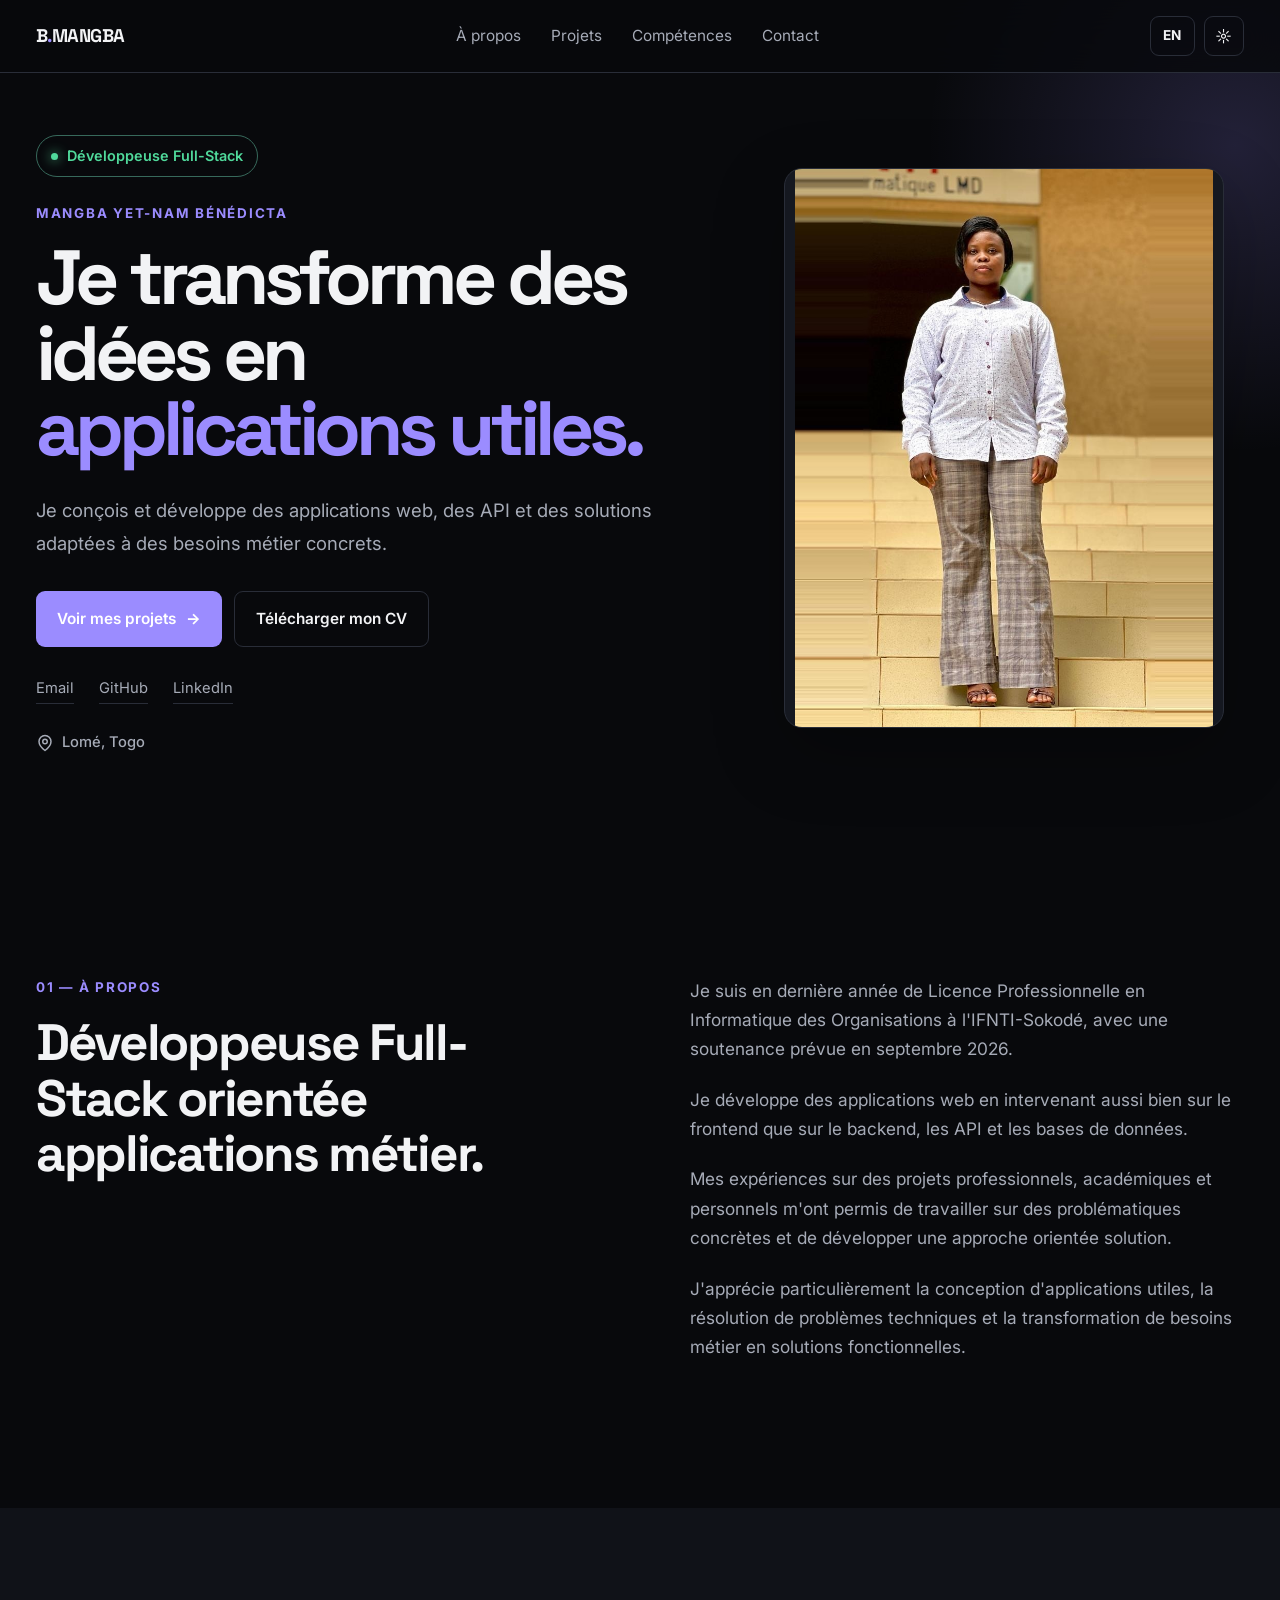
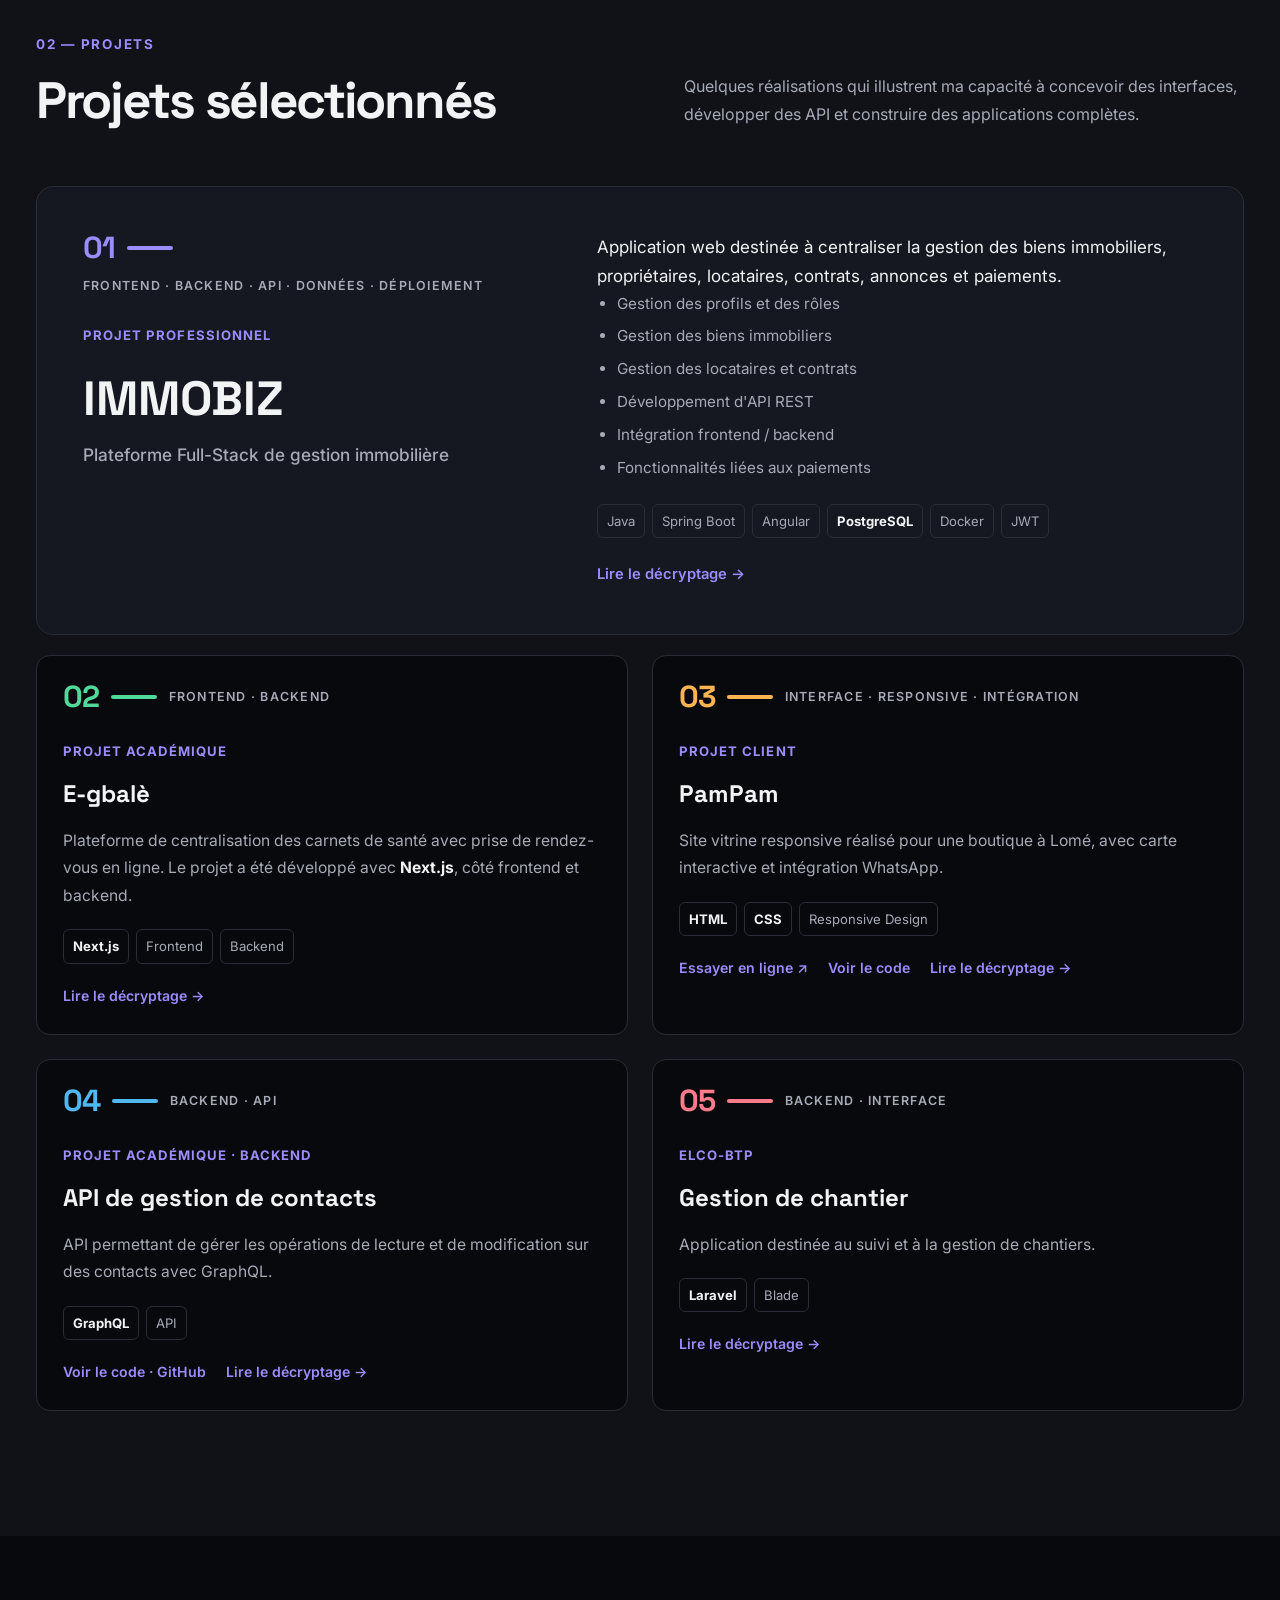
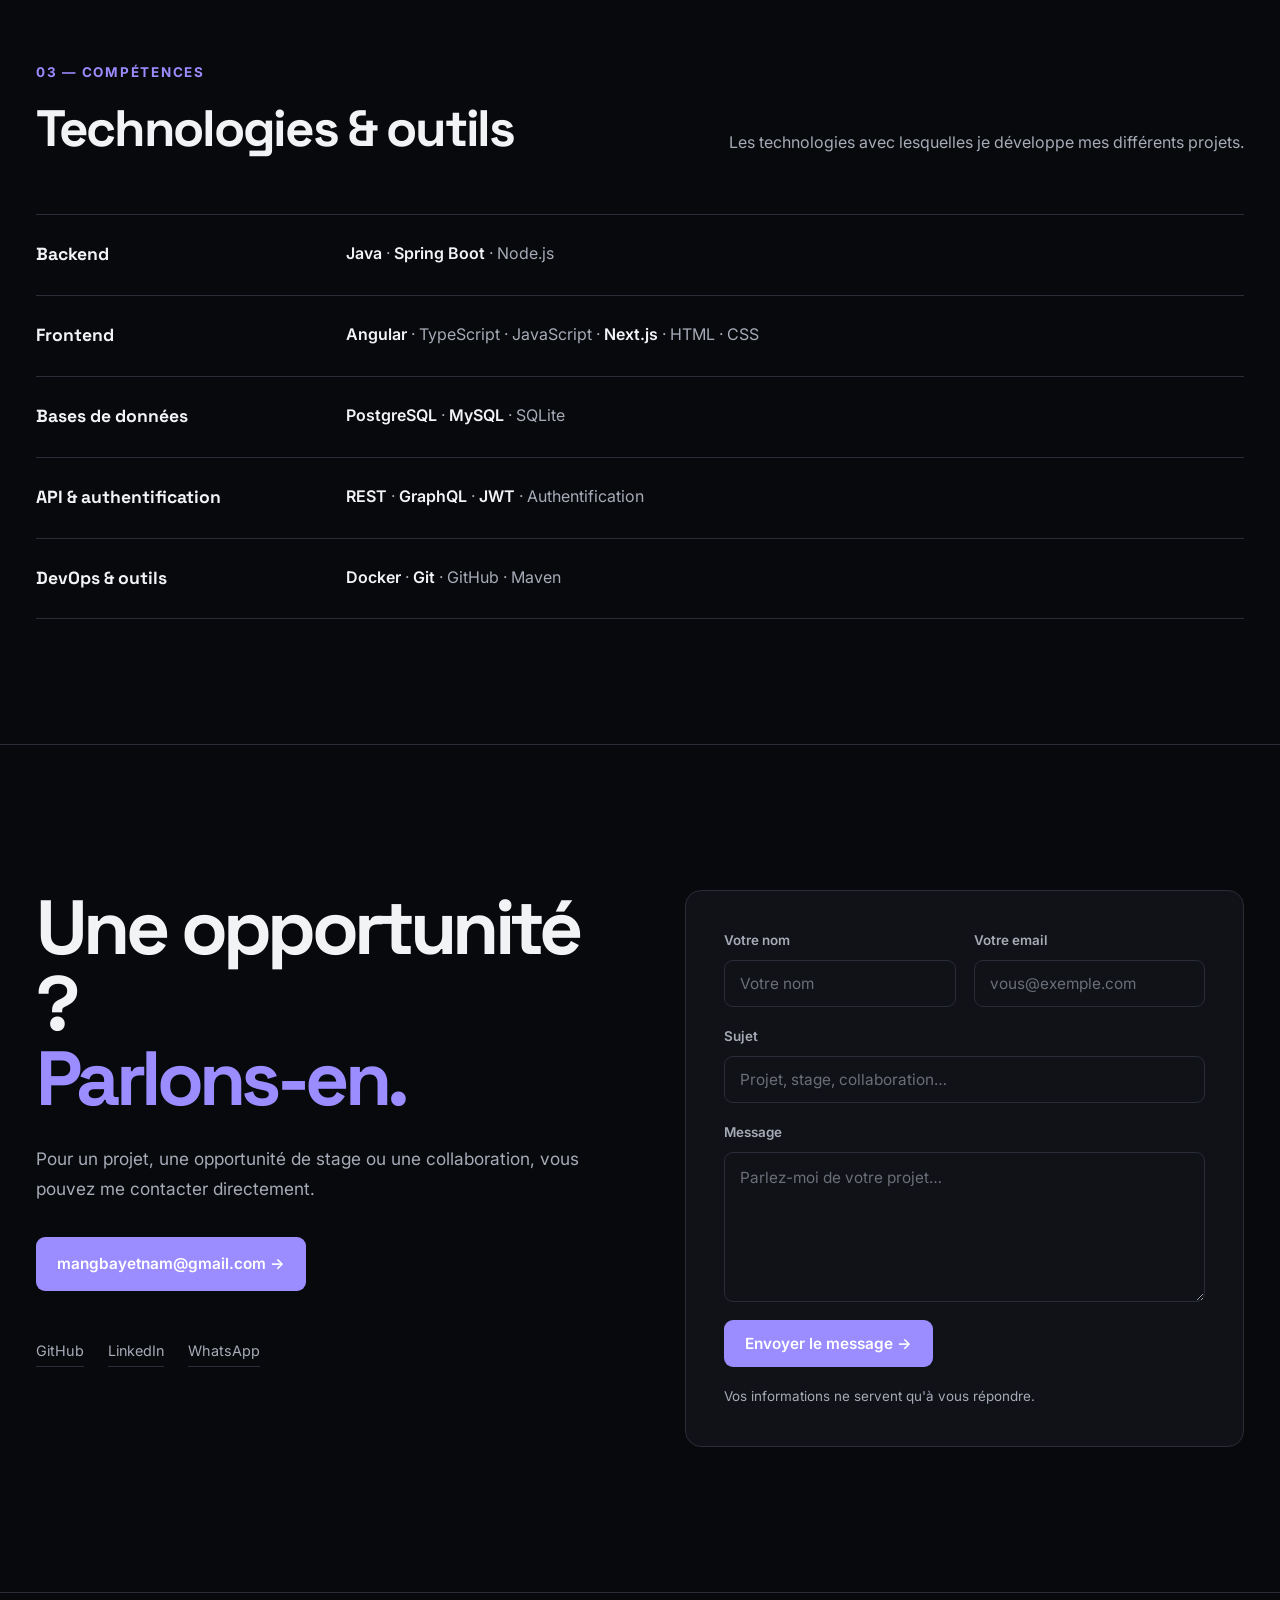
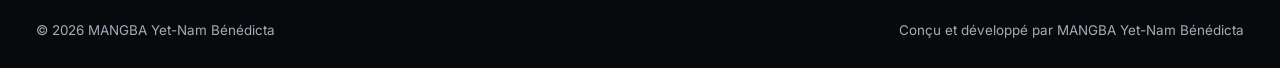
<file: index.html>
<!DOCTYPE html>
<html lang="fr" data-theme="dark">

<head>
  <meta charset="UTF-8">
  <meta name="viewport" content="width=device-width, initial-scale=1.0">

  <meta
    name="description"
    content="Portfolio de MANGBA Yet-Nam Bénédicta — Développeuse Full-Stack."
  >

  <title>MANGBA Yet-Nam Bénédicta — Développeuse Full-Stack</title>

  <link rel="alternate" hreflang="fr" href="index.html">
  <link rel="alternate" hreflang="en" href="index.en.html">

  <link rel="preconnect" href="https://fonts.googleapis.com">
  <link rel="preconnect" href="https://fonts.gstatic.com" crossorigin>

  <link
    href="https://fonts.googleapis.com/css2?family=Inter:wght@400;500;600;700&family=Space+Grotesk:wght@500;600;700&display=swap"
    rel="stylesheet"
  >

  <link rel="stylesheet" href="style.css">
</head>

<body>

<!-- =====================================================
     HEADER
===================================================== -->

<header class="site-header">

  <div class="container nav">

    <a href="#home" class="brand">
      B<span>.</span>MANGBA
    </a>

    <nav id="navMenu">

      <a href="#about">À propos</a>
      <a href="#work">Projets</a>
      <a href="#skills">Compétences</a>
      <a href="#contact">Contact</a>

    </nav>

    <div class="nav-actions">

      <a
        href="index.en.html"
        class="lang-switch"
        aria-label="Passer à la version anglaise"
        hreflang="en"
      >
        EN
      </a>

      <button
        id="themeToggle"
        class="icon-btn"
        aria-label="Changer de thème"
      >
        ☼
      </button>

      <button
        id="menuToggle"
        class="icon-btn menu-btn"
        aria-label="Ouvrir le menu"
      >
        ☰
      </button>

    </div>

  </div>

</header>


<main>

<!-- =====================================================
     HERO
===================================================== -->

<section class="hero" id="home">

  <div class="hero-orb"></div>

  <div class="container hero-grid">

    <div class="hero-copy">

      <div class="availability">

        <i></i>

        Développeuse Full-Stack

      </div>


      <p class="eyebrow">
        MANGBA Yet-Nam Bénédicta
      </p>


      <h1>
        Je transforme des idées en
        <em>applications utiles.</em>
      </h1>


      <p class="hero-text">
        Je conçois et développe des applications web,
        des API et des solutions adaptées à des besoins
        métier concrets.
      </p>


      <div class="hero-buttons">

        <a
          href="#work"
          class="btn primary"
        >
          Voir mes projets
          <b>→</b>
        </a>


        <a
          href="assets/MANGBA_Yet-Nam_Bénédicta_CV.pdf"
          class="btn ghost"
          download
        >
          Télécharger mon CV
        </a>

      </div>


      <div class="hero-links">

        <a href="mailto:mangbayetnam@gmail.com">
          Email
        </a>

        <a
          href="https://github.com/bendictamangba"
          target="_blank"
          rel="noopener"
        >
          GitHub
        </a>

        <a
          href="https://www.linkedin.com/in/yet-nam-b%C3%A9n%C3%A9dicta-mangba-b4b891425/"
          target="_blank"
          rel="noopener"
        >
          LinkedIn
        </a>

      </div>


      <!-- LOCALISATION -->

      <div class="location">

        <svg
          xmlns="http://www.w3.org/2000/svg"
          width="18"
          height="18"
          viewBox="0 0 24 24"
          fill="none"
          stroke="currentColor"
          stroke-width="2"
          stroke-linecap="round"
          stroke-linejoin="round"
          aria-hidden="true"
        >
          <path d="M20 10c0 6-8 12-8 12S4 16 4 10a8 8 0 1 1 16 0Z"></path>
          <circle cx="12" cy="10" r="3"></circle>
        </svg>

        <span>
          Lomé, Togo
        </span>

      </div>

    </div>


    <!-- PHOTO -->

    <div class="portrait-wrap">

      <div class="portrait">

        <img
          src="assets/images/me.jpeg"
          alt="Portrait de MANGBA Yet-Nam Bénédicta"
        >

      </div>

    </div>

  </div>

</section>


<!-- =====================================================
     ABOUT
===================================================== -->

<section
  id="about"
  class="section"
>

  <div class="container two-col">

    <div>

      <p class="section-index">
        01 — À PROPOS
      </p>

      <h2>
        Développeuse Full-Stack
        orientée applications métier.
      </h2>

    </div>


    <div class="body-copy">

      <p>
        Je suis en dernière année de Licence Professionnelle
        en Informatique des Organisations à l'IFNTI-Sokodé,
        avec une soutenance prévue en septembre 2026.
      </p>


      <p>
        Je développe des applications web en intervenant
        aussi bien sur le frontend que sur le backend,
        les API et les bases de données.
      </p>


      <p>
        Mes expériences sur des projets professionnels,
        académiques et personnels m'ont permis de travailler
        sur des problématiques concrètes et de développer
        une approche orientée solution.
      </p>


      <p>
        J'apprécie particulièrement la conception d'applications
        utiles, la résolution de problèmes techniques et la
        transformation de besoins métier en solutions fonctionnelles.
      </p>

    </div>

  </div>

</section>


<!-- =====================================================
     PROJECTS
===================================================== -->

<section
  id="work"
  class="section dark-section"
>

  <div class="container">

    <div class="section-head">

      <div>

        <p class="section-index">
          02 — PROJETS
        </p>

        <h2>
          Projets sélectionnés
        </h2>

      </div>


      <p>
        Quelques réalisations qui illustrent ma capacité
        à concevoir des interfaces, développer des API
        et construire des applications complètes.
      </p>

    </div>


    <!-- IMMOBIZ -->

    <article class="featured-project">

      <div class="project-info">

        <div class="project-lead">

          <div class="project-signature sig--immobiz">
            <span class="sig-number">01</span>
            <span class="sig-bar" aria-hidden="true"></span>
            <span class="sig-roles">Frontend · Backend · API · Données · Déploiement</span>
          </div>


          <span class="label">
            Projet professionnel
          </span>


          <h3>
            IMMOBIZ
          </h3>


          <h4>
            Plateforme Full-Stack de gestion immobilière
          </h4>

        </div>


        <div class="project-detail">

          <p>
            Application web destinée à centraliser la gestion
            des biens immobiliers, propriétaires, locataires,
            contrats, annonces et paiements.
          </p>


          <ul>

            <li>
              Gestion des profils et des rôles
            </li>

            <li>
              Gestion des biens immobiliers
            </li>

            <li>
              Gestion des locataires et contrats
            </li>

            <li>
              Développement d'API REST
            </li>

            <li>
              Intégration frontend / backend
            </li>

            <li>
              Fonctionnalités liées aux paiements
            </li>

          </ul>


          <div class="tech">

            <span>Java</span>
            <span>Spring Boot</span>
            <span>Angular</span>
            <span><b>PostgreSQL</b></span>
            <span>Docker</span>
            <span>JWT</span>

          </div>


          <a class="detail-link" href="work/immobiz.html">
            Lire le décryptage →
          </a>

        </div>

      </div>

    </article>


    <!-- OTHER PROJECTS -->

    <div class="project-grid">


      <!-- E-GBALE -->

      <article class="project-card">

        <div class="card-body">

          <div class="project-signature sig--egbale">
            <span class="sig-number">02</span>
            <span class="sig-bar" aria-hidden="true"></span>
            <span class="sig-roles">Frontend · Backend</span>
          </div>


          <span class="label">
            Projet académique
          </span>


          <h3>
            E-gbalè
          </h3>


          <p>
            Plateforme de centralisation des carnets de santé
            avec prise de rendez-vous en ligne.
            Le projet a été développé avec
            <strong>Next.js</strong>,
            côté frontend et backend.
          </p>


          <div class="tech">

            <span><b>Next.js</b></span>
            <span>Frontend</span>
            <span>Backend</span>

          </div>


          <div class="card-links">

            <a class="detail-link" href="work/egbale.html">
              Lire le décryptage →
            </a>

          </div>

        </div>

      </article>


      <!-- PAMPAM -->

      <article class="project-card">

        <div class="card-body">

          <div class="project-signature sig--pampam">
            <span class="sig-number">03</span>
            <span class="sig-bar" aria-hidden="true"></span>
            <span class="sig-roles">Interface · Responsive · Intégration</span>
          </div>


          <span class="label">
            Projet client
          </span>


          <h3>
            PamPam
          </h3>


          <p>
            Site vitrine responsive réalisé pour une boutique
            à Lomé, avec carte interactive et intégration
            WhatsApp.
          </p>


          <div class="tech">

            <span><b>HTML</b></span>
            <span><b>CSS</b></span>
            <span>Responsive Design</span>

          </div>


          <div class="card-links">

            <a
              href="https://pampam-iota.vercel.app"
              target="_blank"
              rel="noopener"
            >
              Essayer en ligne ↗
            </a>


            <a
              href="https://github.com/bendictamangba/pampam"
              target="_blank"
              rel="noopener"
            >
              Voir le code
            </a>

            <a class="detail-link" href="work/pampam.html">
              Lire le décryptage →
            </a>

          </div>

        </div>

      </article>


      <!-- GRAPHQL -->

      <article class="project-card">

        <div class="card-body no-image">

          <div class="project-signature sig--contact-api">
            <span class="sig-number">04</span>
            <span class="sig-bar" aria-hidden="true"></span>
            <span class="sig-roles">Backend · API</span>
          </div>


          <span class="label">
            Projet académique · Backend
          </span>


          <h3>
            API de gestion de contacts
          </h3>


          <p>
            API permettant de gérer les opérations
            de lecture et de modification sur des contacts
            avec GraphQL.
          </p>


          <div class="tech">

            <span><b>GraphQL</b></span>
            <span>API</span>

          </div>


          <div class="card-links">

            <a
              href="https://github.com/bendictamangba/API_gestioncontact_Graphql"
              target="_blank"
              rel="noopener"
            >
              Voir le code · GitHub
            </a>

            <a class="detail-link" href="work/contact-api.html">
              Lire le décryptage →
            </a>

          </div>

        </div>

      </article>


      <!-- ELCO BTP -->

      <article class="project-card">

        <div class="card-body">

          <div class="project-signature sig--elco-btp">
            <span class="sig-number">05</span>
            <span class="sig-bar" aria-hidden="true"></span>
            <span class="sig-roles">Backend · Interface</span>
          </div>


          <span class="label">
            ELCO-BTP
          </span>


          <h3>
            Gestion de chantier
          </h3>


          <p>
            Application destinée au suivi et à la gestion
            de chantiers.
          </p>


          <div class="tech">

            <span><b>Laravel</b></span>
            <span>Blade</span>

          </div>


          <div class="card-links">

            <a class="detail-link" href="work/elco-btp.html">
              Lire le décryptage →
            </a>

          </div>

        </div>

      </article>

    </div>

  </div>

</section>


<!-- =====================================================
     SKILLS
===================================================== -->

<section
  id="skills"
  class="section"
>

  <div class="container">

    <div class="section-head">

      <div>

        <p class="section-index">
          03 — COMPÉTENCES
        </p>

        <h2>
          Technologies & outils
        </h2>

      </div>


      <p>
        Les technologies avec lesquelles je développe
        mes différents projets.
      </p>

    </div>


    <div class="skill-list">


      <div>

        <strong>
          Backend
        </strong>

        <span>
          <b>Java</b> · <b>Spring Boot</b> ·
          Node.js
        </span>

      </div>


      <div>

        <strong>
          Frontend
        </strong>

        <span>
          <b>Angular</b> · TypeScript · JavaScript ·
          <b>Next.js</b> · HTML · CSS
        </span>

      </div>


      <div>

        <strong>
          Bases de données
        </strong>

        <span>
          <b>PostgreSQL</b> · <b>MySQL</b> · SQLite
        </span>

      </div>


      <div>

        <strong>
          API & authentification
        </strong>

        <span>
          <b>REST</b> · <b>GraphQL</b> ·
          <b>JWT</b> · Authentification
        </span>

      </div>


      <div>

        <strong>
          DevOps & outils
        </strong>

        <span>
          <b>Docker</b> · <b>Git</b> ·
          GitHub · Maven
        </span>

      </div>

    </div>

  </div>

</section>


<!-- =====================================================
     CONTACT
===================================================== -->

<section
  id="contact"
  class="contact-section"
>

  <div class="container contact-inner">

    <div class="contact-grid">

      <div class="contact-copy">

        <h2>
          Une opportunité ?
          <br>
          <em>Parlons-en.</em>
        </h2>


        <p class="contact-intro">
          Pour un projet, une opportunité de stage
          ou une collaboration, vous pouvez me contacter
          directement.
        </p>


        <a
          class="btn primary"
          href="mailto:mangbayetnam@gmail.com"
        >
          mangbayetnam@gmail.com →
        </a>


        <div class="contact-bottom">

          <a
            href="https://github.com/bendictamangba"
            target="_blank"
            rel="noopener"
          >
            GitHub
          </a>


          <a
            href="https://www.linkedin.com/in/yet-nam-b%C3%A9n%C3%A9dicta-mangba-b4b891425/"
            target="_blank"
            rel="noopener"
          >
            LinkedIn
          </a>


          <a
            href="https://wa.me/22892177598"
            target="_blank"
            rel="noopener"
          >
            WhatsApp
          </a>

        </div>

      </div>


      <div class="contact-form-wrap">

        <p class="form-success" id="formSuccess" hidden>
          Message envoyé, merci ! Je vous réponds dès que possible.
        </p>


        <form
          id="contactForm"
          class="contact-form"
          action="https://formsubmit.co/alidayetnam@gmail.com"
          method="POST"
          data-sending="Envoi en cours…"
        >

          <input type="hidden" name="_subject" value="Nouveau message depuis le portfolio">
          <input type="hidden" name="_template" value="table">
          <input type="hidden" name="_next" value="https://bendictamangba.github.io/portefolio/index.html?sent=1#contact">
          <input type="text" name="_honey" class="form-honeypot" tabindex="-1" autocomplete="off" aria-hidden="true">

          <div class="form-field">
            <label for="name">Votre nom</label>
            <input id="name" name="name" type="text" placeholder="Votre nom" required>
          </div>


          <div class="form-field">
            <label for="email">Votre email</label>
            <input id="email" name="email" type="email" placeholder="vous@exemple.com" required>
          </div>


          <div class="form-field form-field--full">
            <label for="subject">Sujet</label>
            <input id="subject" name="subject" type="text" placeholder="Projet, stage, collaboration…" required>
          </div>


          <div class="form-field form-field--full">
            <label for="message">Message</label>
            <textarea id="message" name="message" placeholder="Parlez-moi de votre projet…" required></textarea>
          </div>


          <button class="btn primary form-submit" type="submit">
            Envoyer le message →
          </button>

          <p class="form-note">
            Vos informations ne servent qu'à vous répondre.
          </p>

        </form>

      </div>

    </div>

  </div>

</section>

</main>


<!-- =====================================================
     FOOTER
===================================================== -->

<footer>

  <div class="container">

    <span>
      © 2026 MANGBA Yet-Nam Bénédicta
    </span>


    <span>
      Conçu et développé par MANGBA Yet-Nam Bénédicta
    </span>

  </div>

</footer>


<script>

const root = document.documentElement;

const theme =
  document.getElementById("themeToggle");

const menu =
  document.getElementById("menuToggle");

const nav =
  document.getElementById("navMenu");


const savedTheme =
  localStorage.getItem("theme");


if (savedTheme) {

  root.dataset.theme = savedTheme;

}


function updateThemeIcon() {

  theme.textContent =
    root.dataset.theme === "dark"
      ? "☼"
      : "☾";

}


updateThemeIcon();


theme.onclick = () => {

  root.dataset.theme =
    root.dataset.theme === "dark"
      ? "light"
      : "dark";


  localStorage.setItem(
    "theme",
    root.dataset.theme
  );


  updateThemeIcon();

};


menu.onclick = () => {

  nav.classList.toggle("open");

};


nav
  .querySelectorAll("a")
  .forEach(link => {

    link.onclick = () => {

      nav.classList.remove("open");

    };

  });


/* CONTACT FORM */

const form =
  document.getElementById("contactForm");

const formSuccess =
  document.getElementById("formSuccess");


if (
  new URLSearchParams(location.search)
    .has("sent")
) {

  formSuccess.hidden = false;

  form.hidden = true;

}


if (form) {

  form.onsubmit = () => {

    const btn =
      form.querySelector(
        "button[type=submit]"
      );

    btn.disabled = true;

    btn.textContent =
      form.dataset.sending;

  };

}

</script>

</body>

</html>
</file>
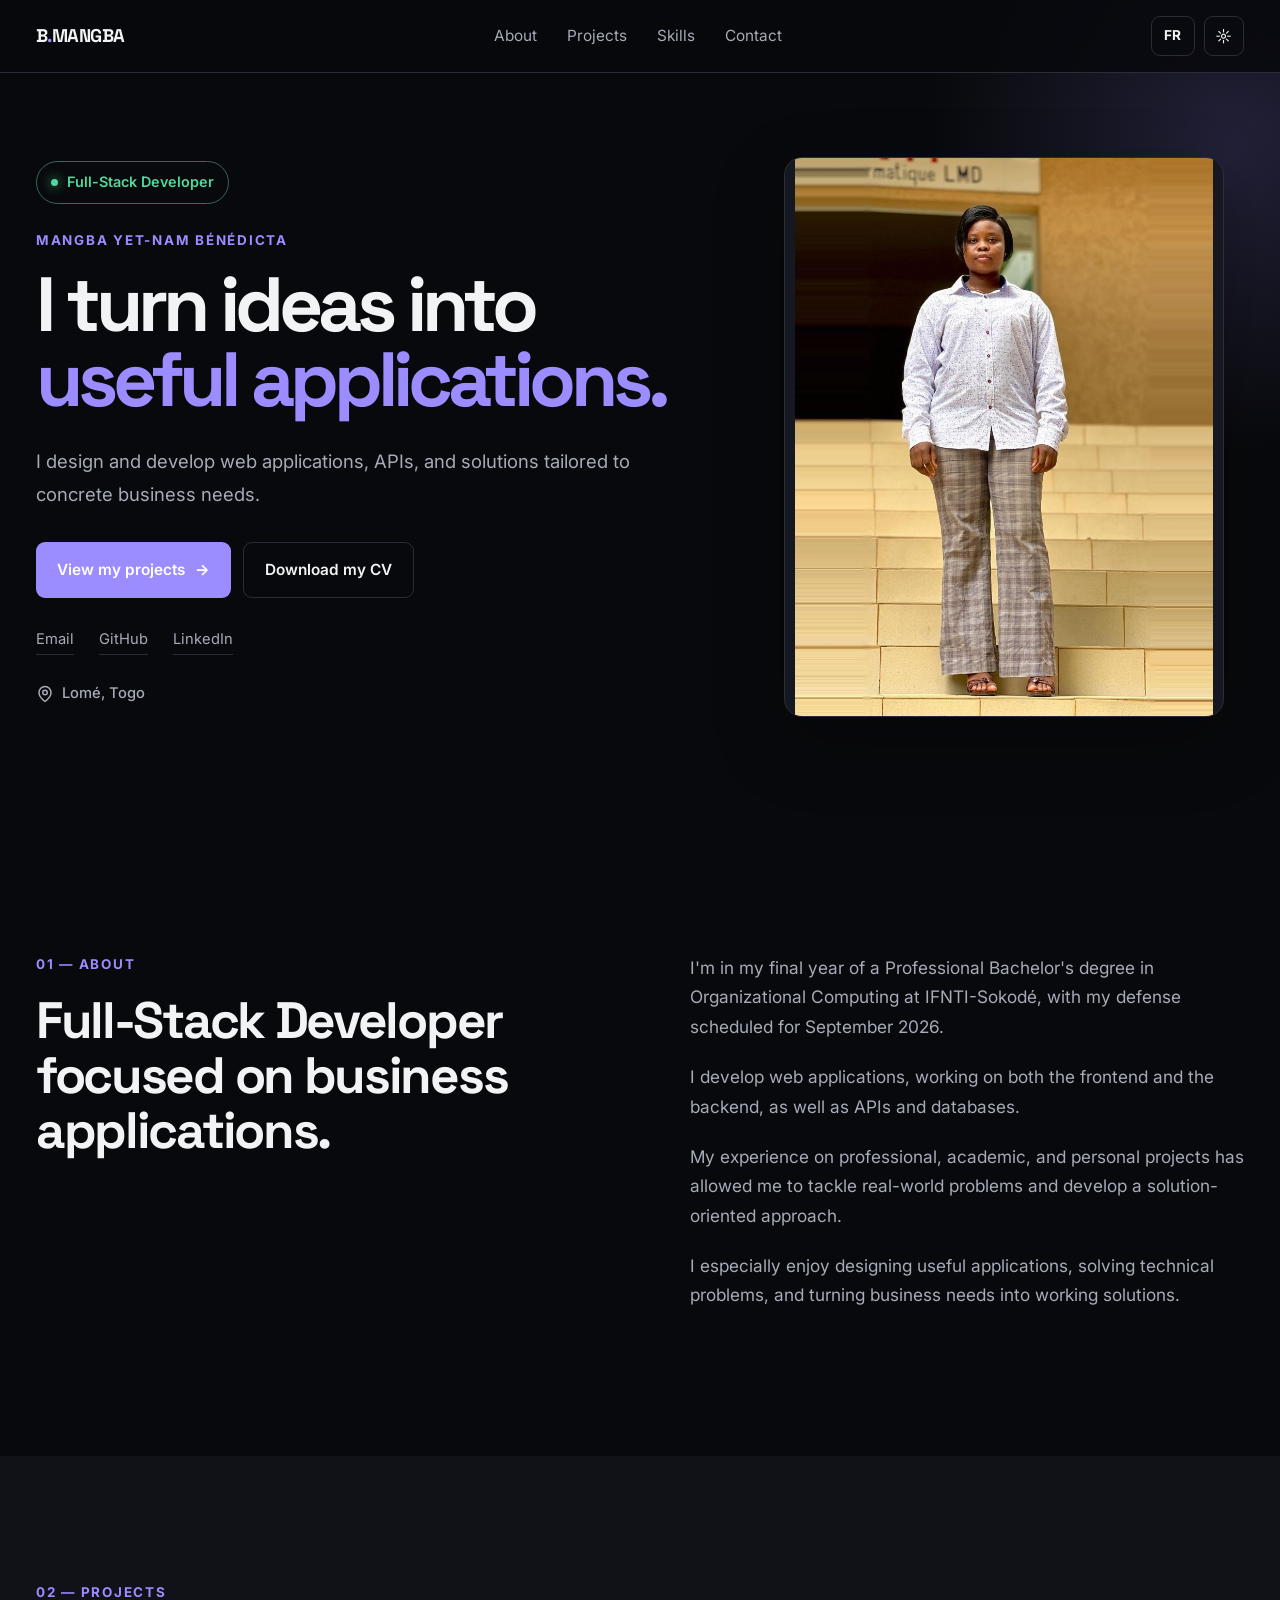
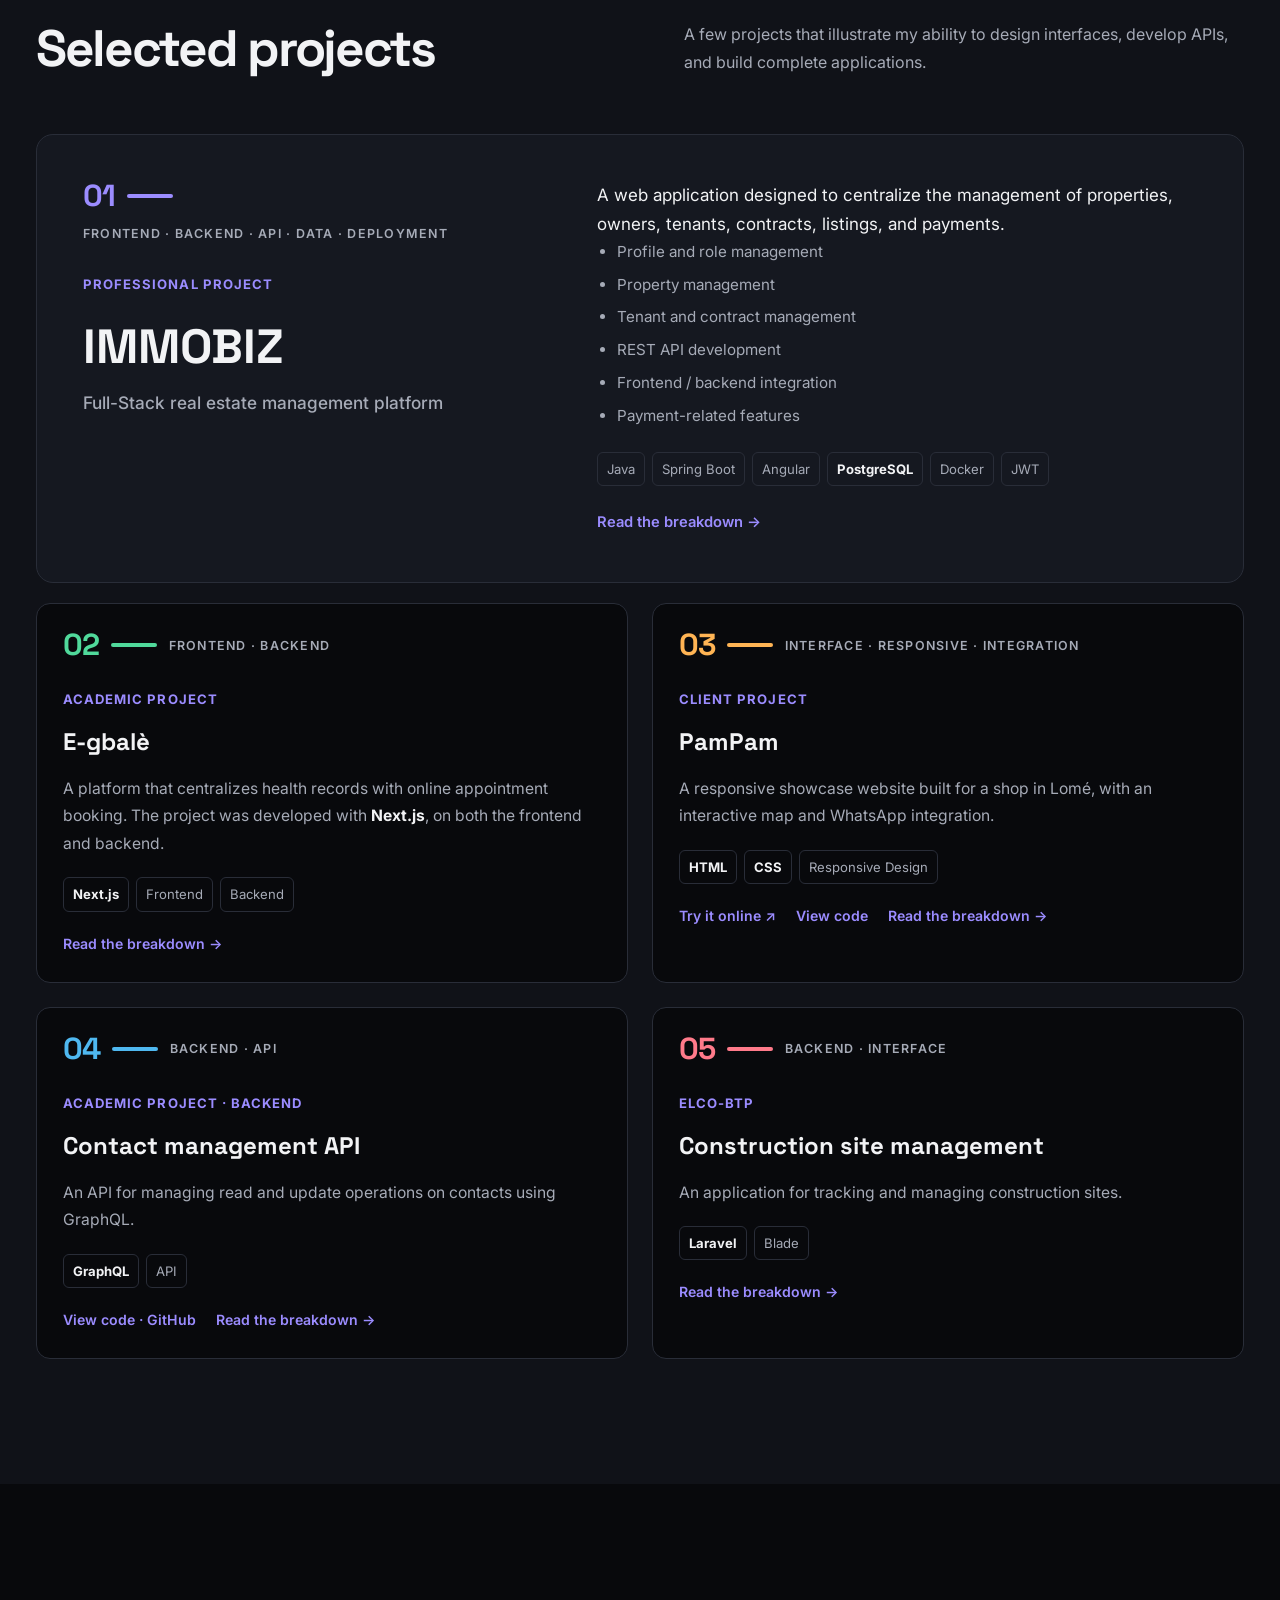
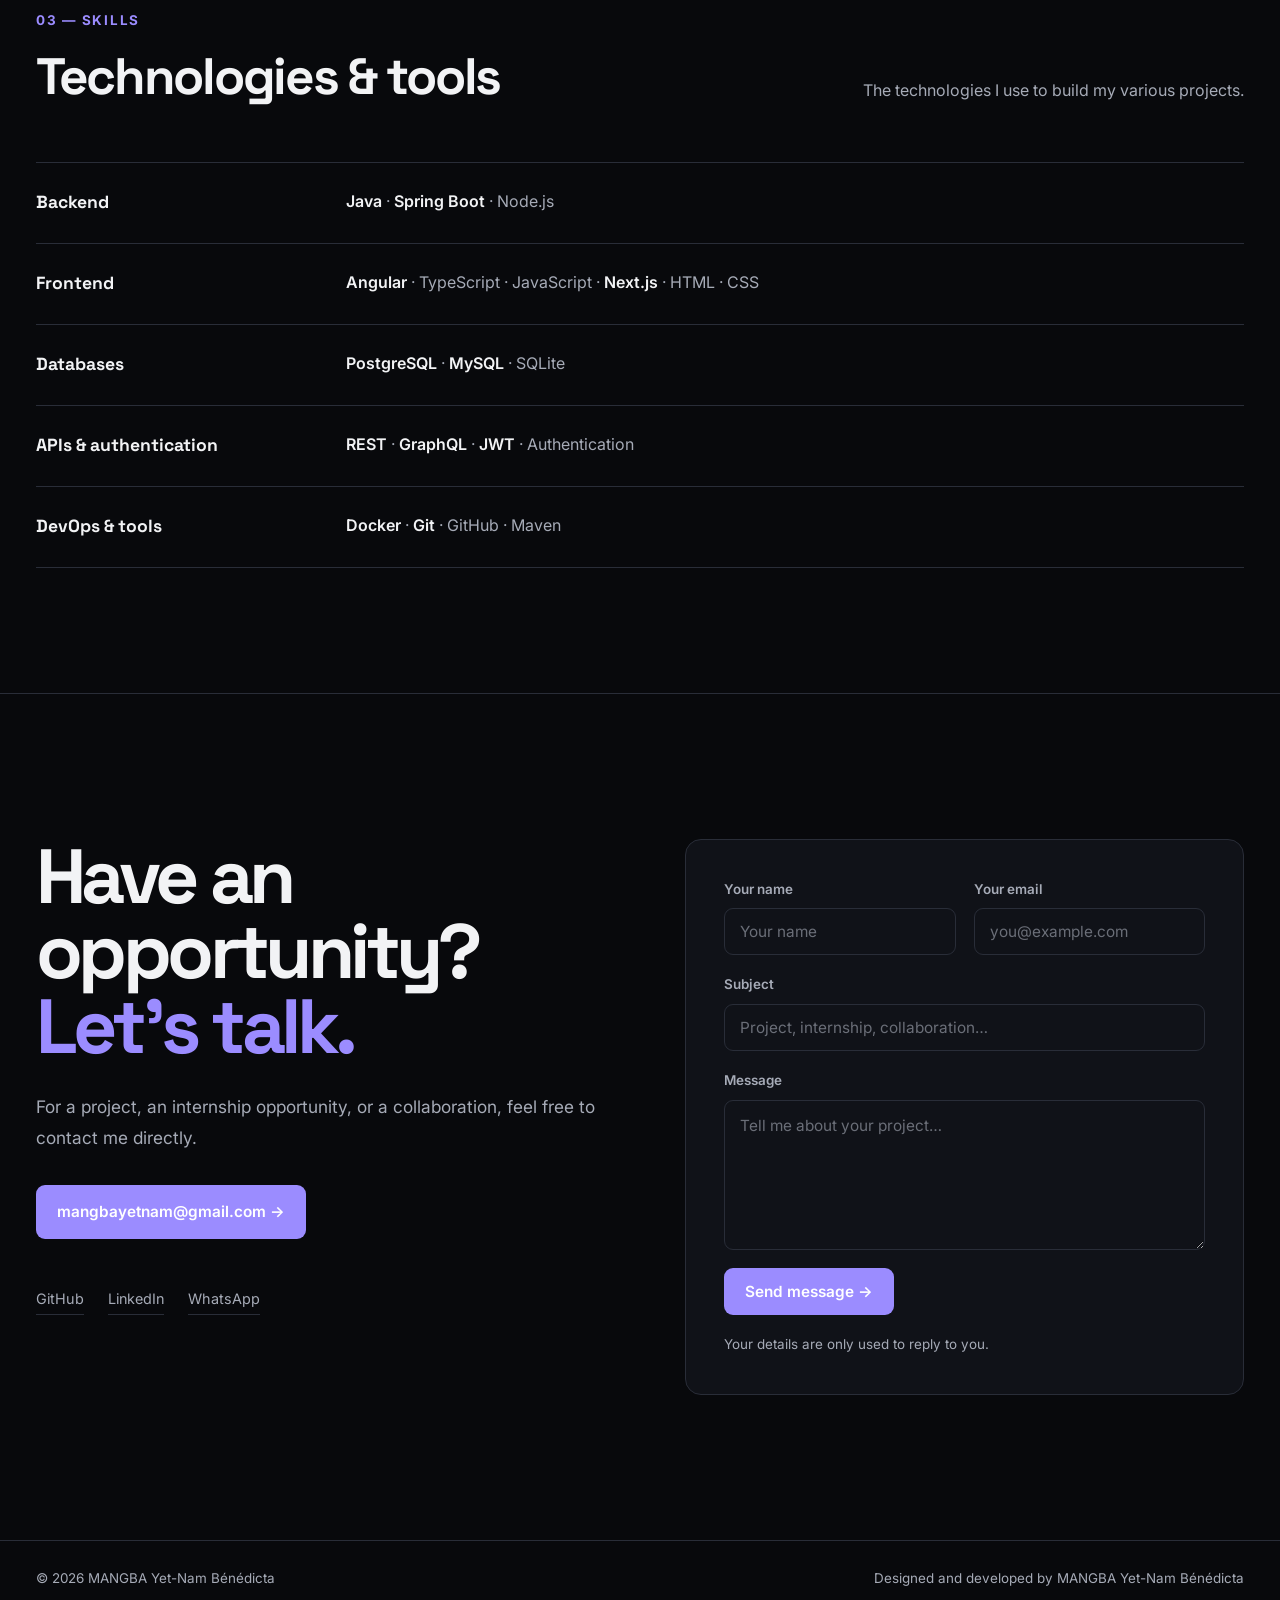
<file: index.en.html>
<!DOCTYPE html>
<html lang="en" data-theme="dark">

<head>
  <meta charset="UTF-8">
  <meta name="viewport" content="width=device-width, initial-scale=1.0">

  <meta
    name="description"
    content="Portfolio of MANGBA Yet-Nam Bénédicta — Full-Stack Developer."
  >

  <title>MANGBA Yet-Nam Bénédicta — Full-Stack Developer</title>

  <link rel="alternate" hreflang="fr" href="index.html">
  <link rel="alternate" hreflang="en" href="index.en.html">

  <link rel="preconnect" href="https://fonts.googleapis.com">
  <link rel="preconnect" href="https://fonts.gstatic.com" crossorigin>

  <link
    href="https://fonts.googleapis.com/css2?family=Inter:wght@400;500;600;700&family=Space+Grotesk:wght@500;600;700&display=swap"
    rel="stylesheet"
  >

  <link rel="stylesheet" href="style.css">
</head>

<body>

<!-- =====================================================
     HEADER
===================================================== -->

<header class="site-header">

  <div class="container nav">

    <a href="#home" class="brand">
      B<span>.</span>MANGBA
    </a>

    <nav id="navMenu">

      <a href="#about">About</a>
      <a href="#work">Projects</a>
      <a href="#skills">Skills</a>
      <a href="#contact">Contact</a>

    </nav>

    <div class="nav-actions">

      <a
        href="index.html"
        class="lang-switch"
        aria-label="Switch to French version"
        hreflang="fr"
      >
        FR
      </a>

      <button
        id="themeToggle"
        class="icon-btn"
        aria-label="Toggle theme"
      >
        ☼
      </button>

      <button
        id="menuToggle"
        class="icon-btn menu-btn"
        aria-label="Open menu"
      >
        ☰
      </button>

    </div>

  </div>

</header>


<main>

<!-- =====================================================
     HERO
===================================================== -->

<section class="hero" id="home">

  <div class="hero-orb"></div>

  <div class="container hero-grid">

    <div class="hero-copy">

      <div class="availability">

        <i></i>

        Full-Stack Developer

      </div>


      <p class="eyebrow">
        MANGBA Yet-Nam Bénédicta
      </p>


      <h1>
        I turn ideas into
        <em>useful applications.</em>
      </h1>


      <p class="hero-text">
        I design and develop web applications, APIs, and solutions
        tailored to concrete business needs.
      </p>


      <div class="hero-buttons">

        <a
          href="#work"
          class="btn primary"
        >
          View my projects
          <b>→</b>
        </a>


        <a
          href="assets/MANGBA_Yet-Nam_Bénédicta_CV.pdf"
          class="btn ghost"
          download
        >
          Download my CV
        </a>

      </div>


      <div class="hero-links">

        <a href="mailto:mangbayetnam@gmail.com">
          Email
        </a>

        <a
          href="https://github.com/bendictamangba"
          target="_blank"
          rel="noopener"
        >
          GitHub
        </a>

        <a
          href="https://www.linkedin.com/in/yet-nam-b%C3%A9n%C3%A9dicta-mangba-b4b891425/"
          target="_blank"
          rel="noopener"
        >
          LinkedIn
        </a>

      </div>


      <!-- LOCATION -->

      <div class="location">

        <svg
          xmlns="http://www.w3.org/2000/svg"
          width="18"
          height="18"
          viewBox="0 0 24 24"
          fill="none"
          stroke="currentColor"
          stroke-width="2"
          stroke-linecap="round"
          stroke-linejoin="round"
          aria-hidden="true"
        >
          <path d="M20 10c0 6-8 12-8 12S4 16 4 10a8 8 0 1 1 16 0Z"></path>
          <circle cx="12" cy="10" r="3"></circle>
        </svg>

        <span>
          Lomé, Togo
        </span>

      </div>

    </div>


    <!-- PHOTO -->

    <div class="portrait-wrap">

      <div class="portrait">

        <img
          src="assets/images/me.jpeg"
          alt="Portrait of MANGBA Yet-Nam Bénédicta"
        >

      </div>

    </div>

  </div>

</section>


<!-- =====================================================
     ABOUT
===================================================== -->

<section
  id="about"
  class="section"
>

  <div class="container two-col">

    <div>

      <p class="section-index">
        01 — ABOUT
      </p>

      <h2>
        Full-Stack Developer
        focused on business applications.
      </h2>

    </div>


    <div class="body-copy">

      <p>
        I'm in my final year of a Professional Bachelor's degree in
        Organizational Computing at IFNTI-Sokodé, with my defense
        scheduled for September 2026.
      </p>


      <p>
        I develop web applications, working on both the frontend and
        the backend, as well as APIs and databases.
      </p>


      <p>
        My experience on professional, academic, and personal projects
        has allowed me to tackle real-world problems and develop a
        solution-oriented approach.
      </p>


      <p>
        I especially enjoy designing useful applications, solving
        technical problems, and turning business needs into working
        solutions.
      </p>

    </div>

  </div>

</section>


<!-- =====================================================
     PROJECTS
===================================================== -->

<section
  id="work"
  class="section dark-section"
>

  <div class="container">

    <div class="section-head">

      <div>

        <p class="section-index">
          02 — PROJECTS
        </p>

        <h2>
          Selected projects
        </h2>

      </div>


      <p>
        A few projects that illustrate my ability to design interfaces,
        develop APIs, and build complete applications.
      </p>

    </div>


    <!-- IMMOBIZ -->

    <article class="featured-project">

      <div class="project-info">

        <div class="project-lead">

          <div class="project-signature sig--immobiz">
            <span class="sig-number">01</span>
            <span class="sig-bar" aria-hidden="true"></span>
            <span class="sig-roles">Frontend · Backend · API · Data · Deployment</span>
          </div>


          <span class="label">
            Professional project
          </span>


          <h3>
            IMMOBIZ
          </h3>


          <h4>
            Full-Stack real estate management platform
          </h4>

        </div>


        <div class="project-detail">

          <p>
            A web application designed to centralize the management of
            properties, owners, tenants, contracts, listings, and payments.
          </p>


          <ul>

            <li>
              Profile and role management
            </li>

            <li>
              Property management
            </li>

            <li>
              Tenant and contract management
            </li>

            <li>
              REST API development
            </li>

            <li>
              Frontend / backend integration
            </li>

            <li>
              Payment-related features
            </li>

          </ul>


          <div class="tech">

            <span>Java</span>
            <span>Spring Boot</span>
            <span>Angular</span>
            <span><b>PostgreSQL</b></span>
            <span>Docker</span>
            <span>JWT</span>

          </div>


          <a class="detail-link" href="work/immobiz.en.html">
            Read the breakdown →
          </a>

        </div>

      </div>

    </article>


    <!-- OTHER PROJECTS -->

    <div class="project-grid">


      <!-- E-GBALE -->

      <article class="project-card">

        <div class="card-body">

          <div class="project-signature sig--egbale">
            <span class="sig-number">02</span>
            <span class="sig-bar" aria-hidden="true"></span>
            <span class="sig-roles">Frontend · Backend</span>
          </div>


          <span class="label">
            Academic project
          </span>


          <h3>
            E-gbalè
          </h3>


          <p>
            A platform that centralizes health records with online
            appointment booking. The project was developed with
            <strong>Next.js</strong>, on both the frontend and backend.
          </p>


          <div class="tech">

            <span><b>Next.js</b></span>
            <span>Frontend</span>
            <span>Backend</span>

          </div>


          <div class="card-links">

            <a class="detail-link" href="work/egbale.en.html">
              Read the breakdown →
            </a>

          </div>

        </div>

      </article>


      <!-- PAMPAM -->

      <article class="project-card">

        <div class="card-body">

          <div class="project-signature sig--pampam">
            <span class="sig-number">03</span>
            <span class="sig-bar" aria-hidden="true"></span>
            <span class="sig-roles">Interface · Responsive · Integration</span>
          </div>


          <span class="label">
            Client project
          </span>


          <h3>
            PamPam
          </h3>


          <p>
            A responsive showcase website built for a shop in Lomé,
            with an interactive map and WhatsApp integration.
          </p>


          <div class="tech">

            <span><b>HTML</b></span>
            <span><b>CSS</b></span>
            <span>Responsive Design</span>

          </div>


          <div class="card-links">

            <a
              href="https://pampam-iota.vercel.app"
              target="_blank"
              rel="noopener"
            >
              Try it online ↗
            </a>


            <a
              href="https://github.com/bendictamangba/pampam"
              target="_blank"
              rel="noopener"
            >
              View code
            </a>

            <a class="detail-link" href="work/pampam.en.html">
              Read the breakdown →
            </a>

          </div>

        </div>

      </article>


      <!-- GRAPHQL -->

      <article class="project-card">

        <div class="card-body no-image">

          <div class="project-signature sig--contact-api">
            <span class="sig-number">04</span>
            <span class="sig-bar" aria-hidden="true"></span>
            <span class="sig-roles">Backend · API</span>
          </div>


          <span class="label">
            Academic project · Backend
          </span>


          <h3>
            Contact management API
          </h3>


          <p>
            An API for managing read and update operations on contacts
            using GraphQL.
          </p>


          <div class="tech">

            <span><b>GraphQL</b></span>
            <span>API</span>

          </div>


          <div class="card-links">

            <a
              href="https://github.com/bendictamangba/API_gestioncontact_Graphql"
              target="_blank"
              rel="noopener"
            >
              View code · GitHub
            </a>

            <a class="detail-link" href="work/contact-api.en.html">
              Read the breakdown →
            </a>

          </div>

        </div>

      </article>


      <!-- ELCO BTP -->

      <article class="project-card">

        <div class="card-body">

          <div class="project-signature sig--elco-btp">
            <span class="sig-number">05</span>
            <span class="sig-bar" aria-hidden="true"></span>
            <span class="sig-roles">Backend · Interface</span>
          </div>


          <span class="label">
            ELCO-BTP
          </span>


          <h3>
            Construction site management
          </h3>


          <p>
            An application for tracking and managing construction sites.
          </p>


          <div class="tech">

            <span><b>Laravel</b></span>
            <span>Blade</span>

          </div>


          <div class="card-links">

            <a class="detail-link" href="work/elco-btp.en.html">
              Read the breakdown →
            </a>

          </div>

        </div>

      </article>

    </div>

  </div>

</section>


<!-- =====================================================
     SKILLS
===================================================== -->

<section
  id="skills"
  class="section"
>

  <div class="container">

    <div class="section-head">

      <div>

        <p class="section-index">
          03 — SKILLS
        </p>

        <h2>
          Technologies & tools
        </h2>

      </div>


      <p>
        The technologies I use to build my various projects.
      </p>

    </div>


    <div class="skill-list">


      <div>

        <strong>
          Backend
        </strong>

        <span>
          <b>Java</b> · <b>Spring Boot</b> ·
          Node.js
        </span>

      </div>


      <div>

        <strong>
          Frontend
        </strong>

        <span>
          <b>Angular</b> · TypeScript · JavaScript ·
          <b>Next.js</b> · HTML · CSS
        </span>

      </div>


      <div>

        <strong>
          Databases
        </strong>

        <span>
          <b>PostgreSQL</b> · <b>MySQL</b> · SQLite
        </span>

      </div>


      <div>

        <strong>
          APIs & authentication
        </strong>

        <span>
          <b>REST</b> · <b>GraphQL</b> ·
          <b>JWT</b> · Authentication
        </span>

      </div>


      <div>

        <strong>
          DevOps & tools
        </strong>

        <span>
          <b>Docker</b> · <b>Git</b> ·
          GitHub · Maven
        </span>

      </div>

    </div>

  </div>

</section>


<!-- =====================================================
     CONTACT
===================================================== -->

<section
  id="contact"
  class="contact-section"
>

  <div class="container contact-inner">

    <div class="contact-grid">

      <div class="contact-copy">

        <h2>
          Have an opportunity?
          <br>
          <em>Let's talk.</em>
        </h2>


        <p class="contact-intro">
          For a project, an internship opportunity, or a collaboration,
          feel free to contact me directly.
        </p>


        <a
          class="btn primary"
          href="mailto:mangbayetnam@gmail.com"
        >
          mangbayetnam@gmail.com →
        </a>


        <div class="contact-bottom">

          <a
            href="https://github.com/bendictamangba"
            target="_blank"
            rel="noopener"
          >
            GitHub
          </a>


          <a
            href="https://www.linkedin.com/in/yet-nam-b%C3%A9n%C3%A9dicta-mangba-b4b891425/"
            target="_blank"
            rel="noopener"
          >
            LinkedIn
          </a>


          <a
            href="https://wa.me/22892177598"
            target="_blank"
            rel="noopener"
          >
            WhatsApp
          </a>

        </div>

      </div>


      <div class="contact-form-wrap">

        <p class="form-success" id="formSuccess" hidden>
          Message sent, thank you! I'll get back to you as soon as possible.
        </p>


        <form
          id="contactForm"
          class="contact-form"
          action="https://formsubmit.co/alidayetnam@gmail.com"
          method="POST"
          data-sending="Sending…"
        >

          <input type="hidden" name="_subject" value="New message from the portfolio">
          <input type="hidden" name="_template" value="table">
          <input type="hidden" name="_next" value="https://bendictamangba.github.io/portefolio/index.en.html?sent=1#contact">
          <input type="text" name="_honey" class="form-honeypot" tabindex="-1" autocomplete="off" aria-hidden="true">

          <div class="form-field">
            <label for="name">Your name</label>
            <input id="name" name="name" type="text" placeholder="Your name" required>
          </div>


          <div class="form-field">
            <label for="email">Your email</label>
            <input id="email" name="email" type="email" placeholder="you@example.com" required>
          </div>


          <div class="form-field form-field--full">
            <label for="subject">Subject</label>
            <input id="subject" name="subject" type="text" placeholder="Project, internship, collaboration…" required>
          </div>


          <div class="form-field form-field--full">
            <label for="message">Message</label>
            <textarea id="message" name="message" placeholder="Tell me about your project…" required></textarea>
          </div>


          <button class="btn primary form-submit" type="submit">
            Send message →
          </button>

          <p class="form-note">
            Your details are only used to reply to you.
          </p>

        </form>

      </div>

    </div>

  </div>

</section>

</main>


<!-- =====================================================
     FOOTER
===================================================== -->

<footer>

  <div class="container">

    <span>
      © 2026 MANGBA Yet-Nam Bénédicta
    </span>


    <span>
      Designed and developed by MANGBA Yet-Nam Bénédicta
    </span>

  </div>

</footer>


<script>

const root = document.documentElement;

const theme =
  document.getElementById("themeToggle");

const menu =
  document.getElementById("menuToggle");

const nav =
  document.getElementById("navMenu");


const savedTheme =
  localStorage.getItem("theme");


if (savedTheme) {

  root.dataset.theme = savedTheme;

}


function updateThemeIcon() {

  theme.textContent =
    root.dataset.theme === "dark"
      ? "☼"
      : "☾";

}


updateThemeIcon();


theme.onclick = () => {

  root.dataset.theme =
    root.dataset.theme === "dark"
      ? "light"
      : "dark";


  localStorage.setItem(
    "theme",
    root.dataset.theme
  );


  updateThemeIcon();

};


menu.onclick = () => {

  nav.classList.toggle("open");

};


nav
  .querySelectorAll("a")
  .forEach(link => {

    link.onclick = () => {

      nav.classList.remove("open");

    };

  });


/* CONTACT FORM */

const form =
  document.getElementById("contactForm");

const formSuccess =
  document.getElementById("formSuccess");


if (
  new URLSearchParams(location.search)
    .has("sent")
) {

  formSuccess.hidden = false;

  form.hidden = true;

}


if (form) {

  form.onsubmit = () => {

    const btn =
      form.querySelector(
        "button[type=submit]"
      );

    btn.disabled = true;

    btn.textContent =
      form.dataset.sending;

  };

}

</script>

</body>

</html>
</file>
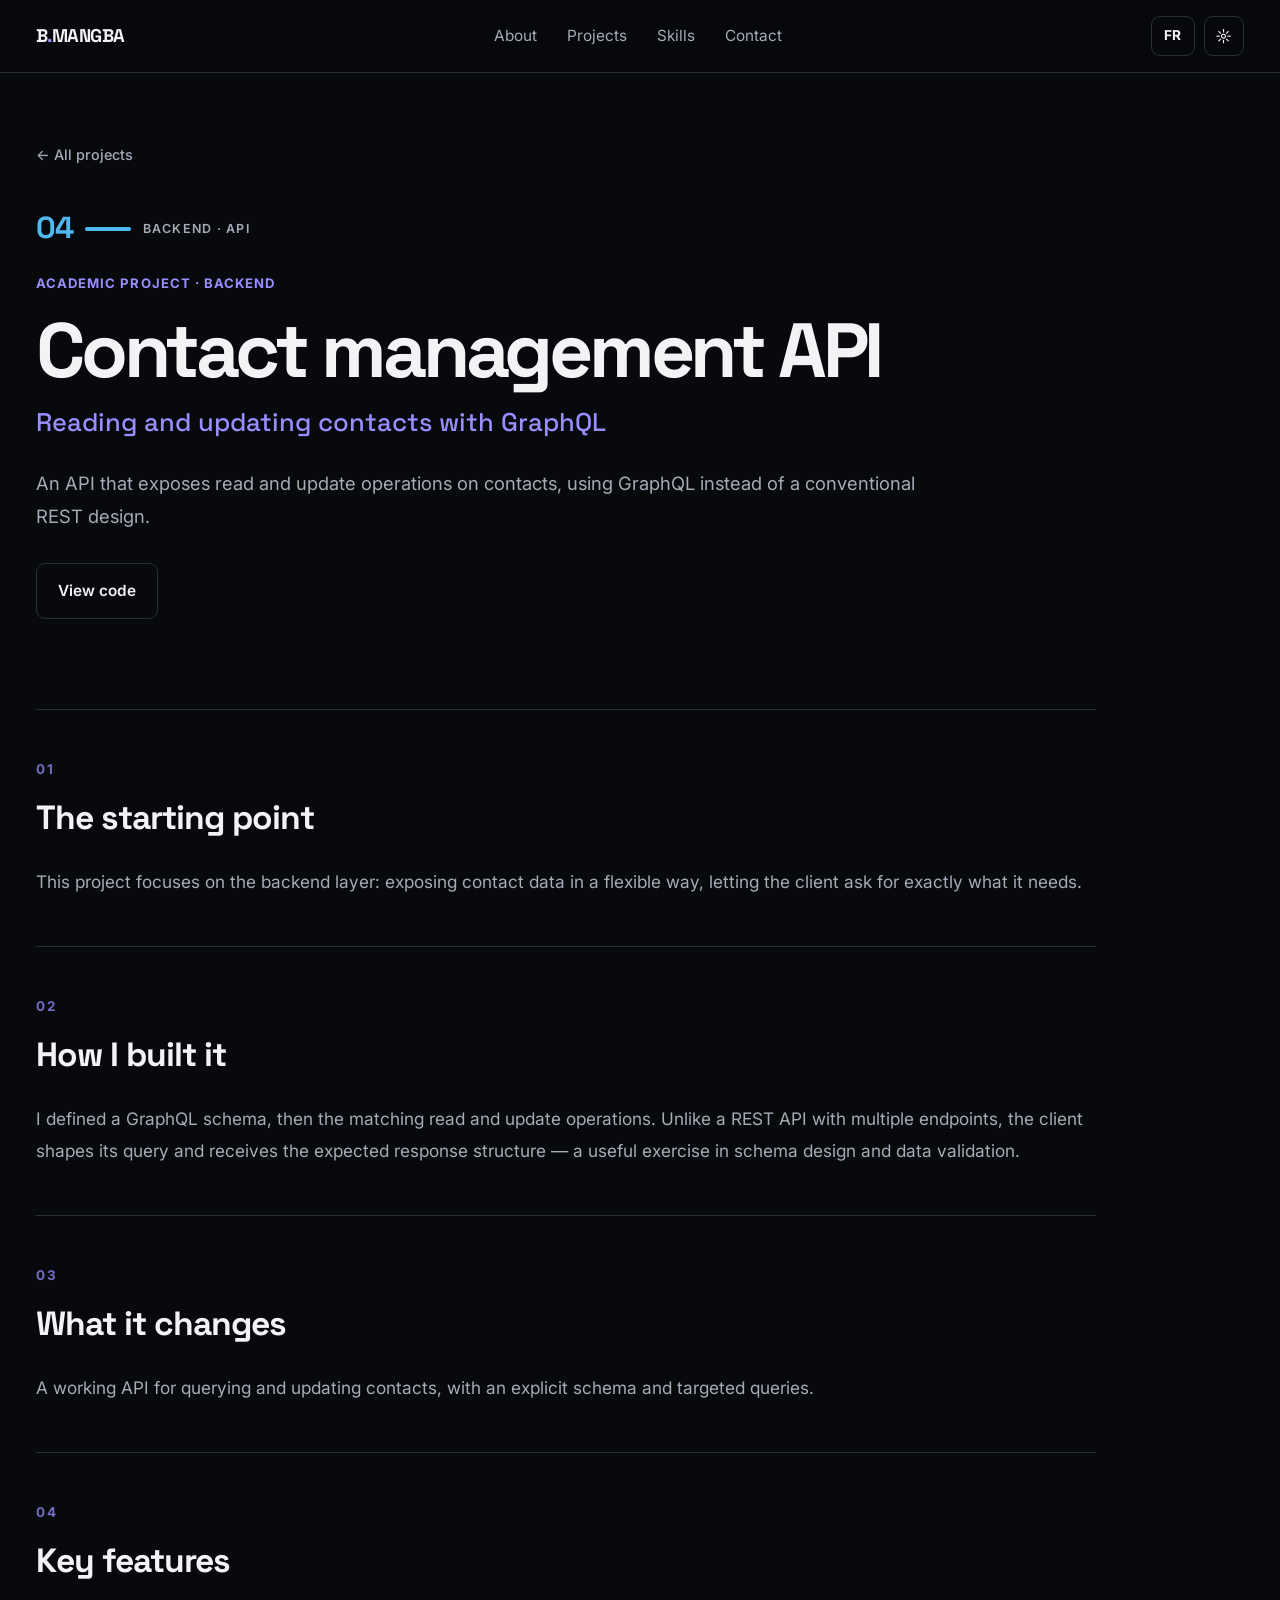
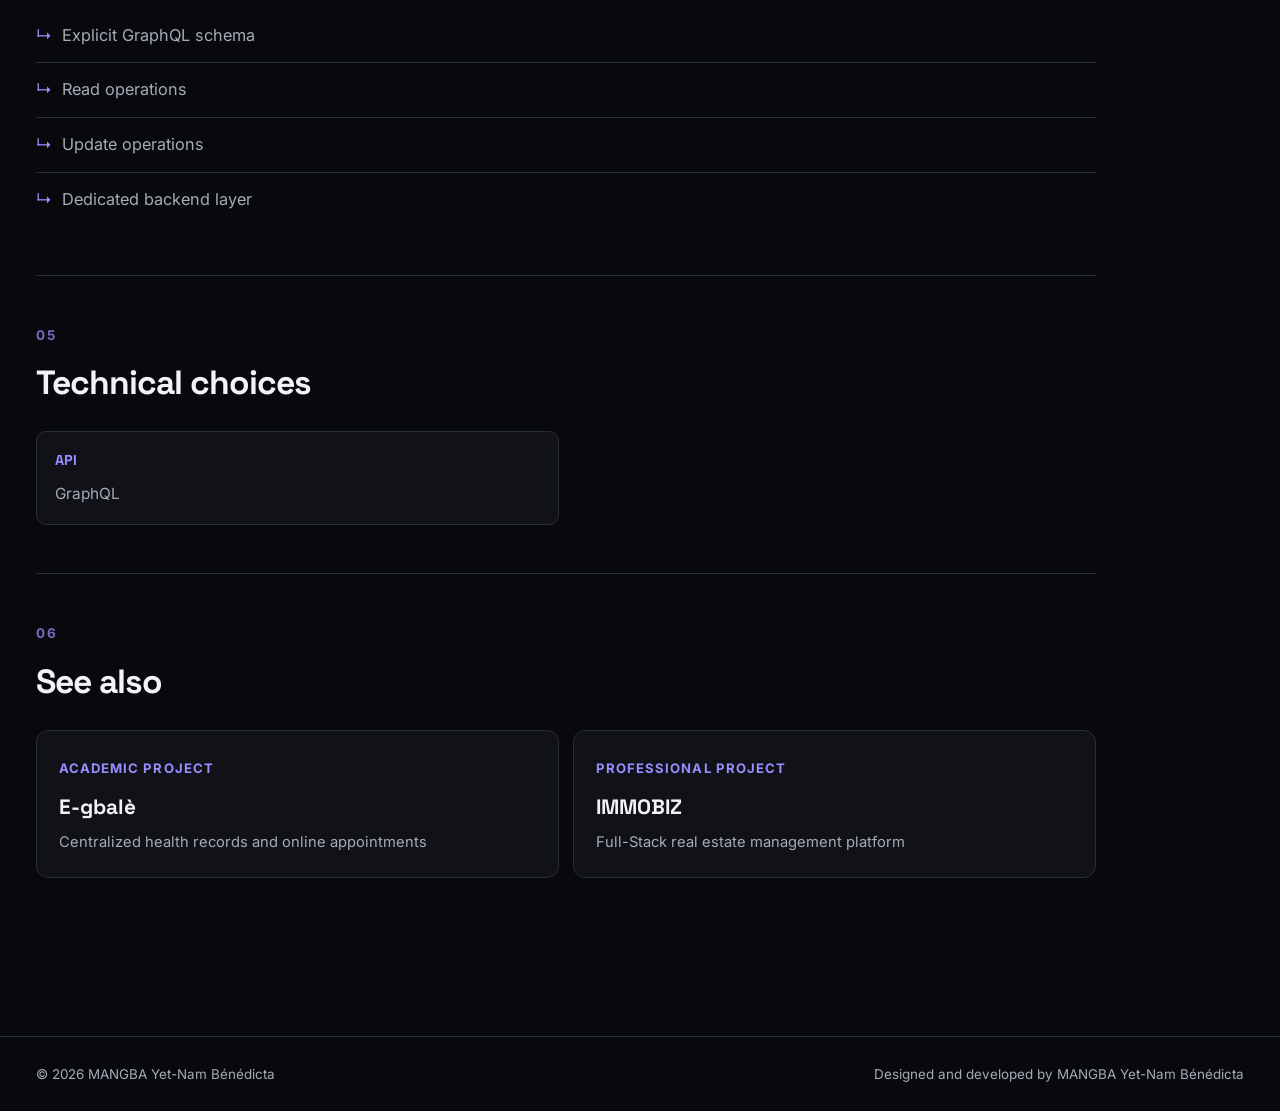
<file: work/contact-api.en.html>
<!DOCTYPE html>
<html lang="en" data-theme="dark">

<head>
  <meta charset="UTF-8">
  <meta name="viewport" content="width=device-width, initial-scale=1.0">

  <meta
    name="description"
    content="Contact management API — Reading and updating contacts with GraphQL. Project by MANGBA Yet-Nam Bénédicta."
  >

  <title>Contact management API — Reading and updating contacts with GraphQL</title>

  <link rel="alternate" hreflang="fr" href="contact-api.html">
  <link rel="alternate" hreflang="en" href="contact-api.en.html">

  <link rel="preconnect" href="https://fonts.googleapis.com">
  <link rel="preconnect" href="https://fonts.gstatic.com" crossorigin>

  <link
    href="https://fonts.googleapis.com/css2?family=Inter:wght@400;500;600;700&family=Space+Grotesk:wght@500;600;700&display=swap"
    rel="stylesheet"
  >

  <link rel="stylesheet" href="../style.css">
</head>

<body>

<header class="site-header">

  <div class="container nav">

    <a href="../index.en.html#home" class="brand">
      B<span>.</span>MANGBA
    </a>

    <nav id="navMenu">

      <a href="../index.en.html#about">About</a>
      <a href="../index.en.html#work">Projects</a>
      <a href="../index.en.html#skills">Skills</a>
      <a href="../index.en.html#contact">Contact</a>

    </nav>

    <div class="nav-actions">

      <a
        href="contact-api.html"
        class="lang-switch"
        aria-label="Lire en français"
        hreflang="fr"
      >
        FR
      </a>

      <button
        id="themeToggle"
        class="icon-btn"
        aria-label="Toggle theme"
      >
        ☼
      </button>

      <button
        id="menuToggle"
        class="icon-btn menu-btn"
        aria-label="Open menu"
      >
        ☰
      </button>

    </div>

  </div>

</header>


<main>

<article class="project-page">

  <div class="container">

    <a class="back-link" href="../index.en.html#work">← All projects</a>

    <header class="project-hero">

      <div class="project-signature sig--contact-api">
        <span class="sig-number">04</span>
        <span class="sig-bar" aria-hidden="true"></span>
        <span class="sig-roles">Backend · API</span>
      </div>

      <span class="label">Academic project · Backend</span>

      <h1>Contact management API</h1>

      <p class="project-tagline">Reading and updating contacts with GraphQL</p>

      <p class="project-intro">An API that exposes read and update operations on contacts, using GraphQL instead of a conventional REST design.</p>

      <div class="project-actions">
        <a class="btn ghost" href="https://github.com/bendictamangba/API_gestioncontact_Graphql" target="_blank" rel="noopener">View code</a>
      </div>

    </header>


    <div class="project-story">

      <section class="story-block">
        <p class="section-index">01</p>
        <h2>The starting point</h2>
        <p>This project focuses on the backend layer: exposing contact data in a flexible way, letting the client ask for exactly what it needs.</p>
      </section>

      <section class="story-block">
        <p class="section-index">02</p>
        <h2>How I built it</h2>
        <p>I defined a GraphQL schema, then the matching read and update operations. Unlike a REST API with multiple endpoints, the client shapes its query and receives the expected response structure — a useful exercise in schema design and data validation.</p>
      </section>

      <section class="story-block">
        <p class="section-index">03</p>
        <h2>What it changes</h2>
        <p>A working API for querying and updating contacts, with an explicit schema and targeted queries.</p>
      </section>

      <section class="story-block">
        <p class="section-index">04</p>
        <h2>Key features</h2>
        <ul class="feature-list">
          <li>Explicit GraphQL schema</li>
          <li>Read operations</li>
          <li>Update operations</li>
          <li>Dedicated backend layer</li>
        </ul>
      </section>

      <section class="story-block">
        <p class="section-index">05</p>
        <h2>Technical choices</h2>
        <div class="stack-grid">
          <div><strong>API</strong><span>GraphQL</span></div>
        </div>
      </section>

      <section class="story-block related">
        <p class="section-index">06</p>
        <h2>See also</h2>
        <div class="related-grid">
      <a class="related-card" href="egbale.en.html">
        <span class="label">Academic project</span>
        <h3>E-gbalè</h3>
        <p>Centralized health records and online appointments</p>
      </a>
      <a class="related-card" href="immobiz.en.html">
        <span class="label">Professional project</span>
        <h3>IMMOBIZ</h3>
        <p>Full-Stack real estate management platform</p>
      </a>
        </div>
      </section>

    </div>

  </div>

</article>

</main>


<footer>

  <div class="container">

    <span>
      © 2026 MANGBA Yet-Nam Bénédicta
    </span>


    <span>
      Designed and developed by MANGBA Yet-Nam Bénédicta
    </span>

  </div>

</footer>


<script>

const root = document.documentElement;

const theme =
  document.getElementById("themeToggle");

const menu =
  document.getElementById("menuToggle");

const nav =
  document.getElementById("navMenu");


const savedTheme =
  localStorage.getItem("theme");


if (savedTheme) {

  root.dataset.theme = savedTheme;

}


function updateThemeIcon() {

  theme.textContent =
    root.dataset.theme === "dark"
      ? "☼"
      : "☾";

}


updateThemeIcon();


theme.onclick = () => {

  root.dataset.theme =
    root.dataset.theme === "dark"
      ? "light"
      : "dark";


  localStorage.setItem(
    "theme",
    root.dataset.theme
  );


  updateThemeIcon();

};


menu.onclick = () => {

  nav.classList.toggle("open");

};


nav
  .querySelectorAll("a")
  .forEach(link => {

    link.onclick = () => {

      nav.classList.remove("open");

    };

  });

</script>

</body>

</html>
</file>
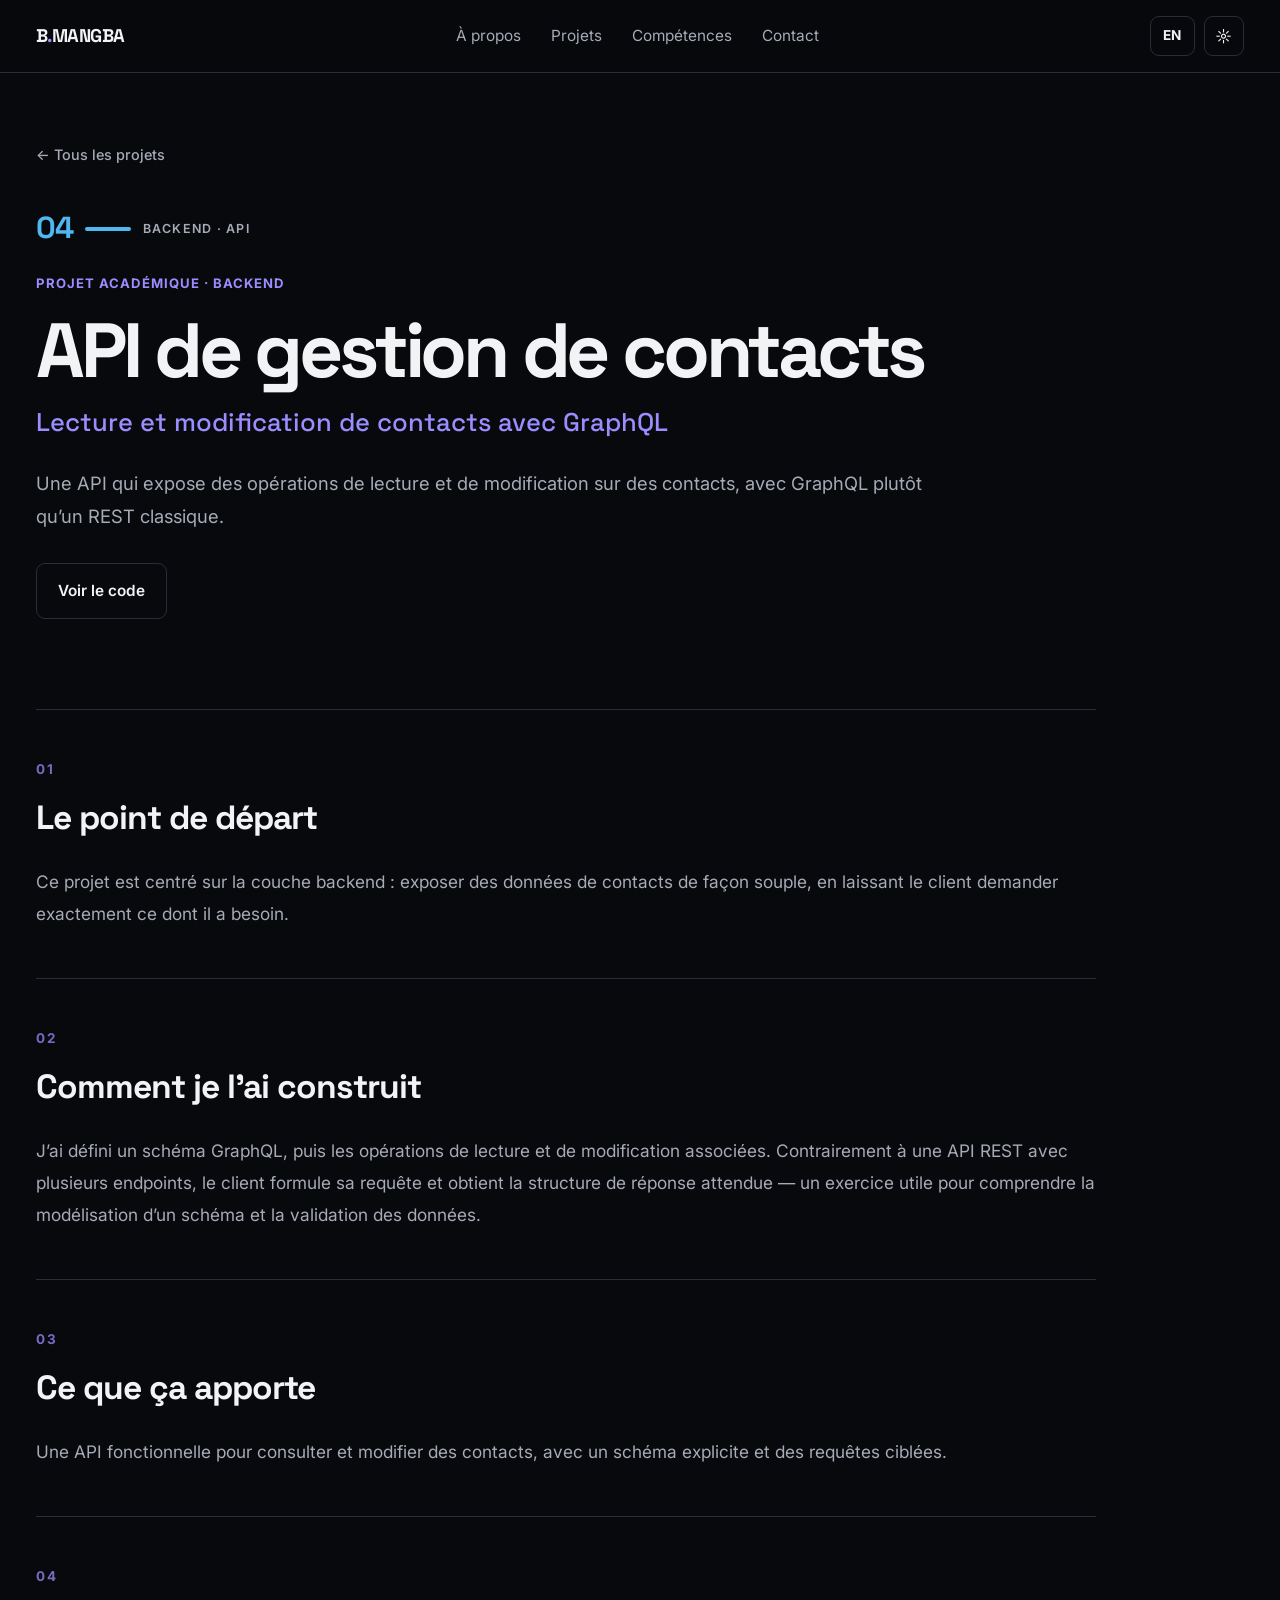
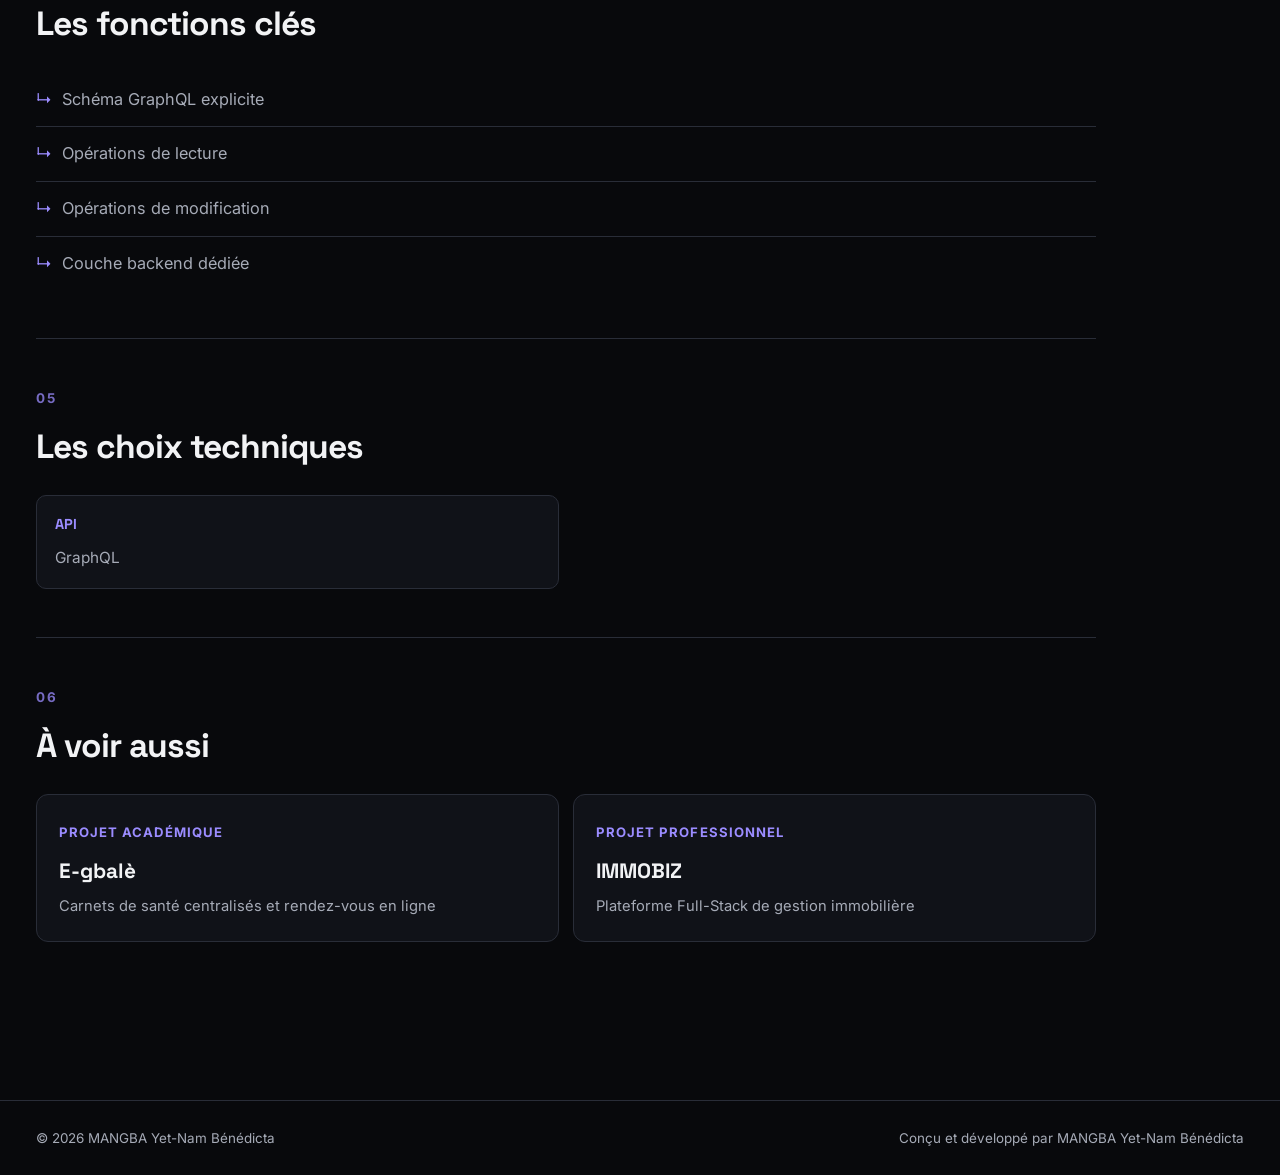
<file: work/contact-api.html>
<!DOCTYPE html>
<html lang="fr" data-theme="dark">

<head>
  <meta charset="UTF-8">
  <meta name="viewport" content="width=device-width, initial-scale=1.0">

  <meta
    name="description"
    content="API de gestion de contacts — Lecture et modification de contacts avec GraphQL. Projet de MANGBA Yet-Nam Bénédicta."
  >

  <title>API de gestion de contacts — Lecture et modification de contacts avec GraphQL</title>

  <link rel="alternate" hreflang="fr" href="contact-api.html">
  <link rel="alternate" hreflang="en" href="contact-api.en.html">

  <link rel="preconnect" href="https://fonts.googleapis.com">
  <link rel="preconnect" href="https://fonts.gstatic.com" crossorigin>

  <link
    href="https://fonts.googleapis.com/css2?family=Inter:wght@400;500;600;700&family=Space+Grotesk:wght@500;600;700&display=swap"
    rel="stylesheet"
  >

  <link rel="stylesheet" href="../style.css">
</head>

<body>

<header class="site-header">

  <div class="container nav">

    <a href="../index.html#home" class="brand">
      B<span>.</span>MANGBA
    </a>

    <nav id="navMenu">

      <a href="../index.html#about">À propos</a>
      <a href="../index.html#work">Projets</a>
      <a href="../index.html#skills">Compétences</a>
      <a href="../index.html#contact">Contact</a>

    </nav>

    <div class="nav-actions">

      <a
        href="contact-api.en.html"
        class="lang-switch"
        aria-label="Read in English"
        hreflang="en"
      >
        EN
      </a>

      <button
        id="themeToggle"
        class="icon-btn"
        aria-label="Changer de thème"
      >
        ☼
      </button>

      <button
        id="menuToggle"
        class="icon-btn menu-btn"
        aria-label="Ouvrir le menu"
      >
        ☰
      </button>

    </div>

  </div>

</header>


<main>

<article class="project-page">

  <div class="container">

    <a class="back-link" href="../index.html#work">← Tous les projets</a>

    <header class="project-hero">

      <div class="project-signature sig--contact-api">
        <span class="sig-number">04</span>
        <span class="sig-bar" aria-hidden="true"></span>
        <span class="sig-roles">Backend · API</span>
      </div>

      <span class="label">Projet académique · Backend</span>

      <h1>API de gestion de contacts</h1>

      <p class="project-tagline">Lecture et modification de contacts avec GraphQL</p>

      <p class="project-intro">Une API qui expose des opérations de lecture et de modification sur des contacts, avec GraphQL plutôt qu’un REST classique.</p>

      <div class="project-actions">
        <a class="btn ghost" href="https://github.com/bendictamangba/API_gestioncontact_Graphql" target="_blank" rel="noopener">Voir le code</a>
      </div>

    </header>


    <div class="project-story">

      <section class="story-block">
        <p class="section-index">01</p>
        <h2>Le point de départ</h2>
        <p>Ce projet est centré sur la couche backend : exposer des données de contacts de façon souple, en laissant le client demander exactement ce dont il a besoin.</p>
      </section>

      <section class="story-block">
        <p class="section-index">02</p>
        <h2>Comment je l’ai construit</h2>
        <p>J’ai défini un schéma GraphQL, puis les opérations de lecture et de modification associées. Contrairement à une API REST avec plusieurs endpoints, le client formule sa requête et obtient la structure de réponse attendue — un exercice utile pour comprendre la modélisation d’un schéma et la validation des données.</p>
      </section>

      <section class="story-block">
        <p class="section-index">03</p>
        <h2>Ce que ça apporte</h2>
        <p>Une API fonctionnelle pour consulter et modifier des contacts, avec un schéma explicite et des requêtes ciblées.</p>
      </section>

      <section class="story-block">
        <p class="section-index">04</p>
        <h2>Les fonctions clés</h2>
        <ul class="feature-list">
          <li>Schéma GraphQL explicite</li>
          <li>Opérations de lecture</li>
          <li>Opérations de modification</li>
          <li>Couche backend dédiée</li>
        </ul>
      </section>

      <section class="story-block">
        <p class="section-index">05</p>
        <h2>Les choix techniques</h2>
        <div class="stack-grid">
          <div><strong>API</strong><span>GraphQL</span></div>
        </div>
      </section>

      <section class="story-block related">
        <p class="section-index">06</p>
        <h2>À voir aussi</h2>
        <div class="related-grid">
      <a class="related-card" href="egbale.html">
        <span class="label">Projet académique</span>
        <h3>E-gbalè</h3>
        <p>Carnets de santé centralisés et rendez-vous en ligne</p>
      </a>
      <a class="related-card" href="immobiz.html">
        <span class="label">Projet professionnel</span>
        <h3>IMMOBIZ</h3>
        <p>Plateforme Full-Stack de gestion immobilière</p>
      </a>
        </div>
      </section>

    </div>

  </div>

</article>

</main>


<footer>

  <div class="container">

    <span>
      © 2026 MANGBA Yet-Nam Bénédicta
    </span>


    <span>
      Conçu et développé par MANGBA Yet-Nam Bénédicta
    </span>

  </div>

</footer>


<script>

const root = document.documentElement;

const theme =
  document.getElementById("themeToggle");

const menu =
  document.getElementById("menuToggle");

const nav =
  document.getElementById("navMenu");


const savedTheme =
  localStorage.getItem("theme");


if (savedTheme) {

  root.dataset.theme = savedTheme;

}


function updateThemeIcon() {

  theme.textContent =
    root.dataset.theme === "dark"
      ? "☼"
      : "☾";

}


updateThemeIcon();


theme.onclick = () => {

  root.dataset.theme =
    root.dataset.theme === "dark"
      ? "light"
      : "dark";


  localStorage.setItem(
    "theme",
    root.dataset.theme
  );


  updateThemeIcon();

};


menu.onclick = () => {

  nav.classList.toggle("open");

};


nav
  .querySelectorAll("a")
  .forEach(link => {

    link.onclick = () => {

      nav.classList.remove("open");

    };

  });

</script>

</body>

</html>
</file>
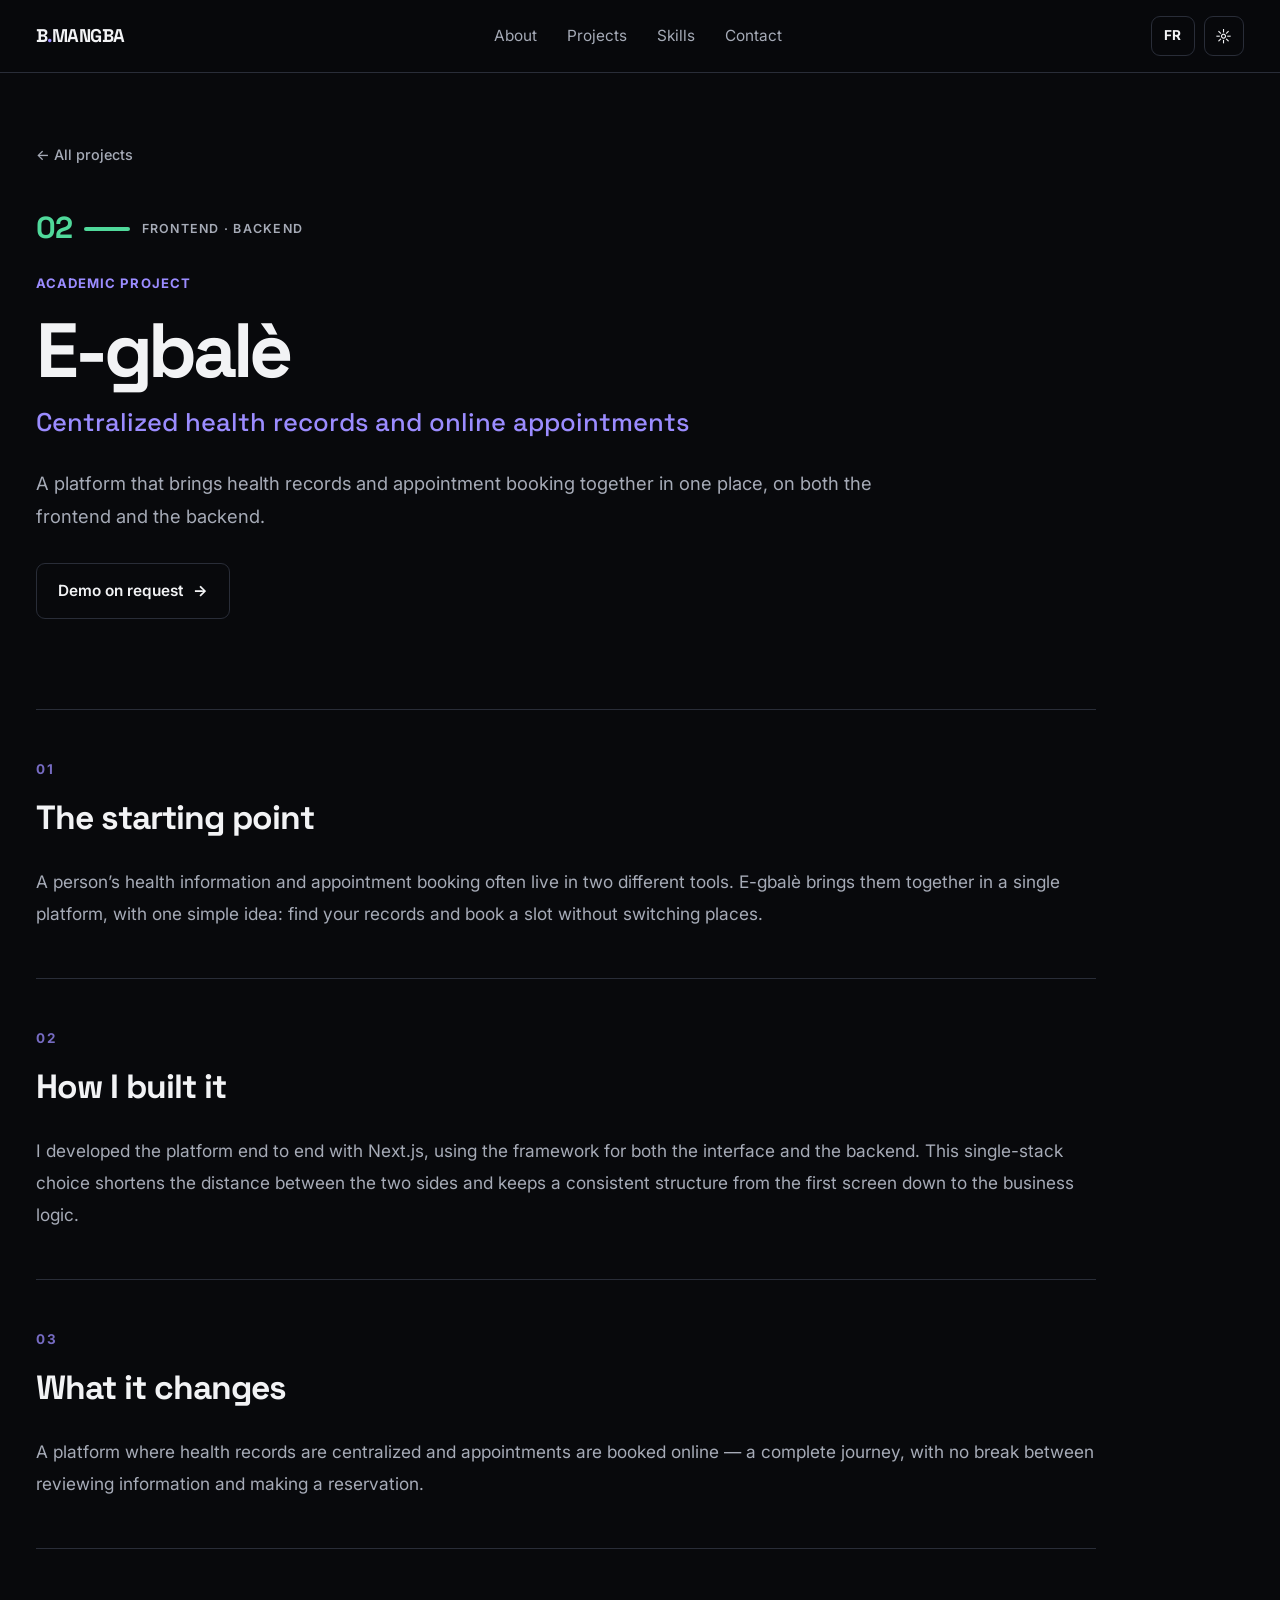
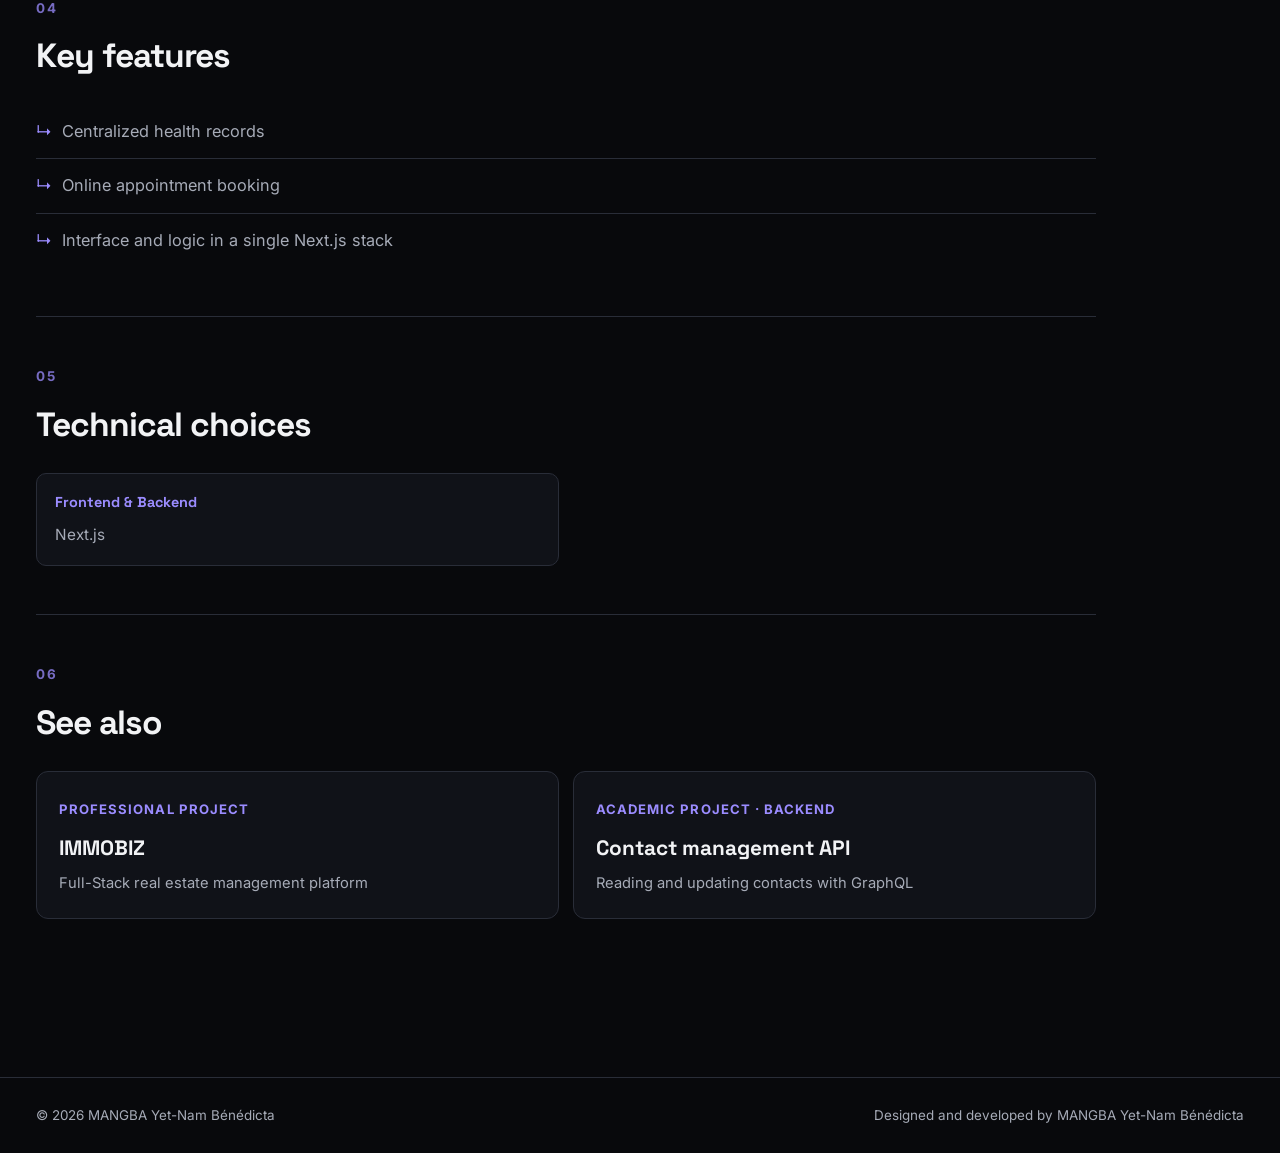
<file: work/egbale.en.html>
<!DOCTYPE html>
<html lang="en" data-theme="dark">

<head>
  <meta charset="UTF-8">
  <meta name="viewport" content="width=device-width, initial-scale=1.0">

  <meta
    name="description"
    content="E-gbalè — Centralized health records and online appointments. Project by MANGBA Yet-Nam Bénédicta."
  >

  <title>E-gbalè — Centralized health records and online appointments</title>

  <link rel="alternate" hreflang="fr" href="egbale.html">
  <link rel="alternate" hreflang="en" href="egbale.en.html">

  <link rel="preconnect" href="https://fonts.googleapis.com">
  <link rel="preconnect" href="https://fonts.gstatic.com" crossorigin>

  <link
    href="https://fonts.googleapis.com/css2?family=Inter:wght@400;500;600;700&family=Space+Grotesk:wght@500;600;700&display=swap"
    rel="stylesheet"
  >

  <link rel="stylesheet" href="../style.css">
</head>

<body>

<header class="site-header">

  <div class="container nav">

    <a href="../index.en.html#home" class="brand">
      B<span>.</span>MANGBA
    </a>

    <nav id="navMenu">

      <a href="../index.en.html#about">About</a>
      <a href="../index.en.html#work">Projects</a>
      <a href="../index.en.html#skills">Skills</a>
      <a href="../index.en.html#contact">Contact</a>

    </nav>

    <div class="nav-actions">

      <a
        href="egbale.html"
        class="lang-switch"
        aria-label="Lire en français"
        hreflang="fr"
      >
        FR
      </a>

      <button
        id="themeToggle"
        class="icon-btn"
        aria-label="Toggle theme"
      >
        ☼
      </button>

      <button
        id="menuToggle"
        class="icon-btn menu-btn"
        aria-label="Open menu"
      >
        ☰
      </button>

    </div>

  </div>

</header>


<main>

<article class="project-page">

  <div class="container">

    <a class="back-link" href="../index.en.html#work">← All projects</a>

    <header class="project-hero">

      <div class="project-signature sig--egbale">
        <span class="sig-number">02</span>
        <span class="sig-bar" aria-hidden="true"></span>
        <span class="sig-roles">Frontend · Backend</span>
      </div>

      <span class="label">Academic project</span>

      <h1>E-gbalè</h1>

      <p class="project-tagline">Centralized health records and online appointments</p>

      <p class="project-intro">A platform that brings health records and appointment booking together in one place, on both the frontend and the backend.</p>

      <div class="project-actions">
        <a class="btn ghost" href="mailto:mangbayetnam@gmail.com?subject=Demo%20on%20request">Demo on request <b>→</b></a>
      </div>

    </header>


    <div class="project-story">

      <section class="story-block">
        <p class="section-index">01</p>
        <h2>The starting point</h2>
        <p>A person’s health information and appointment booking often live in two different tools. E-gbalè brings them together in a single platform, with one simple idea: find your records and book a slot without switching places.</p>
      </section>

      <section class="story-block">
        <p class="section-index">02</p>
        <h2>How I built it</h2>
        <p>I developed the platform end to end with Next.js, using the framework for both the interface and the backend. This single-stack choice shortens the distance between the two sides and keeps a consistent structure from the first screen down to the business logic.</p>
      </section>

      <section class="story-block">
        <p class="section-index">03</p>
        <h2>What it changes</h2>
        <p>A platform where health records are centralized and appointments are booked online — a complete journey, with no break between reviewing information and making a reservation.</p>
      </section>

      <section class="story-block">
        <p class="section-index">04</p>
        <h2>Key features</h2>
        <ul class="feature-list">
          <li>Centralized health records</li>
          <li>Online appointment booking</li>
          <li>Interface and logic in a single Next.js stack</li>
        </ul>
      </section>

      <section class="story-block">
        <p class="section-index">05</p>
        <h2>Technical choices</h2>
        <div class="stack-grid">
          <div><strong>Frontend & Backend</strong><span>Next.js</span></div>
        </div>
      </section>

      <section class="story-block related">
        <p class="section-index">06</p>
        <h2>See also</h2>
        <div class="related-grid">
      <a class="related-card" href="immobiz.en.html">
        <span class="label">Professional project</span>
        <h3>IMMOBIZ</h3>
        <p>Full-Stack real estate management platform</p>
      </a>
      <a class="related-card" href="contact-api.en.html">
        <span class="label">Academic project · Backend</span>
        <h3>Contact management API</h3>
        <p>Reading and updating contacts with GraphQL</p>
      </a>
        </div>
      </section>

    </div>

  </div>

</article>

</main>


<footer>

  <div class="container">

    <span>
      © 2026 MANGBA Yet-Nam Bénédicta
    </span>


    <span>
      Designed and developed by MANGBA Yet-Nam Bénédicta
    </span>

  </div>

</footer>


<script>

const root = document.documentElement;

const theme =
  document.getElementById("themeToggle");

const menu =
  document.getElementById("menuToggle");

const nav =
  document.getElementById("navMenu");


const savedTheme =
  localStorage.getItem("theme");


if (savedTheme) {

  root.dataset.theme = savedTheme;

}


function updateThemeIcon() {

  theme.textContent =
    root.dataset.theme === "dark"
      ? "☼"
      : "☾";

}


updateThemeIcon();


theme.onclick = () => {

  root.dataset.theme =
    root.dataset.theme === "dark"
      ? "light"
      : "dark";


  localStorage.setItem(
    "theme",
    root.dataset.theme
  );


  updateThemeIcon();

};


menu.onclick = () => {

  nav.classList.toggle("open");

};


nav
  .querySelectorAll("a")
  .forEach(link => {

    link.onclick = () => {

      nav.classList.remove("open");

    };

  });

</script>

</body>

</html>
</file>
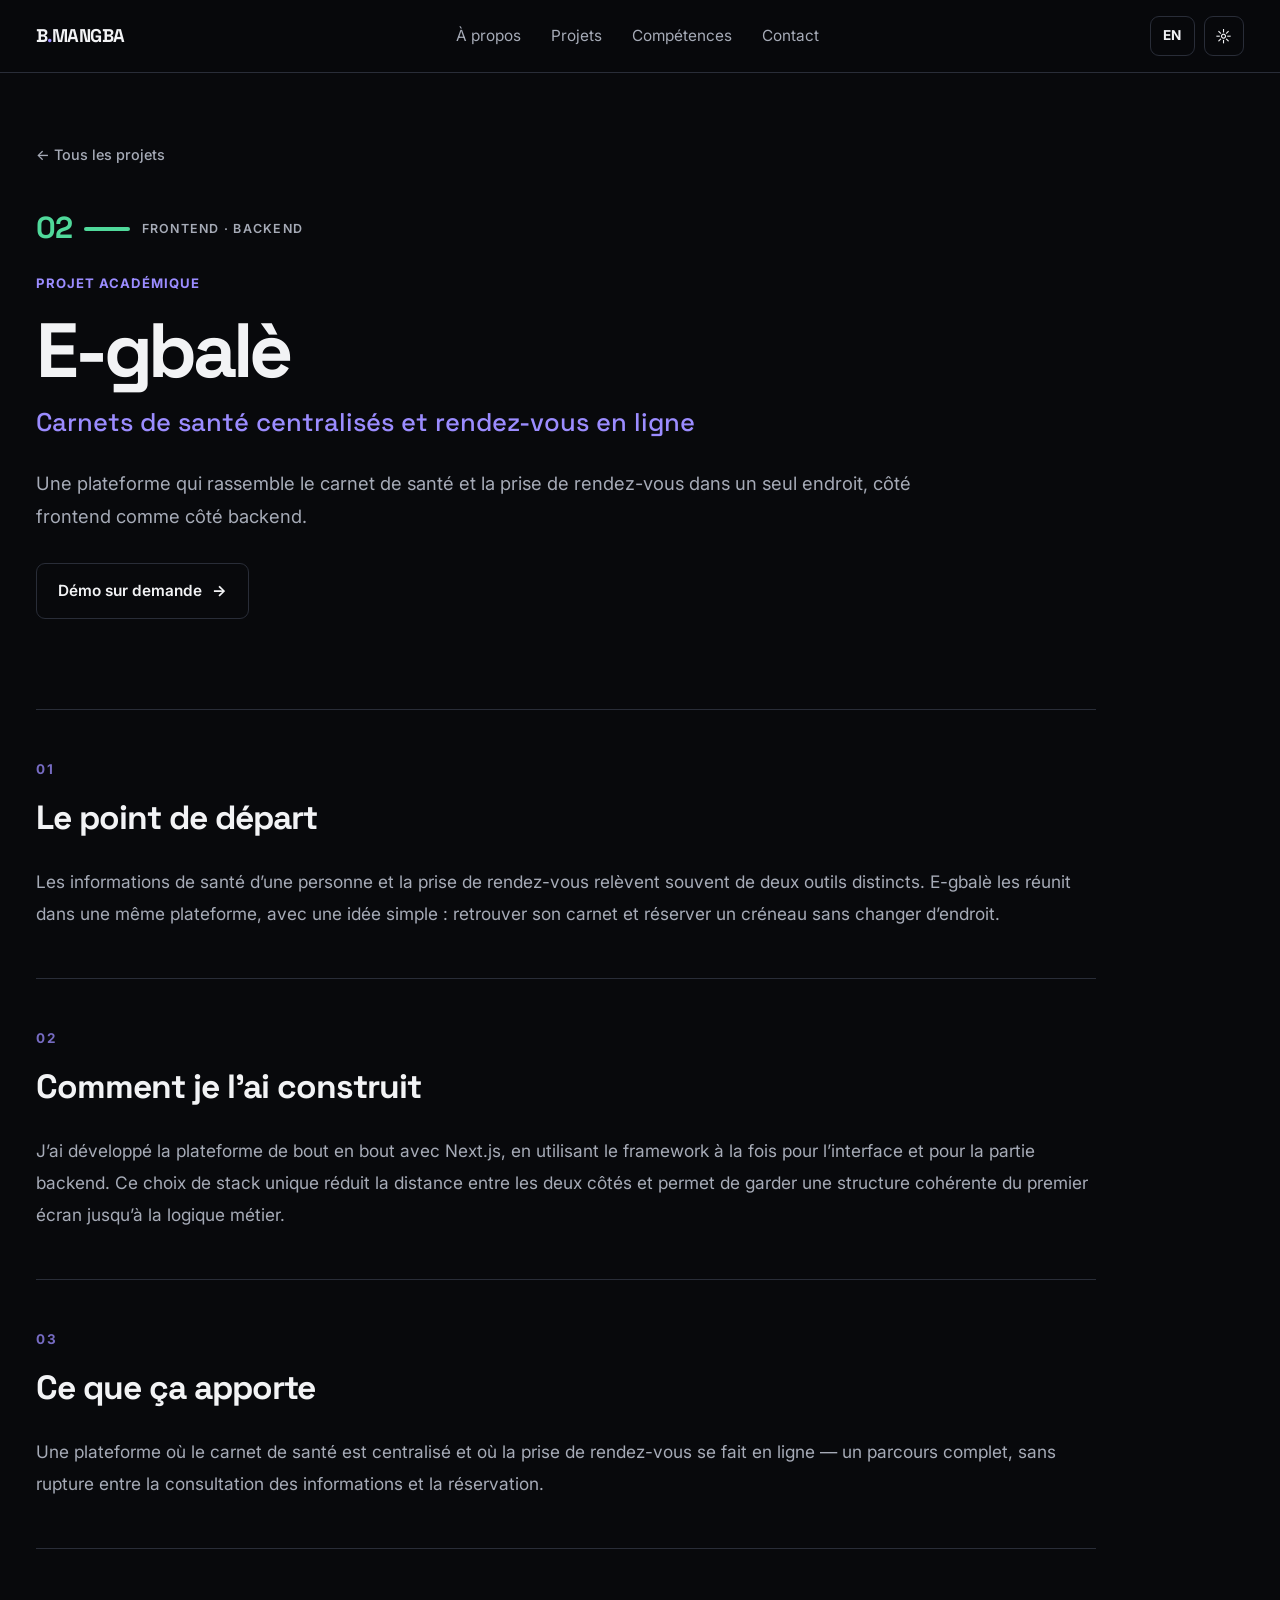
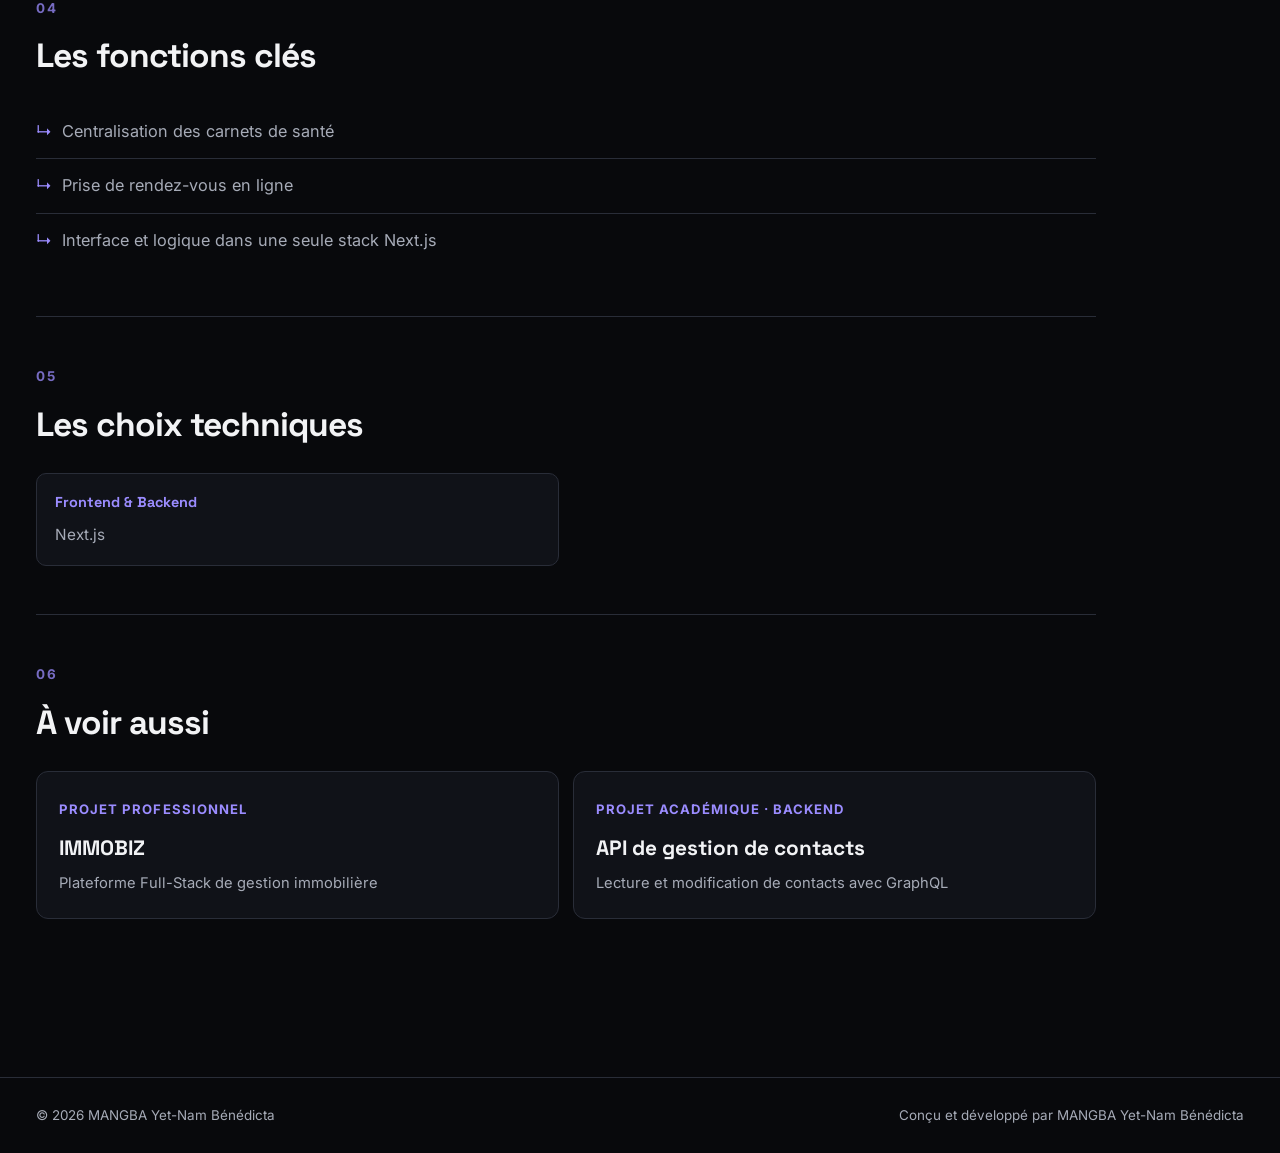
<file: work/egbale.html>
<!DOCTYPE html>
<html lang="fr" data-theme="dark">

<head>
  <meta charset="UTF-8">
  <meta name="viewport" content="width=device-width, initial-scale=1.0">

  <meta
    name="description"
    content="E-gbalè — Carnets de santé centralisés et rendez-vous en ligne. Projet de MANGBA Yet-Nam Bénédicta."
  >

  <title>E-gbalè — Carnets de santé centralisés et rendez-vous en ligne</title>

  <link rel="alternate" hreflang="fr" href="egbale.html">
  <link rel="alternate" hreflang="en" href="egbale.en.html">

  <link rel="preconnect" href="https://fonts.googleapis.com">
  <link rel="preconnect" href="https://fonts.gstatic.com" crossorigin>

  <link
    href="https://fonts.googleapis.com/css2?family=Inter:wght@400;500;600;700&family=Space+Grotesk:wght@500;600;700&display=swap"
    rel="stylesheet"
  >

  <link rel="stylesheet" href="../style.css">
</head>

<body>

<header class="site-header">

  <div class="container nav">

    <a href="../index.html#home" class="brand">
      B<span>.</span>MANGBA
    </a>

    <nav id="navMenu">

      <a href="../index.html#about">À propos</a>
      <a href="../index.html#work">Projets</a>
      <a href="../index.html#skills">Compétences</a>
      <a href="../index.html#contact">Contact</a>

    </nav>

    <div class="nav-actions">

      <a
        href="egbale.en.html"
        class="lang-switch"
        aria-label="Read in English"
        hreflang="en"
      >
        EN
      </a>

      <button
        id="themeToggle"
        class="icon-btn"
        aria-label="Changer de thème"
      >
        ☼
      </button>

      <button
        id="menuToggle"
        class="icon-btn menu-btn"
        aria-label="Ouvrir le menu"
      >
        ☰
      </button>

    </div>

  </div>

</header>


<main>

<article class="project-page">

  <div class="container">

    <a class="back-link" href="../index.html#work">← Tous les projets</a>

    <header class="project-hero">

      <div class="project-signature sig--egbale">
        <span class="sig-number">02</span>
        <span class="sig-bar" aria-hidden="true"></span>
        <span class="sig-roles">Frontend · Backend</span>
      </div>

      <span class="label">Projet académique</span>

      <h1>E-gbalè</h1>

      <p class="project-tagline">Carnets de santé centralisés et rendez-vous en ligne</p>

      <p class="project-intro">Une plateforme qui rassemble le carnet de santé et la prise de rendez-vous dans un seul endroit, côté frontend comme côté backend.</p>

      <div class="project-actions">
        <a class="btn ghost" href="mailto:mangbayetnam@gmail.com?subject=D%C3%A9mo%20sur%20demande">Démo sur demande <b>→</b></a>
      </div>

    </header>


    <div class="project-story">

      <section class="story-block">
        <p class="section-index">01</p>
        <h2>Le point de départ</h2>
        <p>Les informations de santé d’une personne et la prise de rendez-vous relèvent souvent de deux outils distincts. E-gbalè les réunit dans une même plateforme, avec une idée simple : retrouver son carnet et réserver un créneau sans changer d’endroit.</p>
      </section>

      <section class="story-block">
        <p class="section-index">02</p>
        <h2>Comment je l’ai construit</h2>
        <p>J’ai développé la plateforme de bout en bout avec Next.js, en utilisant le framework à la fois pour l’interface et pour la partie backend. Ce choix de stack unique réduit la distance entre les deux côtés et permet de garder une structure cohérente du premier écran jusqu’à la logique métier.</p>
      </section>

      <section class="story-block">
        <p class="section-index">03</p>
        <h2>Ce que ça apporte</h2>
        <p>Une plateforme où le carnet de santé est centralisé et où la prise de rendez-vous se fait en ligne — un parcours complet, sans rupture entre la consultation des informations et la réservation.</p>
      </section>

      <section class="story-block">
        <p class="section-index">04</p>
        <h2>Les fonctions clés</h2>
        <ul class="feature-list">
          <li>Centralisation des carnets de santé</li>
          <li>Prise de rendez-vous en ligne</li>
          <li>Interface et logique dans une seule stack Next.js</li>
        </ul>
      </section>

      <section class="story-block">
        <p class="section-index">05</p>
        <h2>Les choix techniques</h2>
        <div class="stack-grid">
          <div><strong>Frontend & Backend</strong><span>Next.js</span></div>
        </div>
      </section>

      <section class="story-block related">
        <p class="section-index">06</p>
        <h2>À voir aussi</h2>
        <div class="related-grid">
      <a class="related-card" href="immobiz.html">
        <span class="label">Projet professionnel</span>
        <h3>IMMOBIZ</h3>
        <p>Plateforme Full-Stack de gestion immobilière</p>
      </a>
      <a class="related-card" href="contact-api.html">
        <span class="label">Projet académique · Backend</span>
        <h3>API de gestion de contacts</h3>
        <p>Lecture et modification de contacts avec GraphQL</p>
      </a>
        </div>
      </section>

    </div>

  </div>

</article>

</main>


<footer>

  <div class="container">

    <span>
      © 2026 MANGBA Yet-Nam Bénédicta
    </span>


    <span>
      Conçu et développé par MANGBA Yet-Nam Bénédicta
    </span>

  </div>

</footer>


<script>

const root = document.documentElement;

const theme =
  document.getElementById("themeToggle");

const menu =
  document.getElementById("menuToggle");

const nav =
  document.getElementById("navMenu");


const savedTheme =
  localStorage.getItem("theme");


if (savedTheme) {

  root.dataset.theme = savedTheme;

}


function updateThemeIcon() {

  theme.textContent =
    root.dataset.theme === "dark"
      ? "☼"
      : "☾";

}


updateThemeIcon();


theme.onclick = () => {

  root.dataset.theme =
    root.dataset.theme === "dark"
      ? "light"
      : "dark";


  localStorage.setItem(
    "theme",
    root.dataset.theme
  );


  updateThemeIcon();

};


menu.onclick = () => {

  nav.classList.toggle("open");

};


nav
  .querySelectorAll("a")
  .forEach(link => {

    link.onclick = () => {

      nav.classList.remove("open");

    };

  });

</script>

</body>

</html>
</file>
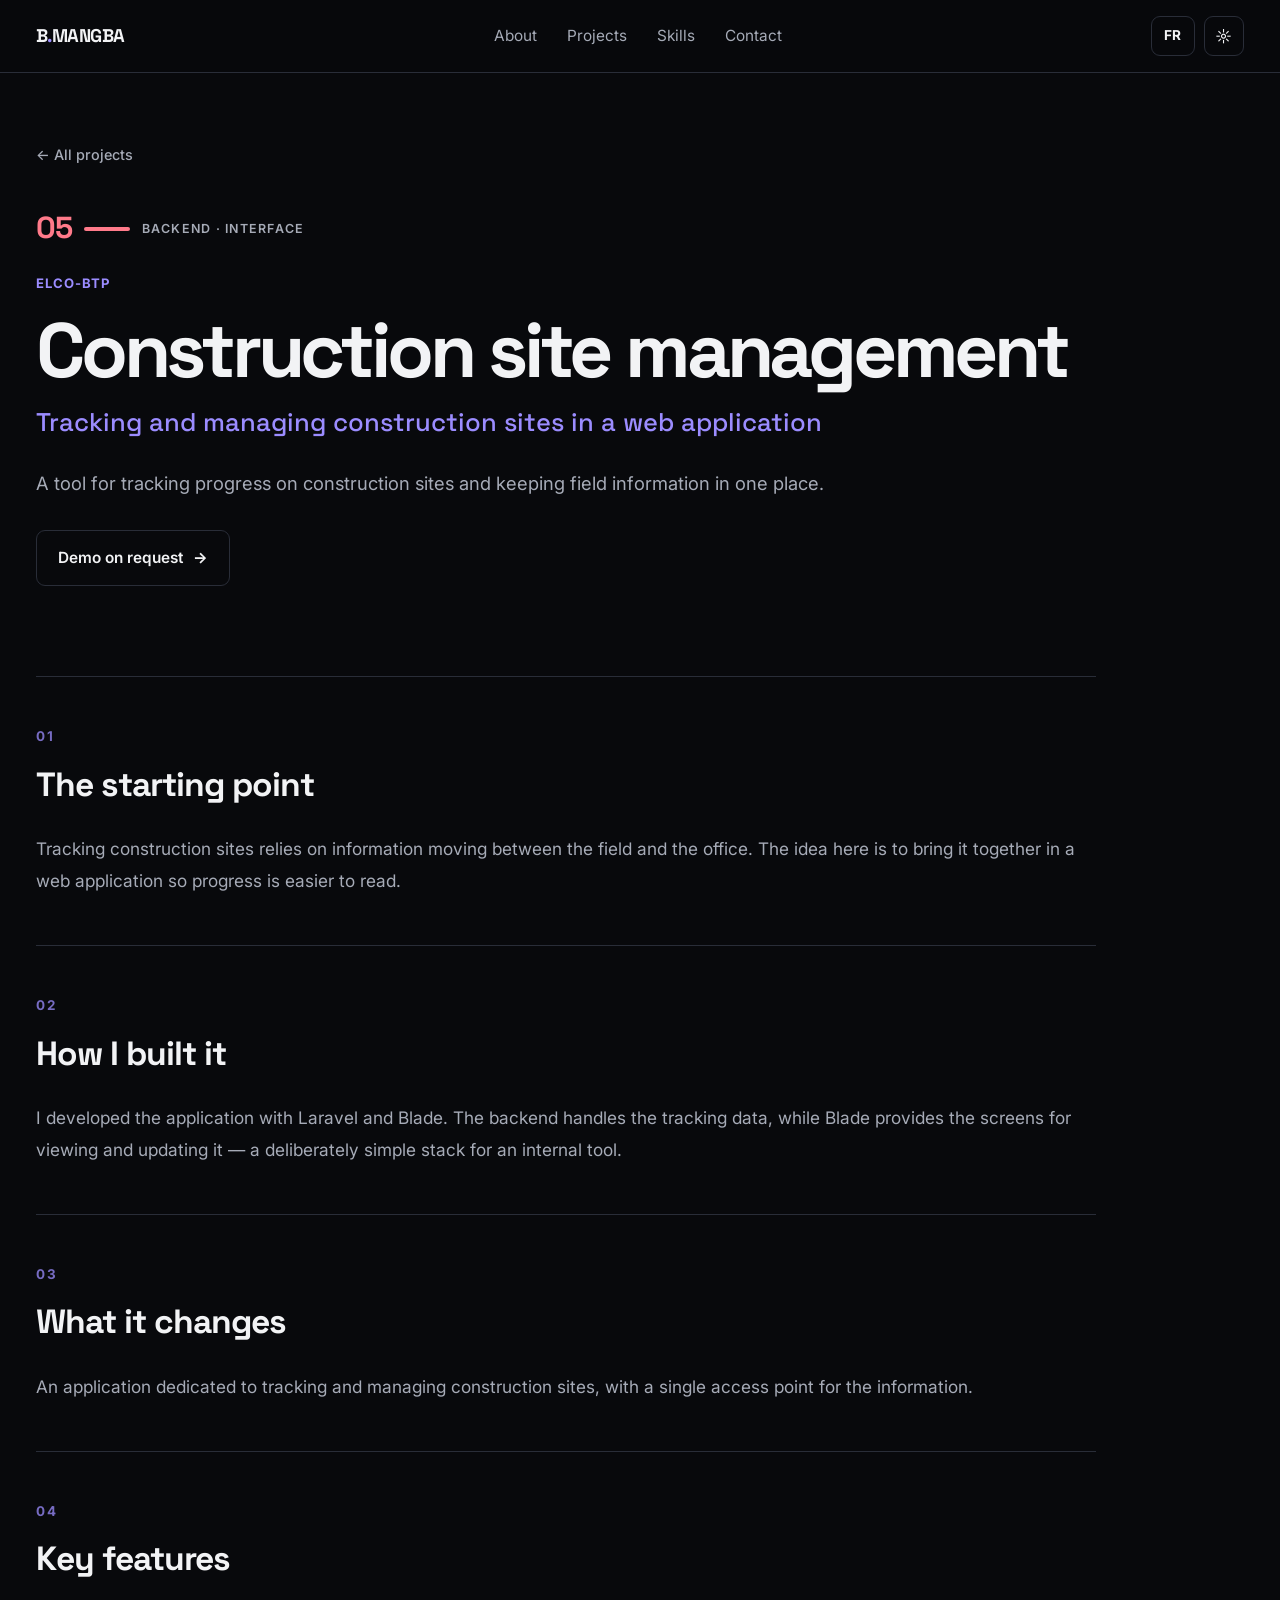
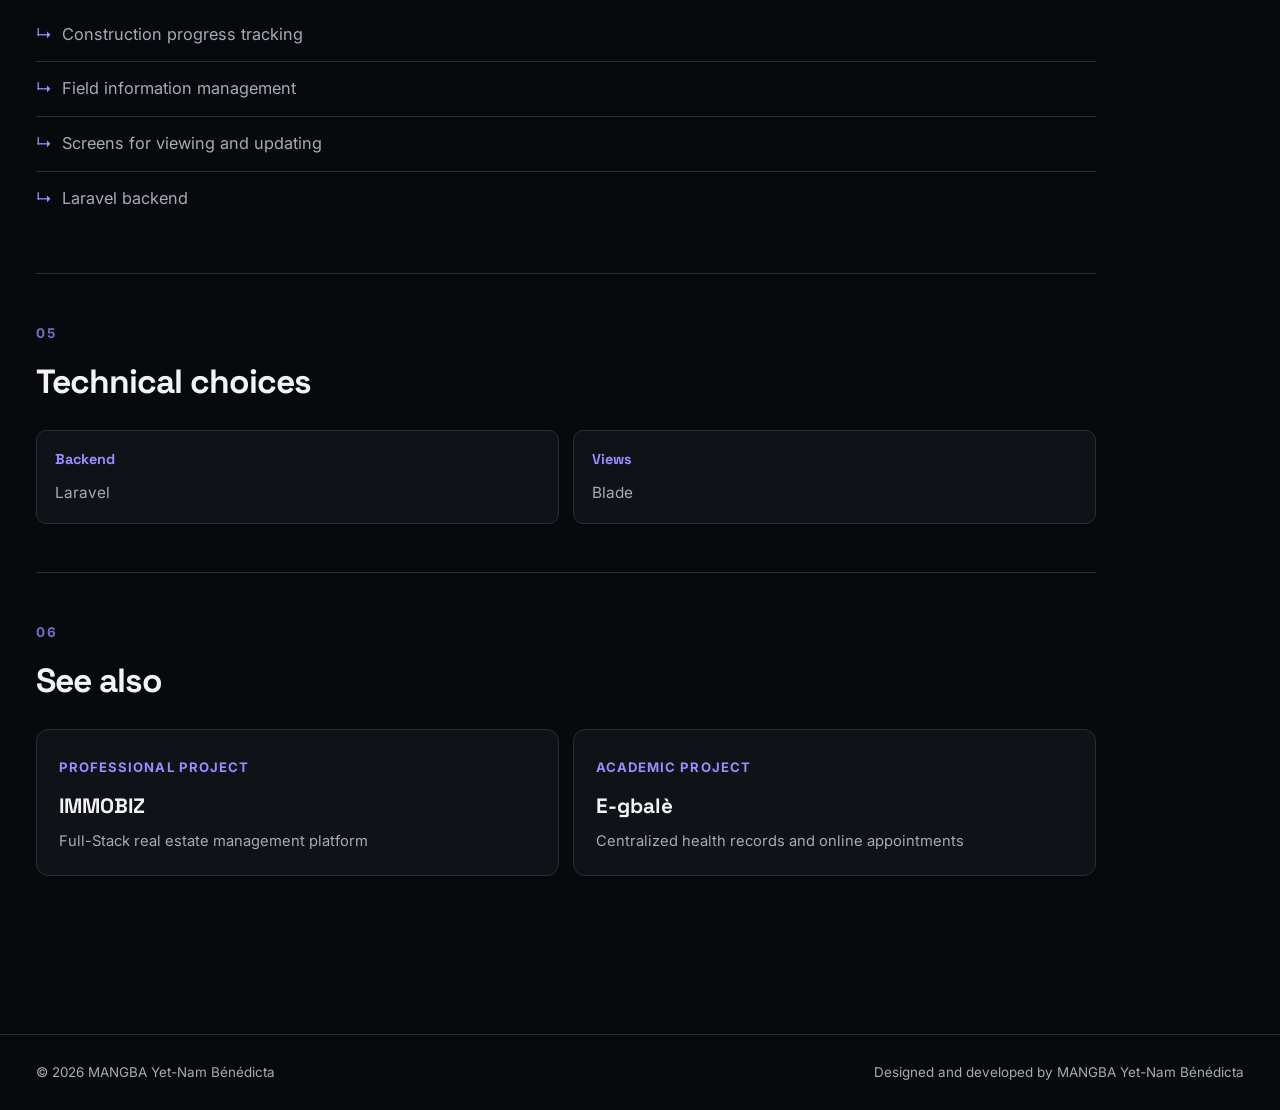
<file: work/elco-btp.en.html>
<!DOCTYPE html>
<html lang="en" data-theme="dark">

<head>
  <meta charset="UTF-8">
  <meta name="viewport" content="width=device-width, initial-scale=1.0">

  <meta
    name="description"
    content="Construction site management — Tracking and managing construction sites in a web application. Project by MANGBA Yet-Nam Bénédicta."
  >

  <title>Construction site management — Tracking and managing construction sites in a web application</title>

  <link rel="alternate" hreflang="fr" href="elco-btp.html">
  <link rel="alternate" hreflang="en" href="elco-btp.en.html">

  <link rel="preconnect" href="https://fonts.googleapis.com">
  <link rel="preconnect" href="https://fonts.gstatic.com" crossorigin>

  <link
    href="https://fonts.googleapis.com/css2?family=Inter:wght@400;500;600;700&family=Space+Grotesk:wght@500;600;700&display=swap"
    rel="stylesheet"
  >

  <link rel="stylesheet" href="../style.css">
</head>

<body>

<header class="site-header">

  <div class="container nav">

    <a href="../index.en.html#home" class="brand">
      B<span>.</span>MANGBA
    </a>

    <nav id="navMenu">

      <a href="../index.en.html#about">About</a>
      <a href="../index.en.html#work">Projects</a>
      <a href="../index.en.html#skills">Skills</a>
      <a href="../index.en.html#contact">Contact</a>

    </nav>

    <div class="nav-actions">

      <a
        href="elco-btp.html"
        class="lang-switch"
        aria-label="Lire en français"
        hreflang="fr"
      >
        FR
      </a>

      <button
        id="themeToggle"
        class="icon-btn"
        aria-label="Toggle theme"
      >
        ☼
      </button>

      <button
        id="menuToggle"
        class="icon-btn menu-btn"
        aria-label="Open menu"
      >
        ☰
      </button>

    </div>

  </div>

</header>


<main>

<article class="project-page">

  <div class="container">

    <a class="back-link" href="../index.en.html#work">← All projects</a>

    <header class="project-hero">

      <div class="project-signature sig--elco-btp">
        <span class="sig-number">05</span>
        <span class="sig-bar" aria-hidden="true"></span>
        <span class="sig-roles">Backend · Interface</span>
      </div>

      <span class="label">ELCO-BTP</span>

      <h1>Construction site management</h1>

      <p class="project-tagline">Tracking and managing construction sites in a web application</p>

      <p class="project-intro">A tool for tracking progress on construction sites and keeping field information in one place.</p>

      <div class="project-actions">
        <a class="btn ghost" href="mailto:mangbayetnam@gmail.com?subject=Demo%20on%20request">Demo on request <b>→</b></a>
      </div>

    </header>


    <div class="project-story">

      <section class="story-block">
        <p class="section-index">01</p>
        <h2>The starting point</h2>
        <p>Tracking construction sites relies on information moving between the field and the office. The idea here is to bring it together in a web application so progress is easier to read.</p>
      </section>

      <section class="story-block">
        <p class="section-index">02</p>
        <h2>How I built it</h2>
        <p>I developed the application with Laravel and Blade. The backend handles the tracking data, while Blade provides the screens for viewing and updating it — a deliberately simple stack for an internal tool.</p>
      </section>

      <section class="story-block">
        <p class="section-index">03</p>
        <h2>What it changes</h2>
        <p>An application dedicated to tracking and managing construction sites, with a single access point for the information.</p>
      </section>

      <section class="story-block">
        <p class="section-index">04</p>
        <h2>Key features</h2>
        <ul class="feature-list">
          <li>Construction progress tracking</li>
          <li>Field information management</li>
          <li>Screens for viewing and updating</li>
          <li>Laravel backend</li>
        </ul>
      </section>

      <section class="story-block">
        <p class="section-index">05</p>
        <h2>Technical choices</h2>
        <div class="stack-grid">
          <div><strong>Backend</strong><span>Laravel</span></div>
          <div><strong>Views</strong><span>Blade</span></div>
        </div>
      </section>

      <section class="story-block related">
        <p class="section-index">06</p>
        <h2>See also</h2>
        <div class="related-grid">
      <a class="related-card" href="immobiz.en.html">
        <span class="label">Professional project</span>
        <h3>IMMOBIZ</h3>
        <p>Full-Stack real estate management platform</p>
      </a>
      <a class="related-card" href="egbale.en.html">
        <span class="label">Academic project</span>
        <h3>E-gbalè</h3>
        <p>Centralized health records and online appointments</p>
      </a>
        </div>
      </section>

    </div>

  </div>

</article>

</main>


<footer>

  <div class="container">

    <span>
      © 2026 MANGBA Yet-Nam Bénédicta
    </span>


    <span>
      Designed and developed by MANGBA Yet-Nam Bénédicta
    </span>

  </div>

</footer>


<script>

const root = document.documentElement;

const theme =
  document.getElementById("themeToggle");

const menu =
  document.getElementById("menuToggle");

const nav =
  document.getElementById("navMenu");


const savedTheme =
  localStorage.getItem("theme");


if (savedTheme) {

  root.dataset.theme = savedTheme;

}


function updateThemeIcon() {

  theme.textContent =
    root.dataset.theme === "dark"
      ? "☼"
      : "☾";

}


updateThemeIcon();


theme.onclick = () => {

  root.dataset.theme =
    root.dataset.theme === "dark"
      ? "light"
      : "dark";


  localStorage.setItem(
    "theme",
    root.dataset.theme
  );


  updateThemeIcon();

};


menu.onclick = () => {

  nav.classList.toggle("open");

};


nav
  .querySelectorAll("a")
  .forEach(link => {

    link.onclick = () => {

      nav.classList.remove("open");

    };

  });

</script>

</body>

</html>
</file>
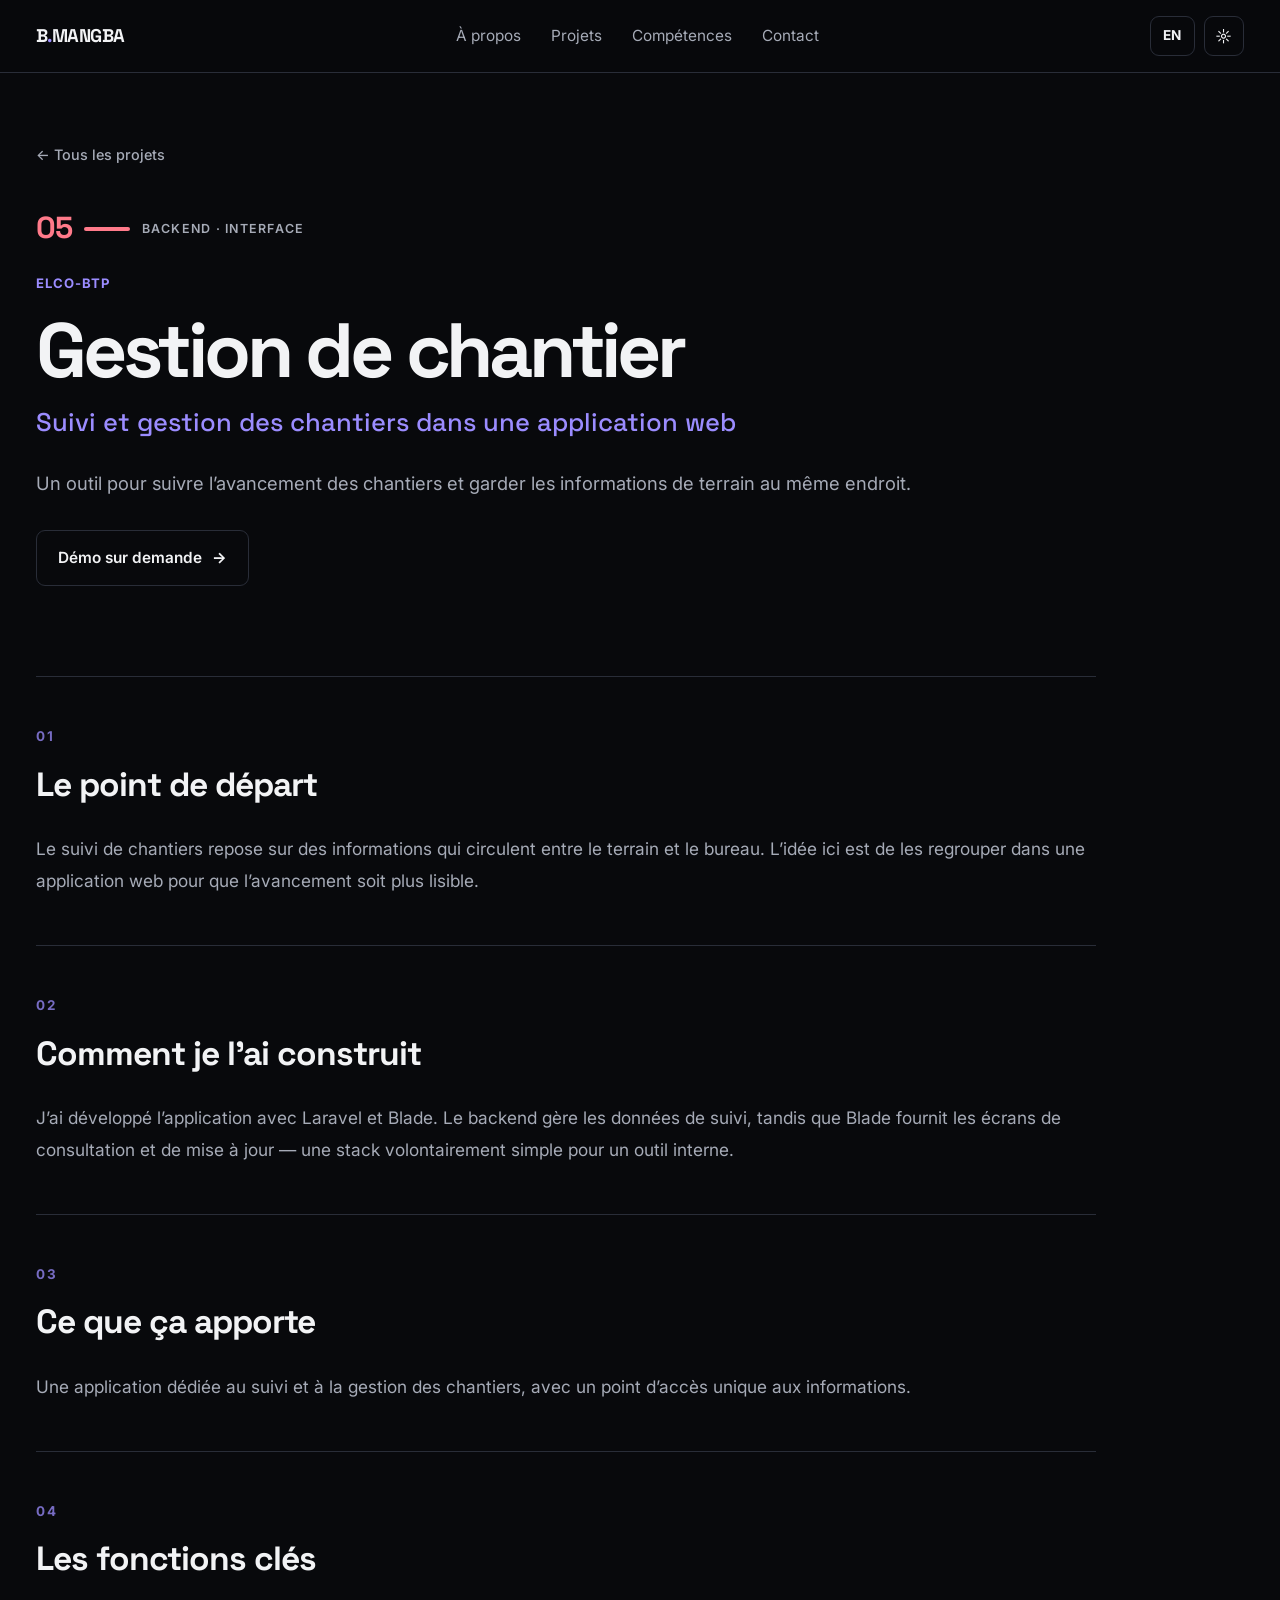
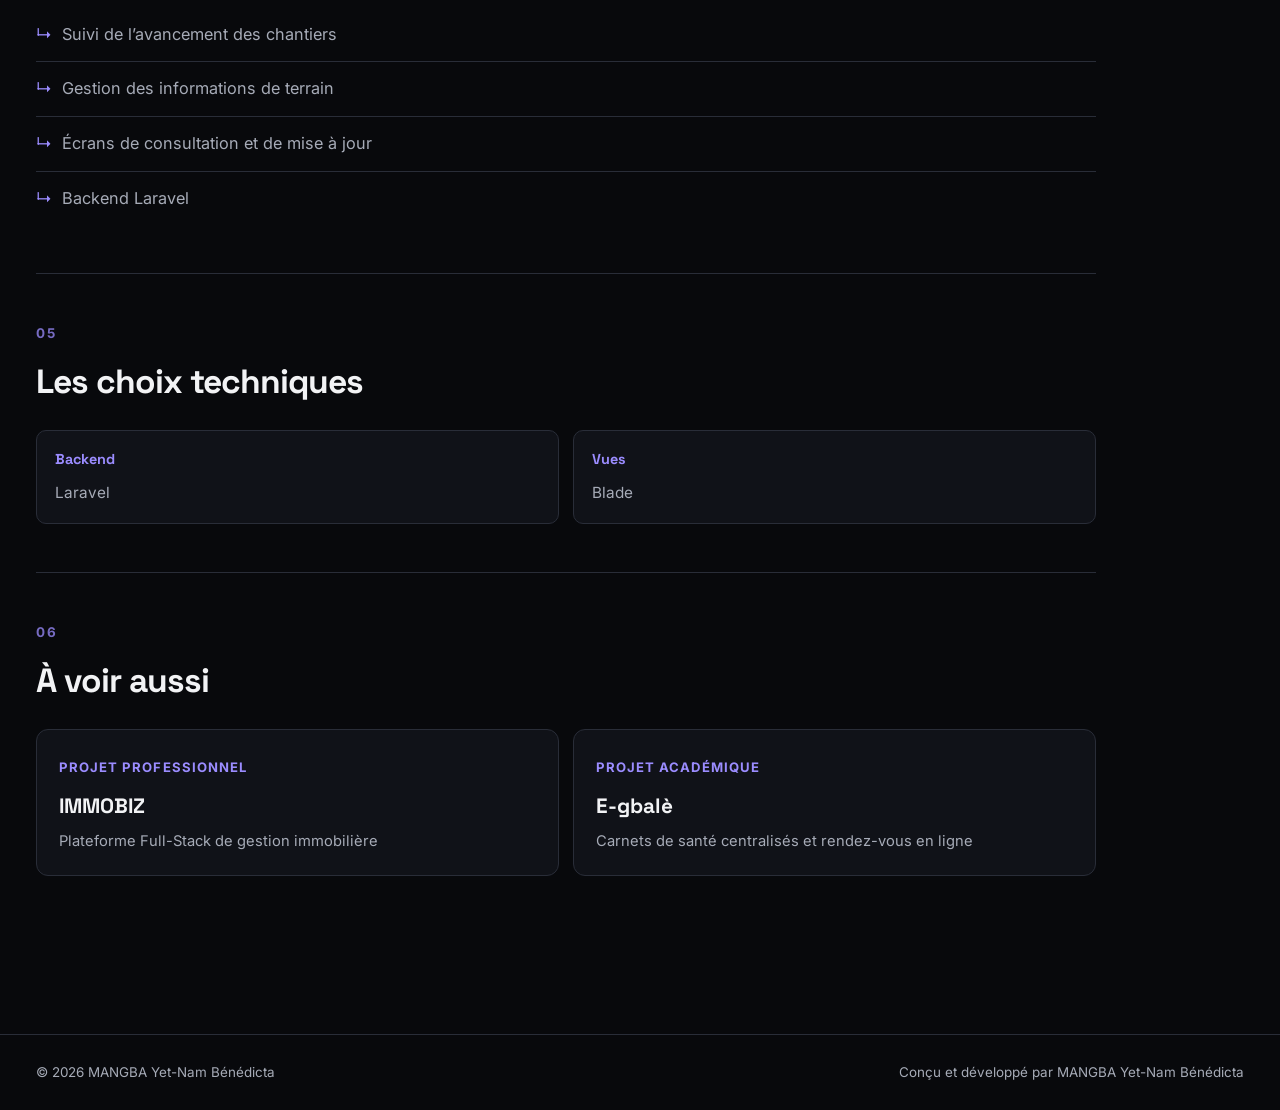
<file: work/elco-btp.html>
<!DOCTYPE html>
<html lang="fr" data-theme="dark">

<head>
  <meta charset="UTF-8">
  <meta name="viewport" content="width=device-width, initial-scale=1.0">

  <meta
    name="description"
    content="Gestion de chantier — Suivi et gestion des chantiers dans une application web. Projet de MANGBA Yet-Nam Bénédicta."
  >

  <title>Gestion de chantier — Suivi et gestion des chantiers dans une application web</title>

  <link rel="alternate" hreflang="fr" href="elco-btp.html">
  <link rel="alternate" hreflang="en" href="elco-btp.en.html">

  <link rel="preconnect" href="https://fonts.googleapis.com">
  <link rel="preconnect" href="https://fonts.gstatic.com" crossorigin>

  <link
    href="https://fonts.googleapis.com/css2?family=Inter:wght@400;500;600;700&family=Space+Grotesk:wght@500;600;700&display=swap"
    rel="stylesheet"
  >

  <link rel="stylesheet" href="../style.css">
</head>

<body>

<header class="site-header">

  <div class="container nav">

    <a href="../index.html#home" class="brand">
      B<span>.</span>MANGBA
    </a>

    <nav id="navMenu">

      <a href="../index.html#about">À propos</a>
      <a href="../index.html#work">Projets</a>
      <a href="../index.html#skills">Compétences</a>
      <a href="../index.html#contact">Contact</a>

    </nav>

    <div class="nav-actions">

      <a
        href="elco-btp.en.html"
        class="lang-switch"
        aria-label="Read in English"
        hreflang="en"
      >
        EN
      </a>

      <button
        id="themeToggle"
        class="icon-btn"
        aria-label="Changer de thème"
      >
        ☼
      </button>

      <button
        id="menuToggle"
        class="icon-btn menu-btn"
        aria-label="Ouvrir le menu"
      >
        ☰
      </button>

    </div>

  </div>

</header>


<main>

<article class="project-page">

  <div class="container">

    <a class="back-link" href="../index.html#work">← Tous les projets</a>

    <header class="project-hero">

      <div class="project-signature sig--elco-btp">
        <span class="sig-number">05</span>
        <span class="sig-bar" aria-hidden="true"></span>
        <span class="sig-roles">Backend · Interface</span>
      </div>

      <span class="label">ELCO-BTP</span>

      <h1>Gestion de chantier</h1>

      <p class="project-tagline">Suivi et gestion des chantiers dans une application web</p>

      <p class="project-intro">Un outil pour suivre l’avancement des chantiers et garder les informations de terrain au même endroit.</p>

      <div class="project-actions">
        <a class="btn ghost" href="mailto:mangbayetnam@gmail.com?subject=D%C3%A9mo%20sur%20demande">Démo sur demande <b>→</b></a>
      </div>

    </header>


    <div class="project-story">

      <section class="story-block">
        <p class="section-index">01</p>
        <h2>Le point de départ</h2>
        <p>Le suivi de chantiers repose sur des informations qui circulent entre le terrain et le bureau. L’idée ici est de les regrouper dans une application web pour que l’avancement soit plus lisible.</p>
      </section>

      <section class="story-block">
        <p class="section-index">02</p>
        <h2>Comment je l’ai construit</h2>
        <p>J’ai développé l’application avec Laravel et Blade. Le backend gère les données de suivi, tandis que Blade fournit les écrans de consultation et de mise à jour — une stack volontairement simple pour un outil interne.</p>
      </section>

      <section class="story-block">
        <p class="section-index">03</p>
        <h2>Ce que ça apporte</h2>
        <p>Une application dédiée au suivi et à la gestion des chantiers, avec un point d’accès unique aux informations.</p>
      </section>

      <section class="story-block">
        <p class="section-index">04</p>
        <h2>Les fonctions clés</h2>
        <ul class="feature-list">
          <li>Suivi de l’avancement des chantiers</li>
          <li>Gestion des informations de terrain</li>
          <li>Écrans de consultation et de mise à jour</li>
          <li>Backend Laravel</li>
        </ul>
      </section>

      <section class="story-block">
        <p class="section-index">05</p>
        <h2>Les choix techniques</h2>
        <div class="stack-grid">
          <div><strong>Backend</strong><span>Laravel</span></div>
          <div><strong>Vues</strong><span>Blade</span></div>
        </div>
      </section>

      <section class="story-block related">
        <p class="section-index">06</p>
        <h2>À voir aussi</h2>
        <div class="related-grid">
      <a class="related-card" href="immobiz.html">
        <span class="label">Projet professionnel</span>
        <h3>IMMOBIZ</h3>
        <p>Plateforme Full-Stack de gestion immobilière</p>
      </a>
      <a class="related-card" href="egbale.html">
        <span class="label">Projet académique</span>
        <h3>E-gbalè</h3>
        <p>Carnets de santé centralisés et rendez-vous en ligne</p>
      </a>
        </div>
      </section>

    </div>

  </div>

</article>

</main>


<footer>

  <div class="container">

    <span>
      © 2026 MANGBA Yet-Nam Bénédicta
    </span>


    <span>
      Conçu et développé par MANGBA Yet-Nam Bénédicta
    </span>

  </div>

</footer>


<script>

const root = document.documentElement;

const theme =
  document.getElementById("themeToggle");

const menu =
  document.getElementById("menuToggle");

const nav =
  document.getElementById("navMenu");


const savedTheme =
  localStorage.getItem("theme");


if (savedTheme) {

  root.dataset.theme = savedTheme;

}


function updateThemeIcon() {

  theme.textContent =
    root.dataset.theme === "dark"
      ? "☼"
      : "☾";

}


updateThemeIcon();


theme.onclick = () => {

  root.dataset.theme =
    root.dataset.theme === "dark"
      ? "light"
      : "dark";


  localStorage.setItem(
    "theme",
    root.dataset.theme
  );


  updateThemeIcon();

};


menu.onclick = () => {

  nav.classList.toggle("open");

};


nav
  .querySelectorAll("a")
  .forEach(link => {

    link.onclick = () => {

      nav.classList.remove("open");

    };

  });

</script>

</body>

</html>
</file>
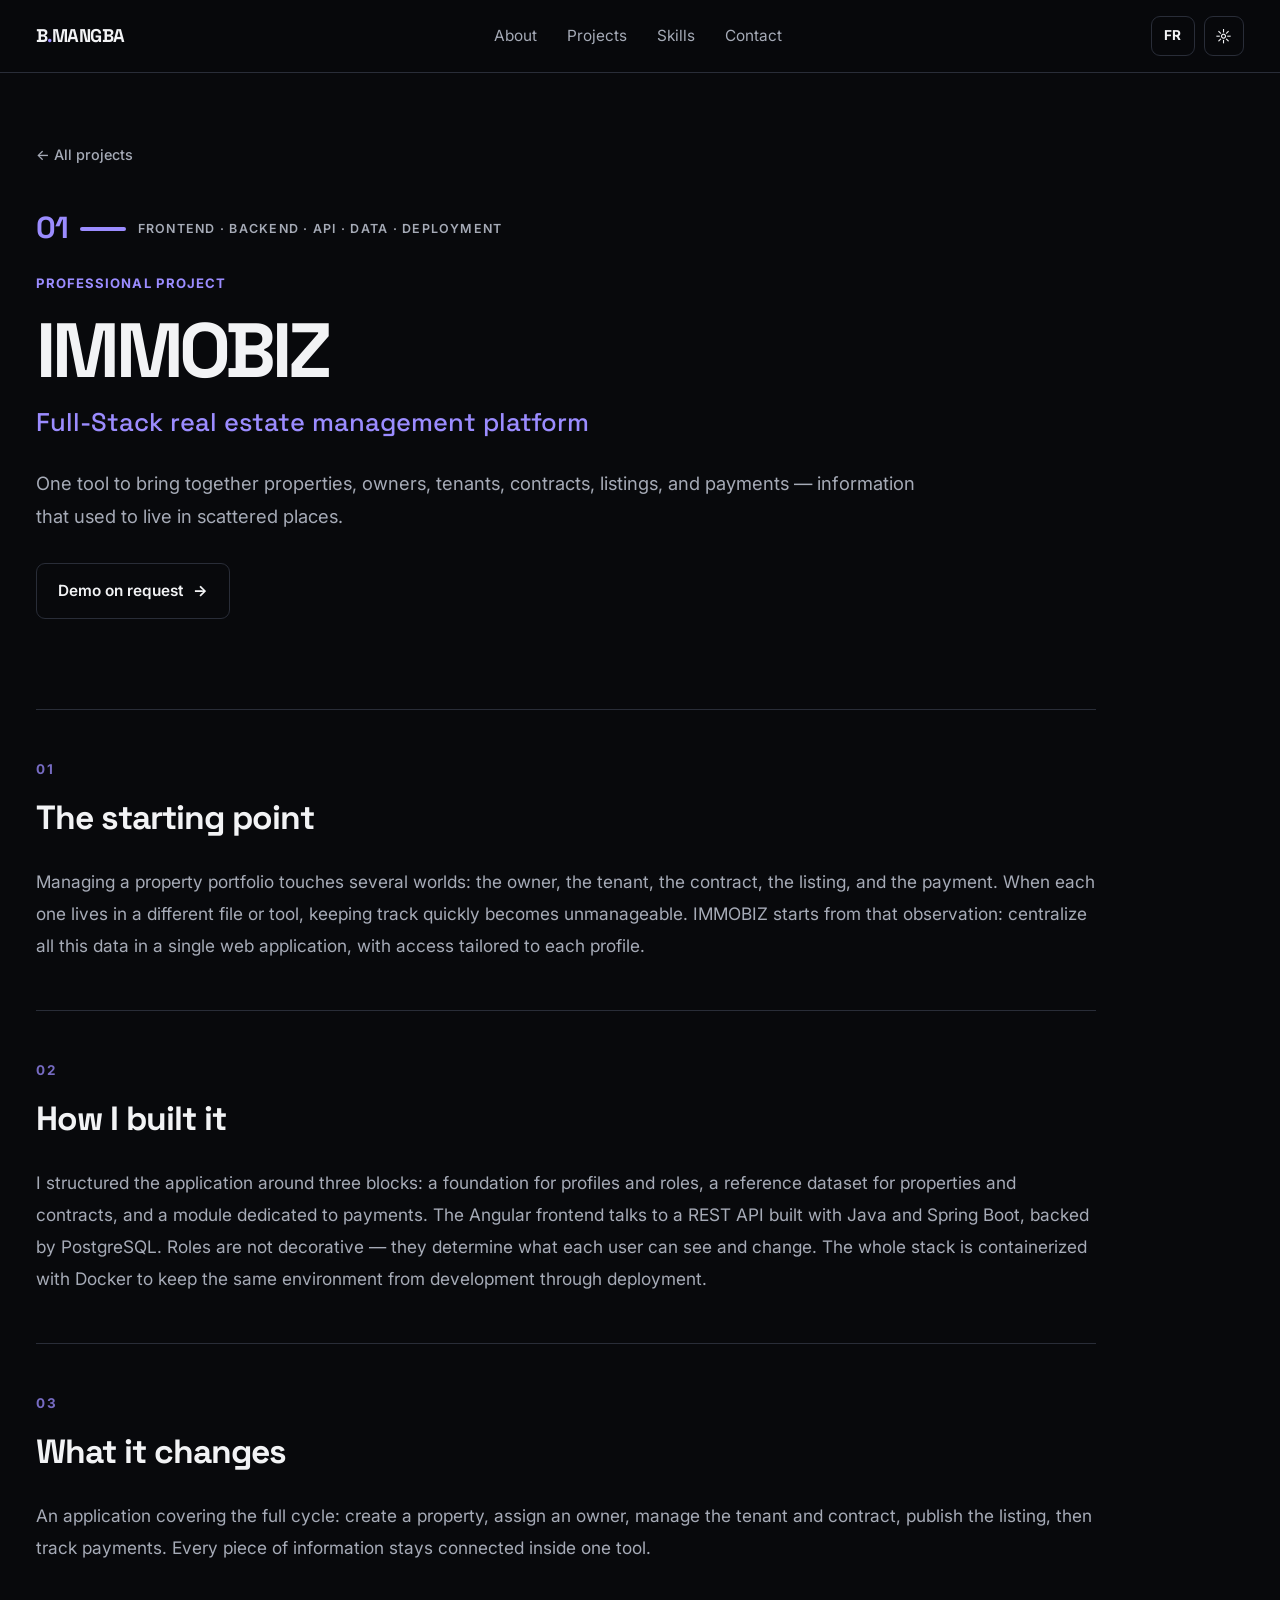
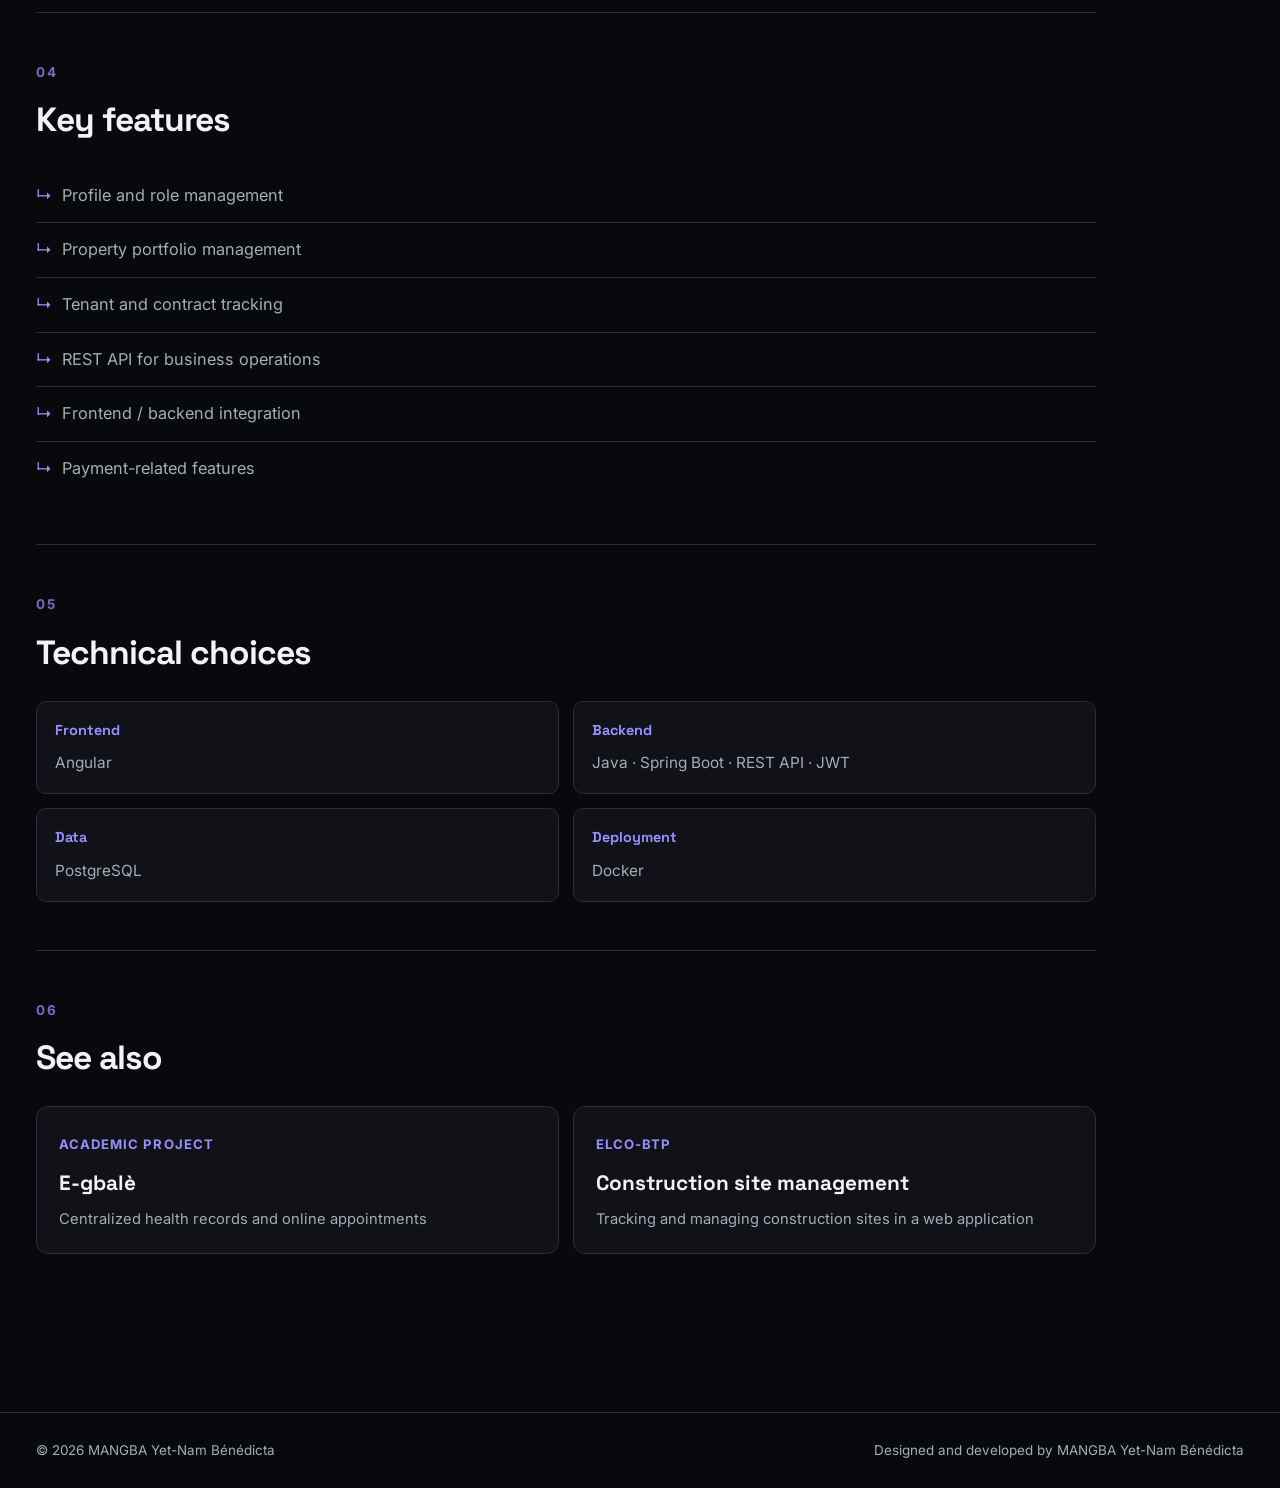
<file: work/immobiz.en.html>
<!DOCTYPE html>
<html lang="en" data-theme="dark">

<head>
  <meta charset="UTF-8">
  <meta name="viewport" content="width=device-width, initial-scale=1.0">

  <meta
    name="description"
    content="IMMOBIZ — Full-Stack real estate management platform. Project by MANGBA Yet-Nam Bénédicta."
  >

  <title>IMMOBIZ — Full-Stack real estate management platform</title>

  <link rel="alternate" hreflang="fr" href="immobiz.html">
  <link rel="alternate" hreflang="en" href="immobiz.en.html">

  <link rel="preconnect" href="https://fonts.googleapis.com">
  <link rel="preconnect" href="https://fonts.gstatic.com" crossorigin>

  <link
    href="https://fonts.googleapis.com/css2?family=Inter:wght@400;500;600;700&family=Space+Grotesk:wght@500;600;700&display=swap"
    rel="stylesheet"
  >

  <link rel="stylesheet" href="../style.css">
</head>

<body>

<header class="site-header">

  <div class="container nav">

    <a href="../index.en.html#home" class="brand">
      B<span>.</span>MANGBA
    </a>

    <nav id="navMenu">

      <a href="../index.en.html#about">About</a>
      <a href="../index.en.html#work">Projects</a>
      <a href="../index.en.html#skills">Skills</a>
      <a href="../index.en.html#contact">Contact</a>

    </nav>

    <div class="nav-actions">

      <a
        href="immobiz.html"
        class="lang-switch"
        aria-label="Lire en français"
        hreflang="fr"
      >
        FR
      </a>

      <button
        id="themeToggle"
        class="icon-btn"
        aria-label="Toggle theme"
      >
        ☼
      </button>

      <button
        id="menuToggle"
        class="icon-btn menu-btn"
        aria-label="Open menu"
      >
        ☰
      </button>

    </div>

  </div>

</header>


<main>

<article class="project-page">

  <div class="container">

    <a class="back-link" href="../index.en.html#work">← All projects</a>

    <header class="project-hero">

      <div class="project-signature sig--immobiz">
        <span class="sig-number">01</span>
        <span class="sig-bar" aria-hidden="true"></span>
        <span class="sig-roles">Frontend · Backend · API · Data · Deployment</span>
      </div>

      <span class="label">Professional project</span>

      <h1>IMMOBIZ</h1>

      <p class="project-tagline">Full-Stack real estate management platform</p>

      <p class="project-intro">One tool to bring together properties, owners, tenants, contracts, listings, and payments — information that used to live in scattered places.</p>

      <div class="project-actions">
        <a class="btn ghost" href="mailto:mangbayetnam@gmail.com?subject=Demo%20on%20request">Demo on request <b>→</b></a>
      </div>

    </header>


    <div class="project-story">

      <section class="story-block">
        <p class="section-index">01</p>
        <h2>The starting point</h2>
        <p>Managing a property portfolio touches several worlds: the owner, the tenant, the contract, the listing, and the payment. When each one lives in a different file or tool, keeping track quickly becomes unmanageable. IMMOBIZ starts from that observation: centralize all this data in a single web application, with access tailored to each profile.</p>
      </section>

      <section class="story-block">
        <p class="section-index">02</p>
        <h2>How I built it</h2>
        <p>I structured the application around three blocks: a foundation for profiles and roles, a reference dataset for properties and contracts, and a module dedicated to payments. The Angular frontend talks to a REST API built with Java and Spring Boot, backed by PostgreSQL. Roles are not decorative — they determine what each user can see and change. The whole stack is containerized with Docker to keep the same environment from development through deployment.</p>
      </section>

      <section class="story-block">
        <p class="section-index">03</p>
        <h2>What it changes</h2>
        <p>An application covering the full cycle: create a property, assign an owner, manage the tenant and contract, publish the listing, then track payments. Every piece of information stays connected inside one tool.</p>
      </section>

      <section class="story-block">
        <p class="section-index">04</p>
        <h2>Key features</h2>
        <ul class="feature-list">
          <li>Profile and role management</li>
          <li>Property portfolio management</li>
          <li>Tenant and contract tracking</li>
          <li>REST API for business operations</li>
          <li>Frontend / backend integration</li>
          <li>Payment-related features</li>
        </ul>
      </section>

      <section class="story-block">
        <p class="section-index">05</p>
        <h2>Technical choices</h2>
        <div class="stack-grid">
          <div><strong>Frontend</strong><span>Angular</span></div>
          <div><strong>Backend</strong><span>Java · Spring Boot · REST API · JWT</span></div>
          <div><strong>Data</strong><span>PostgreSQL</span></div>
          <div><strong>Deployment</strong><span>Docker</span></div>
        </div>
      </section>

      <section class="story-block related">
        <p class="section-index">06</p>
        <h2>See also</h2>
        <div class="related-grid">
      <a class="related-card" href="egbale.en.html">
        <span class="label">Academic project</span>
        <h3>E-gbalè</h3>
        <p>Centralized health records and online appointments</p>
      </a>
      <a class="related-card" href="elco-btp.en.html">
        <span class="label">ELCO-BTP</span>
        <h3>Construction site management</h3>
        <p>Tracking and managing construction sites in a web application</p>
      </a>
        </div>
      </section>

    </div>

  </div>

</article>

</main>


<footer>

  <div class="container">

    <span>
      © 2026 MANGBA Yet-Nam Bénédicta
    </span>


    <span>
      Designed and developed by MANGBA Yet-Nam Bénédicta
    </span>

  </div>

</footer>


<script>

const root = document.documentElement;

const theme =
  document.getElementById("themeToggle");

const menu =
  document.getElementById("menuToggle");

const nav =
  document.getElementById("navMenu");


const savedTheme =
  localStorage.getItem("theme");


if (savedTheme) {

  root.dataset.theme = savedTheme;

}


function updateThemeIcon() {

  theme.textContent =
    root.dataset.theme === "dark"
      ? "☼"
      : "☾";

}


updateThemeIcon();


theme.onclick = () => {

  root.dataset.theme =
    root.dataset.theme === "dark"
      ? "light"
      : "dark";


  localStorage.setItem(
    "theme",
    root.dataset.theme
  );


  updateThemeIcon();

};


menu.onclick = () => {

  nav.classList.toggle("open");

};


nav
  .querySelectorAll("a")
  .forEach(link => {

    link.onclick = () => {

      nav.classList.remove("open");

    };

  });

</script>

</body>

</html>
</file>
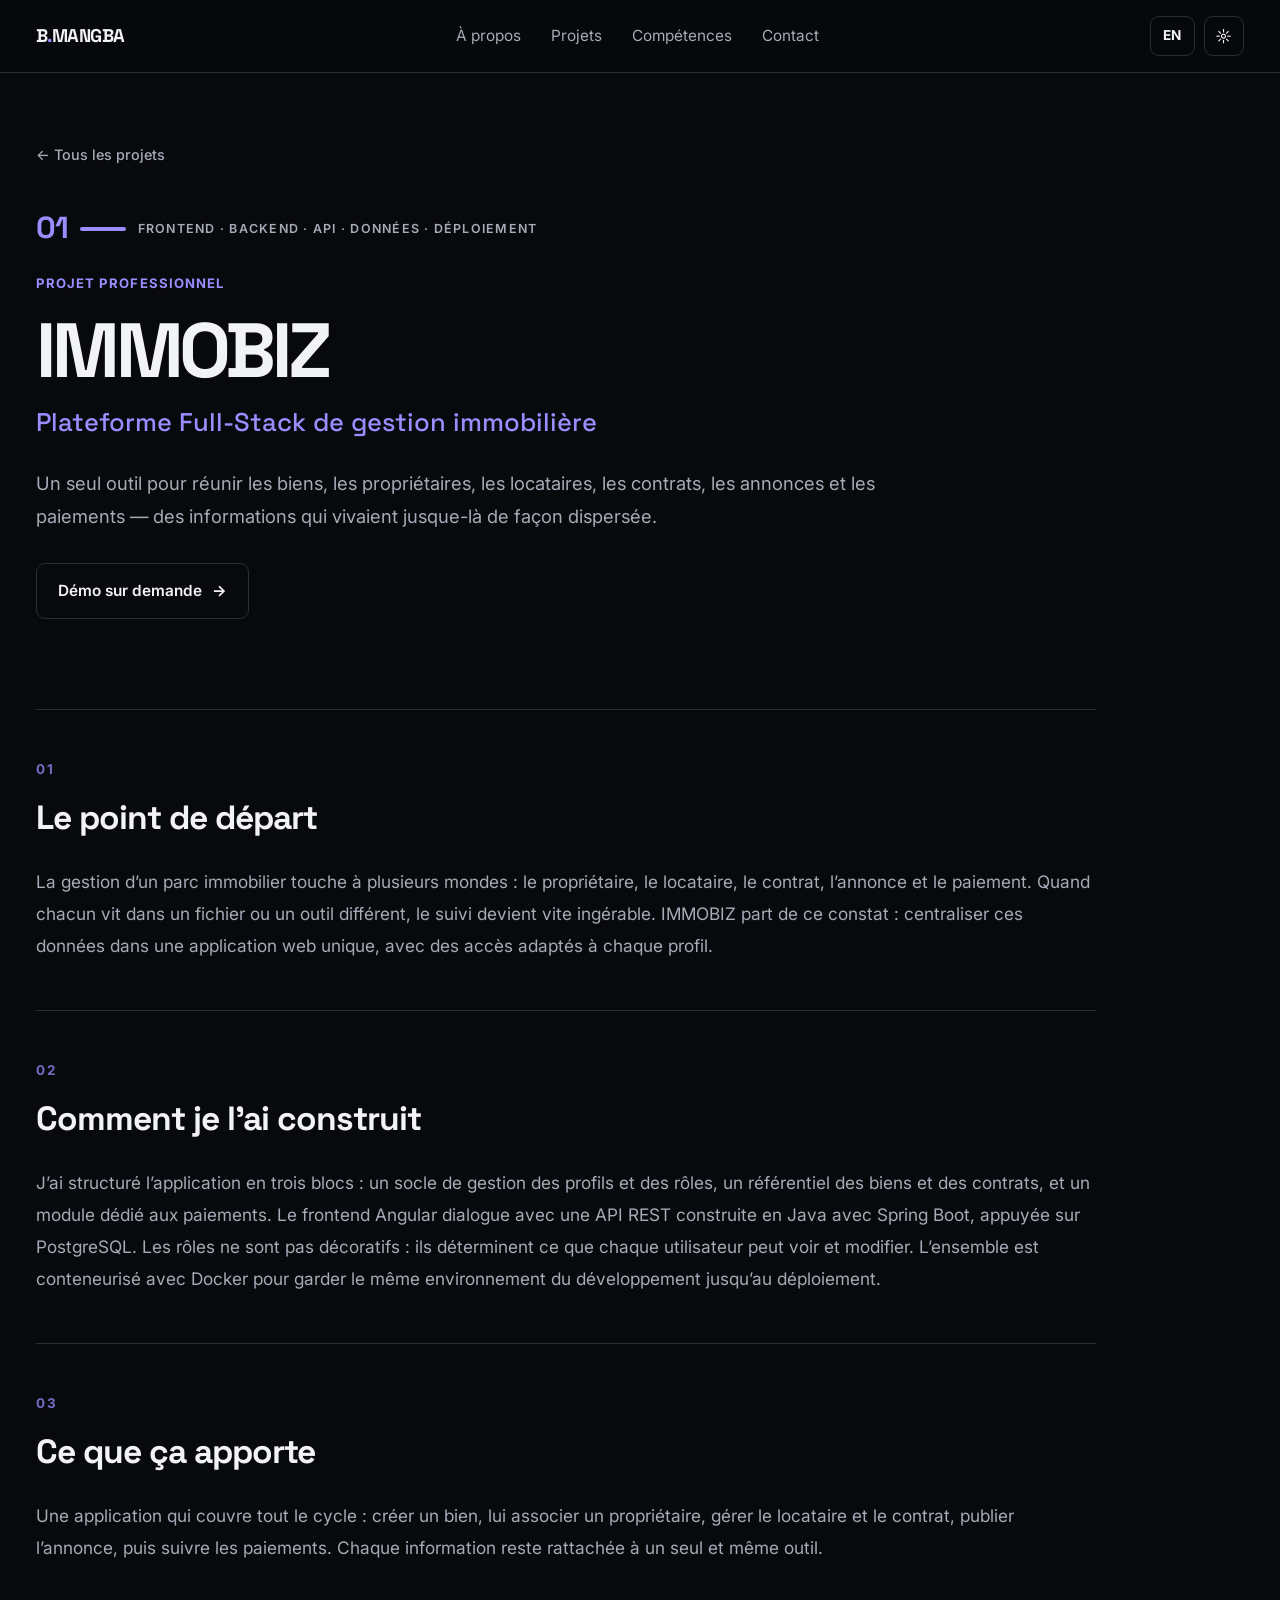
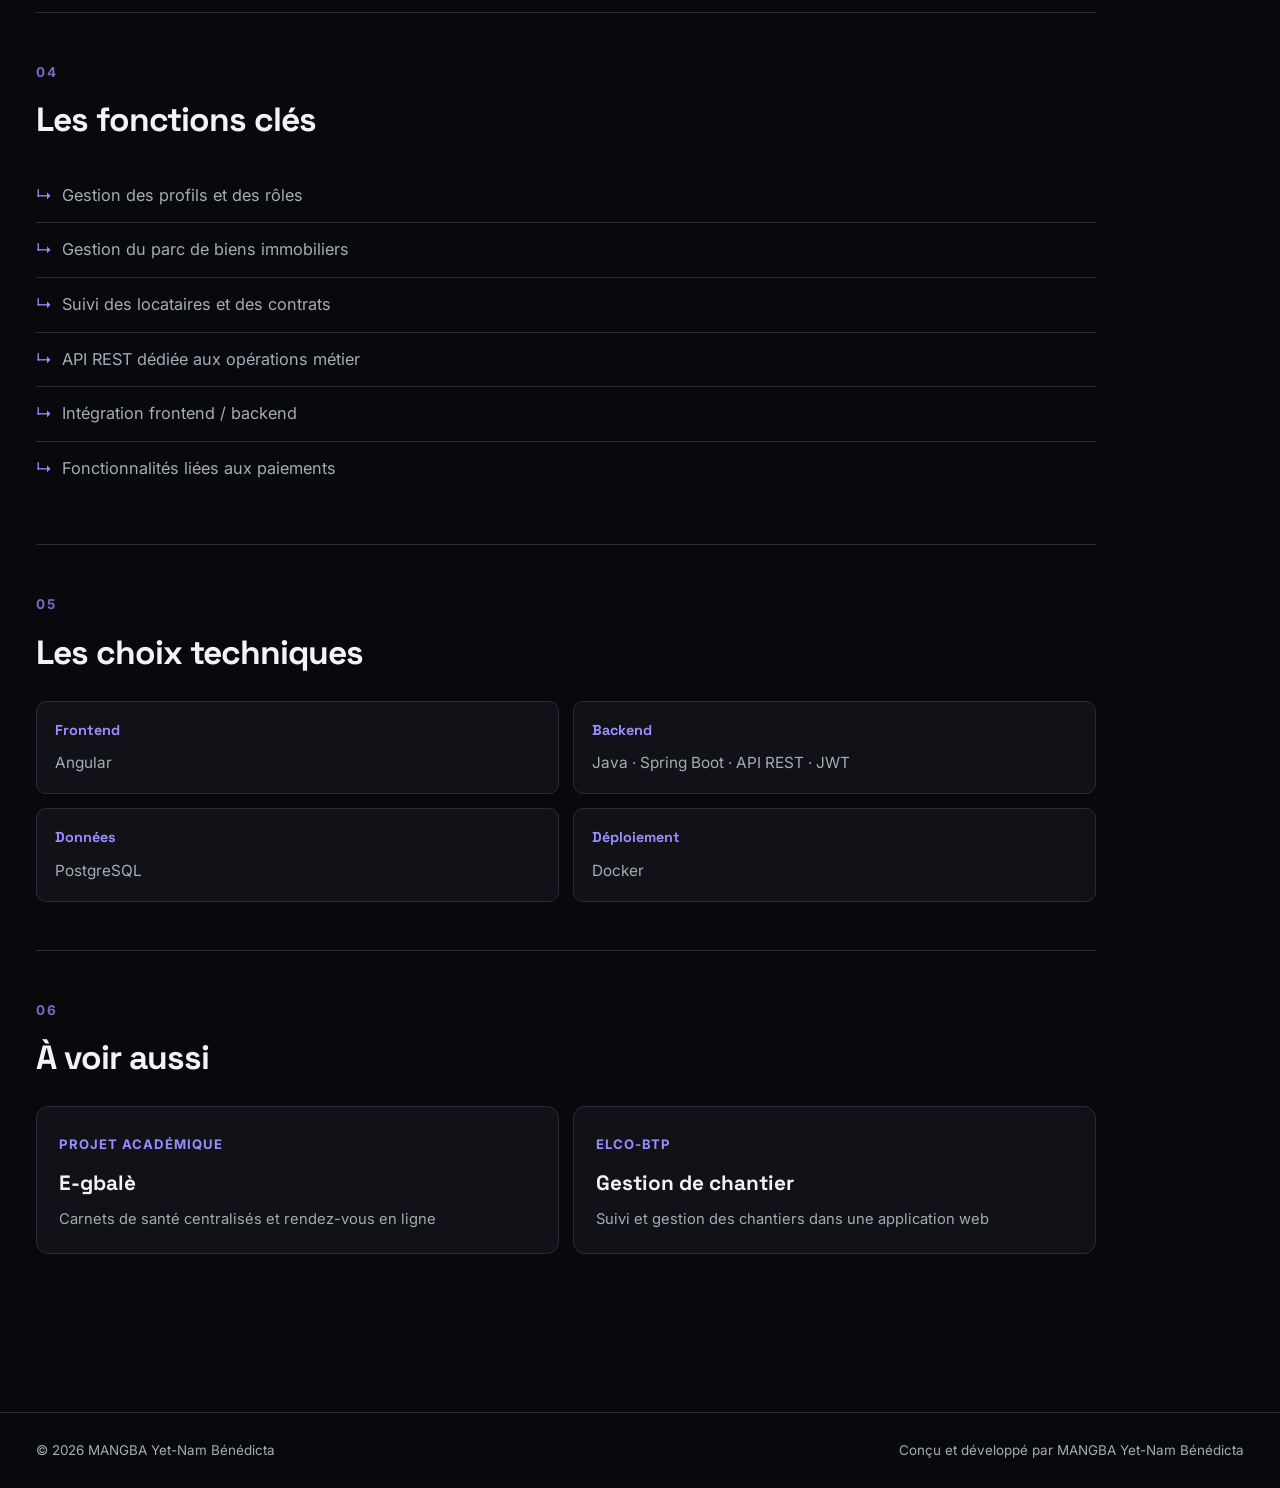
<file: work/immobiz.html>
<!DOCTYPE html>
<html lang="fr" data-theme="dark">

<head>
  <meta charset="UTF-8">
  <meta name="viewport" content="width=device-width, initial-scale=1.0">

  <meta
    name="description"
    content="IMMOBIZ — Plateforme Full-Stack de gestion immobilière. Projet de MANGBA Yet-Nam Bénédicta."
  >

  <title>IMMOBIZ — Plateforme Full-Stack de gestion immobilière</title>

  <link rel="alternate" hreflang="fr" href="immobiz.html">
  <link rel="alternate" hreflang="en" href="immobiz.en.html">

  <link rel="preconnect" href="https://fonts.googleapis.com">
  <link rel="preconnect" href="https://fonts.gstatic.com" crossorigin>

  <link
    href="https://fonts.googleapis.com/css2?family=Inter:wght@400;500;600;700&family=Space+Grotesk:wght@500;600;700&display=swap"
    rel="stylesheet"
  >

  <link rel="stylesheet" href="../style.css">
</head>

<body>

<header class="site-header">

  <div class="container nav">

    <a href="../index.html#home" class="brand">
      B<span>.</span>MANGBA
    </a>

    <nav id="navMenu">

      <a href="../index.html#about">À propos</a>
      <a href="../index.html#work">Projets</a>
      <a href="../index.html#skills">Compétences</a>
      <a href="../index.html#contact">Contact</a>

    </nav>

    <div class="nav-actions">

      <a
        href="immobiz.en.html"
        class="lang-switch"
        aria-label="Read in English"
        hreflang="en"
      >
        EN
      </a>

      <button
        id="themeToggle"
        class="icon-btn"
        aria-label="Changer de thème"
      >
        ☼
      </button>

      <button
        id="menuToggle"
        class="icon-btn menu-btn"
        aria-label="Ouvrir le menu"
      >
        ☰
      </button>

    </div>

  </div>

</header>


<main>

<article class="project-page">

  <div class="container">

    <a class="back-link" href="../index.html#work">← Tous les projets</a>

    <header class="project-hero">

      <div class="project-signature sig--immobiz">
        <span class="sig-number">01</span>
        <span class="sig-bar" aria-hidden="true"></span>
        <span class="sig-roles">Frontend · Backend · API · Données · Déploiement</span>
      </div>

      <span class="label">Projet professionnel</span>

      <h1>IMMOBIZ</h1>

      <p class="project-tagline">Plateforme Full-Stack de gestion immobilière</p>

      <p class="project-intro">Un seul outil pour réunir les biens, les propriétaires, les locataires, les contrats, les annonces et les paiements — des informations qui vivaient jusque-là de façon dispersée.</p>

      <div class="project-actions">
        <a class="btn ghost" href="mailto:mangbayetnam@gmail.com?subject=D%C3%A9mo%20sur%20demande">Démo sur demande <b>→</b></a>
      </div>

    </header>


    <div class="project-story">

      <section class="story-block">
        <p class="section-index">01</p>
        <h2>Le point de départ</h2>
        <p>La gestion d’un parc immobilier touche à plusieurs mondes : le propriétaire, le locataire, le contrat, l’annonce et le paiement. Quand chacun vit dans un fichier ou un outil différent, le suivi devient vite ingérable. IMMOBIZ part de ce constat : centraliser ces données dans une application web unique, avec des accès adaptés à chaque profil.</p>
      </section>

      <section class="story-block">
        <p class="section-index">02</p>
        <h2>Comment je l’ai construit</h2>
        <p>J’ai structuré l’application en trois blocs : un socle de gestion des profils et des rôles, un référentiel des biens et des contrats, et un module dédié aux paiements. Le frontend Angular dialogue avec une API REST construite en Java avec Spring Boot, appuyée sur PostgreSQL. Les rôles ne sont pas décoratifs : ils déterminent ce que chaque utilisateur peut voir et modifier. L’ensemble est conteneurisé avec Docker pour garder le même environnement du développement jusqu’au déploiement.</p>
      </section>

      <section class="story-block">
        <p class="section-index">03</p>
        <h2>Ce que ça apporte</h2>
        <p>Une application qui couvre tout le cycle : créer un bien, lui associer un propriétaire, gérer le locataire et le contrat, publier l’annonce, puis suivre les paiements. Chaque information reste rattachée à un seul et même outil.</p>
      </section>

      <section class="story-block">
        <p class="section-index">04</p>
        <h2>Les fonctions clés</h2>
        <ul class="feature-list">
          <li>Gestion des profils et des rôles</li>
          <li>Gestion du parc de biens immobiliers</li>
          <li>Suivi des locataires et des contrats</li>
          <li>API REST dédiée aux opérations métier</li>
          <li>Intégration frontend / backend</li>
          <li>Fonctionnalités liées aux paiements</li>
        </ul>
      </section>

      <section class="story-block">
        <p class="section-index">05</p>
        <h2>Les choix techniques</h2>
        <div class="stack-grid">
          <div><strong>Frontend</strong><span>Angular</span></div>
          <div><strong>Backend</strong><span>Java · Spring Boot · API REST · JWT</span></div>
          <div><strong>Données</strong><span>PostgreSQL</span></div>
          <div><strong>Déploiement</strong><span>Docker</span></div>
        </div>
      </section>

      <section class="story-block related">
        <p class="section-index">06</p>
        <h2>À voir aussi</h2>
        <div class="related-grid">
      <a class="related-card" href="egbale.html">
        <span class="label">Projet académique</span>
        <h3>E-gbalè</h3>
        <p>Carnets de santé centralisés et rendez-vous en ligne</p>
      </a>
      <a class="related-card" href="elco-btp.html">
        <span class="label">ELCO-BTP</span>
        <h3>Gestion de chantier</h3>
        <p>Suivi et gestion des chantiers dans une application web</p>
      </a>
        </div>
      </section>

    </div>

  </div>

</article>

</main>


<footer>

  <div class="container">

    <span>
      © 2026 MANGBA Yet-Nam Bénédicta
    </span>


    <span>
      Conçu et développé par MANGBA Yet-Nam Bénédicta
    </span>

  </div>

</footer>


<script>

const root = document.documentElement;

const theme =
  document.getElementById("themeToggle");

const menu =
  document.getElementById("menuToggle");

const nav =
  document.getElementById("navMenu");


const savedTheme =
  localStorage.getItem("theme");


if (savedTheme) {

  root.dataset.theme = savedTheme;

}


function updateThemeIcon() {

  theme.textContent =
    root.dataset.theme === "dark"
      ? "☼"
      : "☾";

}


updateThemeIcon();


theme.onclick = () => {

  root.dataset.theme =
    root.dataset.theme === "dark"
      ? "light"
      : "dark";


  localStorage.setItem(
    "theme",
    root.dataset.theme
  );


  updateThemeIcon();

};


menu.onclick = () => {

  nav.classList.toggle("open");

};


nav
  .querySelectorAll("a")
  .forEach(link => {

    link.onclick = () => {

      nav.classList.remove("open");

    };

  });

</script>

</body>

</html>
</file>
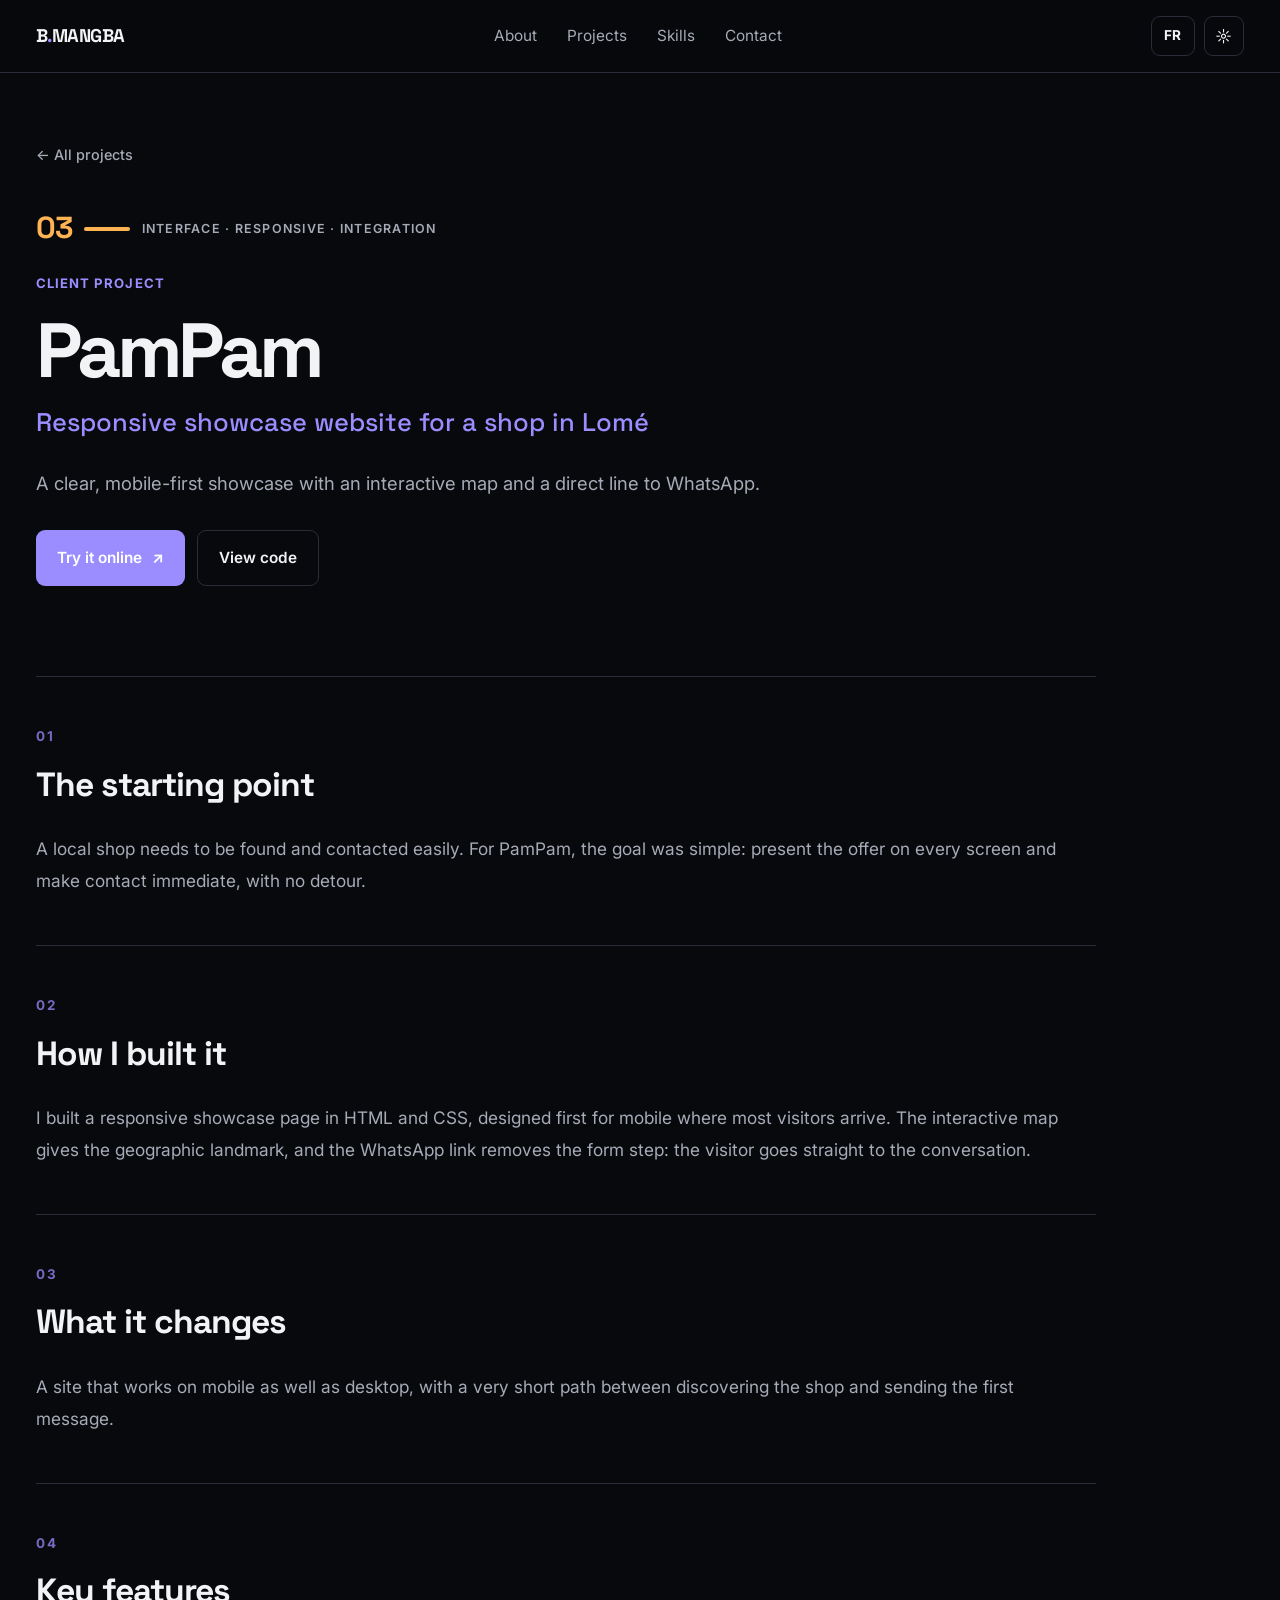
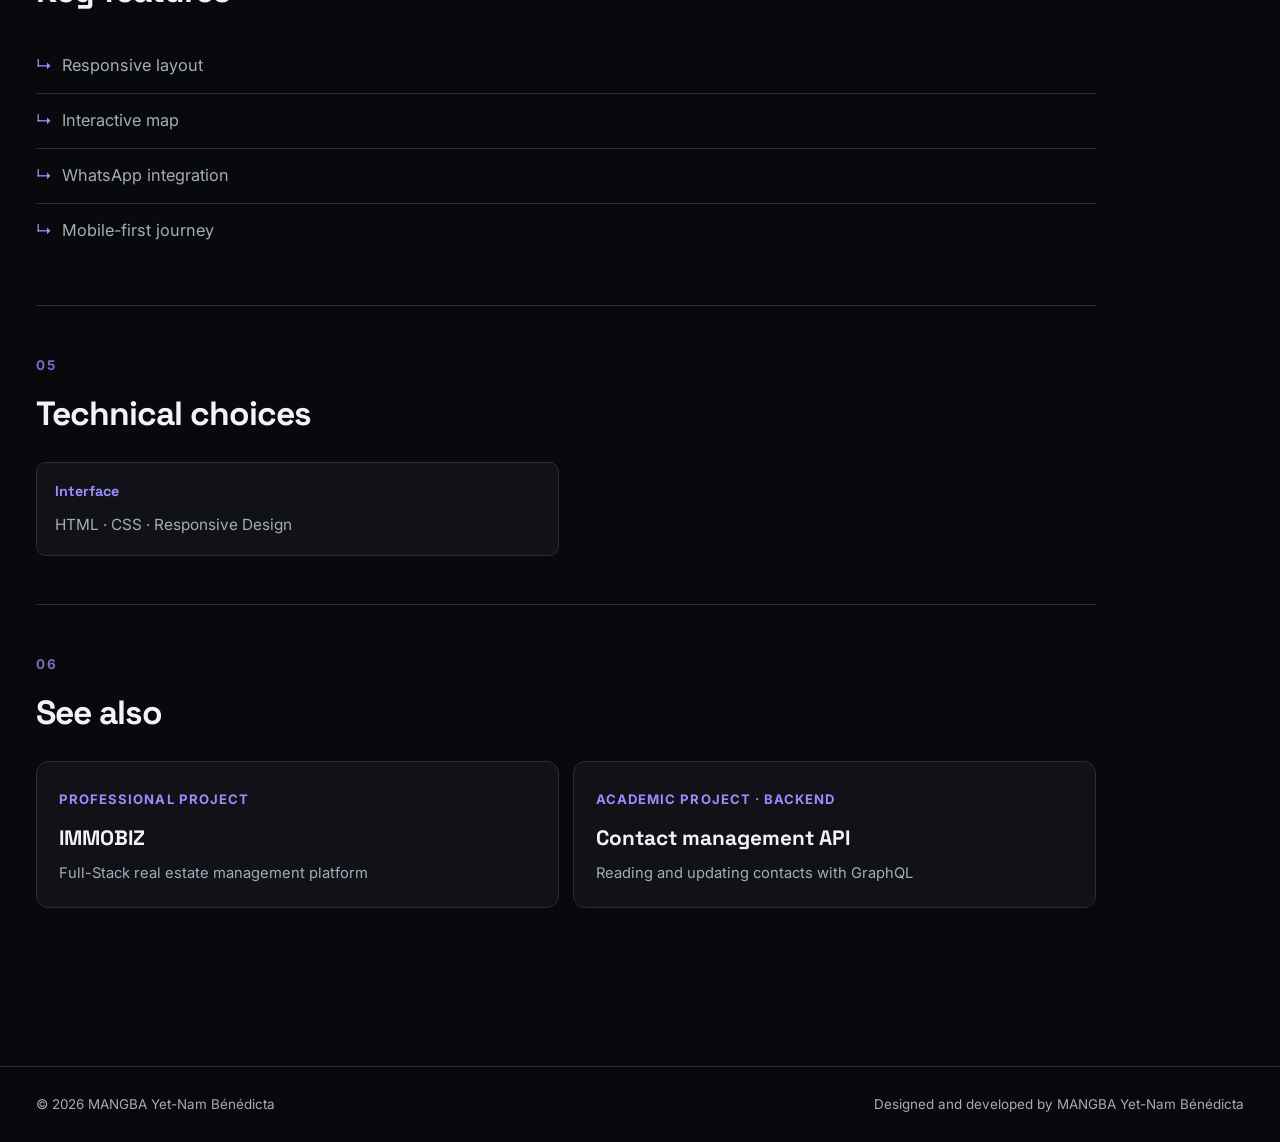
<file: work/pampam.en.html>
<!DOCTYPE html>
<html lang="en" data-theme="dark">

<head>
  <meta charset="UTF-8">
  <meta name="viewport" content="width=device-width, initial-scale=1.0">

  <meta
    name="description"
    content="PamPam — Responsive showcase website for a shop in Lomé. Project by MANGBA Yet-Nam Bénédicta."
  >

  <title>PamPam — Responsive showcase website for a shop in Lomé</title>

  <link rel="alternate" hreflang="fr" href="pampam.html">
  <link rel="alternate" hreflang="en" href="pampam.en.html">

  <link rel="preconnect" href="https://fonts.googleapis.com">
  <link rel="preconnect" href="https://fonts.gstatic.com" crossorigin>

  <link
    href="https://fonts.googleapis.com/css2?family=Inter:wght@400;500;600;700&family=Space+Grotesk:wght@500;600;700&display=swap"
    rel="stylesheet"
  >

  <link rel="stylesheet" href="../style.css">
</head>

<body>

<header class="site-header">

  <div class="container nav">

    <a href="../index.en.html#home" class="brand">
      B<span>.</span>MANGBA
    </a>

    <nav id="navMenu">

      <a href="../index.en.html#about">About</a>
      <a href="../index.en.html#work">Projects</a>
      <a href="../index.en.html#skills">Skills</a>
      <a href="../index.en.html#contact">Contact</a>

    </nav>

    <div class="nav-actions">

      <a
        href="pampam.html"
        class="lang-switch"
        aria-label="Lire en français"
        hreflang="fr"
      >
        FR
      </a>

      <button
        id="themeToggle"
        class="icon-btn"
        aria-label="Toggle theme"
      >
        ☼
      </button>

      <button
        id="menuToggle"
        class="icon-btn menu-btn"
        aria-label="Open menu"
      >
        ☰
      </button>

    </div>

  </div>

</header>


<main>

<article class="project-page">

  <div class="container">

    <a class="back-link" href="../index.en.html#work">← All projects</a>

    <header class="project-hero">

      <div class="project-signature sig--pampam">
        <span class="sig-number">03</span>
        <span class="sig-bar" aria-hidden="true"></span>
        <span class="sig-roles">Interface · Responsive · Integration</span>
      </div>

      <span class="label">Client project</span>

      <h1>PamPam</h1>

      <p class="project-tagline">Responsive showcase website for a shop in Lomé</p>

      <p class="project-intro">A clear, mobile-first showcase with an interactive map and a direct line to WhatsApp.</p>

      <div class="project-actions">
        <a class="btn primary" href="https://pampam-iota.vercel.app" target="_blank" rel="noopener">Try it online <b>↗</b></a>
        <a class="btn ghost" href="https://github.com/bendictamangba/pampam" target="_blank" rel="noopener">View code</a>
      </div>

    </header>


    <div class="project-story">

      <section class="story-block">
        <p class="section-index">01</p>
        <h2>The starting point</h2>
        <p>A local shop needs to be found and contacted easily. For PamPam, the goal was simple: present the offer on every screen and make contact immediate, with no detour.</p>
      </section>

      <section class="story-block">
        <p class="section-index">02</p>
        <h2>How I built it</h2>
        <p>I built a responsive showcase page in HTML and CSS, designed first for mobile where most visitors arrive. The interactive map gives the geographic landmark, and the WhatsApp link removes the form step: the visitor goes straight to the conversation.</p>
      </section>

      <section class="story-block">
        <p class="section-index">03</p>
        <h2>What it changes</h2>
        <p>A site that works on mobile as well as desktop, with a very short path between discovering the shop and sending the first message.</p>
      </section>

      <section class="story-block">
        <p class="section-index">04</p>
        <h2>Key features</h2>
        <ul class="feature-list">
          <li>Responsive layout</li>
          <li>Interactive map</li>
          <li>WhatsApp integration</li>
          <li>Mobile-first journey</li>
        </ul>
      </section>

      <section class="story-block">
        <p class="section-index">05</p>
        <h2>Technical choices</h2>
        <div class="stack-grid">
          <div><strong>Interface</strong><span>HTML · CSS · Responsive Design</span></div>
        </div>
      </section>

      <section class="story-block related">
        <p class="section-index">06</p>
        <h2>See also</h2>
        <div class="related-grid">
      <a class="related-card" href="immobiz.en.html">
        <span class="label">Professional project</span>
        <h3>IMMOBIZ</h3>
        <p>Full-Stack real estate management platform</p>
      </a>
      <a class="related-card" href="contact-api.en.html">
        <span class="label">Academic project · Backend</span>
        <h3>Contact management API</h3>
        <p>Reading and updating contacts with GraphQL</p>
      </a>
        </div>
      </section>

    </div>

  </div>

</article>

</main>


<footer>

  <div class="container">

    <span>
      © 2026 MANGBA Yet-Nam Bénédicta
    </span>


    <span>
      Designed and developed by MANGBA Yet-Nam Bénédicta
    </span>

  </div>

</footer>


<script>

const root = document.documentElement;

const theme =
  document.getElementById("themeToggle");

const menu =
  document.getElementById("menuToggle");

const nav =
  document.getElementById("navMenu");


const savedTheme =
  localStorage.getItem("theme");


if (savedTheme) {

  root.dataset.theme = savedTheme;

}


function updateThemeIcon() {

  theme.textContent =
    root.dataset.theme === "dark"
      ? "☼"
      : "☾";

}


updateThemeIcon();


theme.onclick = () => {

  root.dataset.theme =
    root.dataset.theme === "dark"
      ? "light"
      : "dark";


  localStorage.setItem(
    "theme",
    root.dataset.theme
  );


  updateThemeIcon();

};


menu.onclick = () => {

  nav.classList.toggle("open");

};


nav
  .querySelectorAll("a")
  .forEach(link => {

    link.onclick = () => {

      nav.classList.remove("open");

    };

  });

</script>

</body>

</html>
</file>
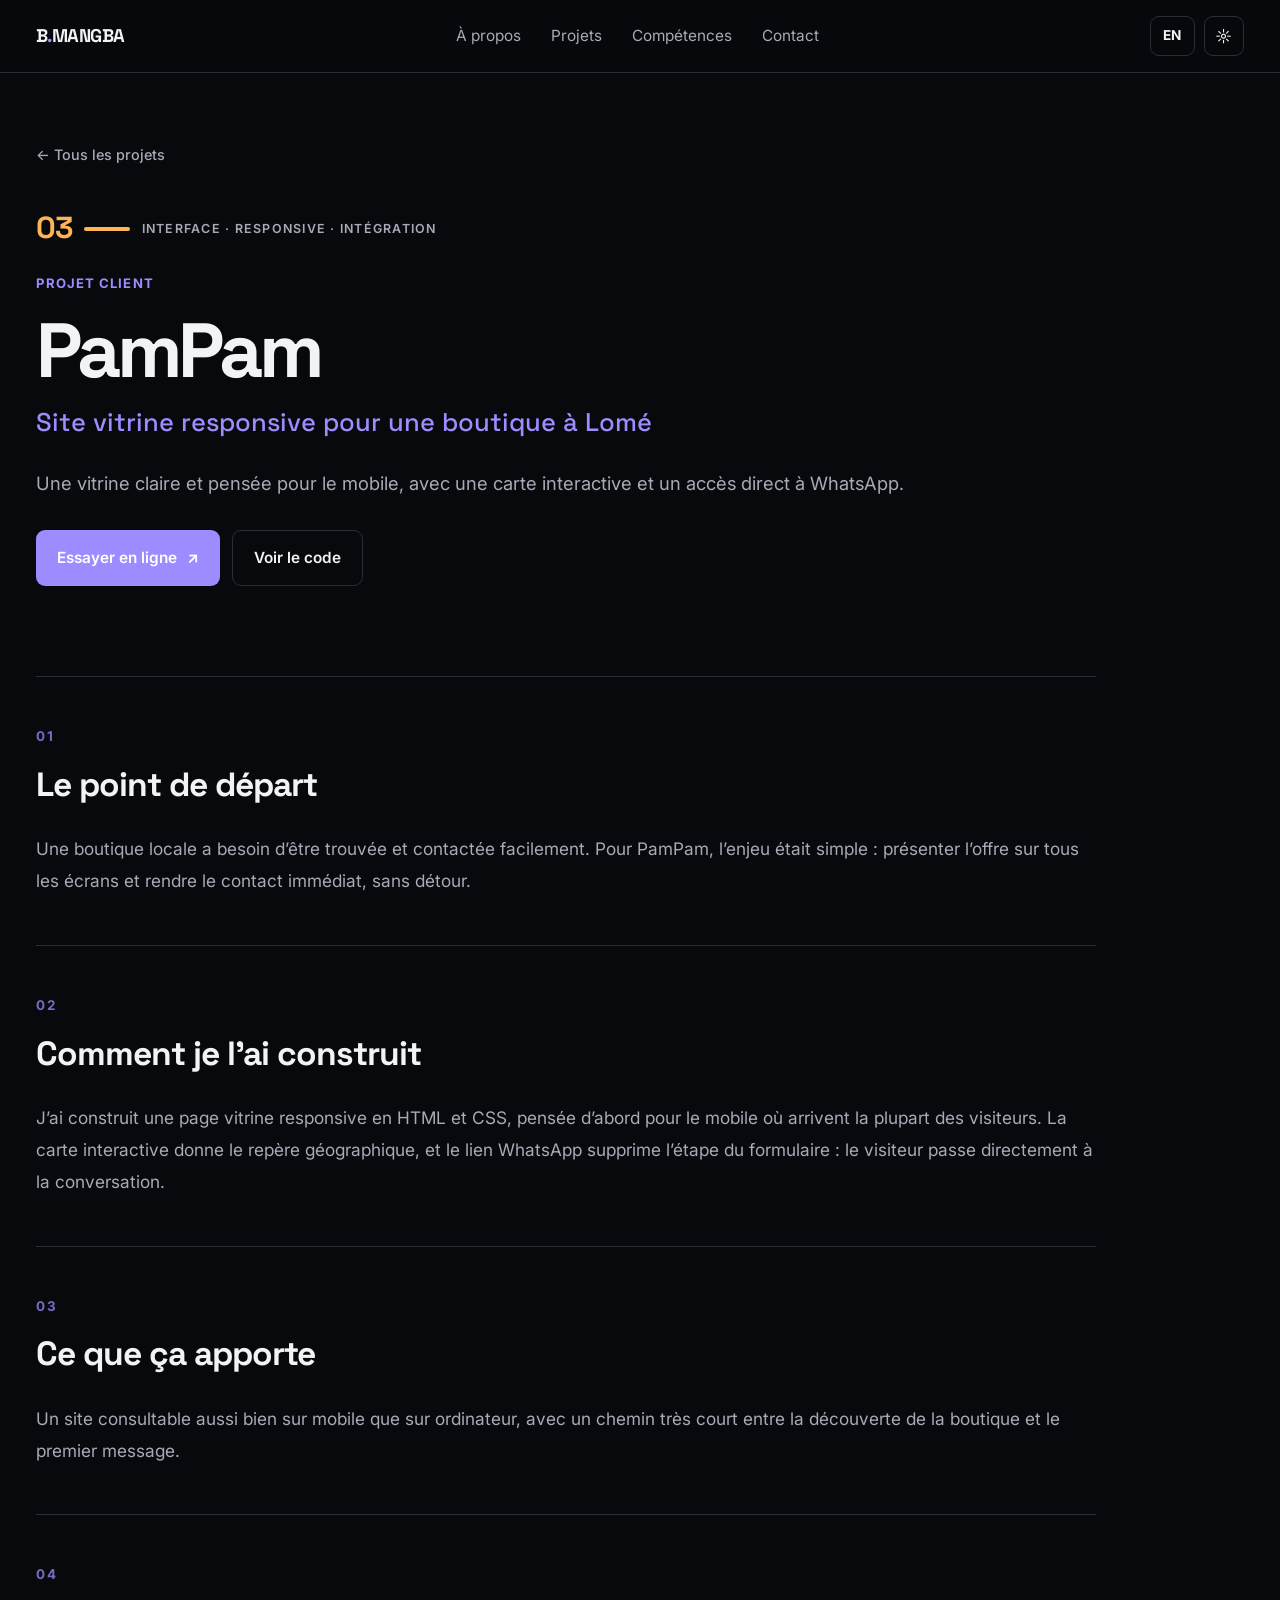
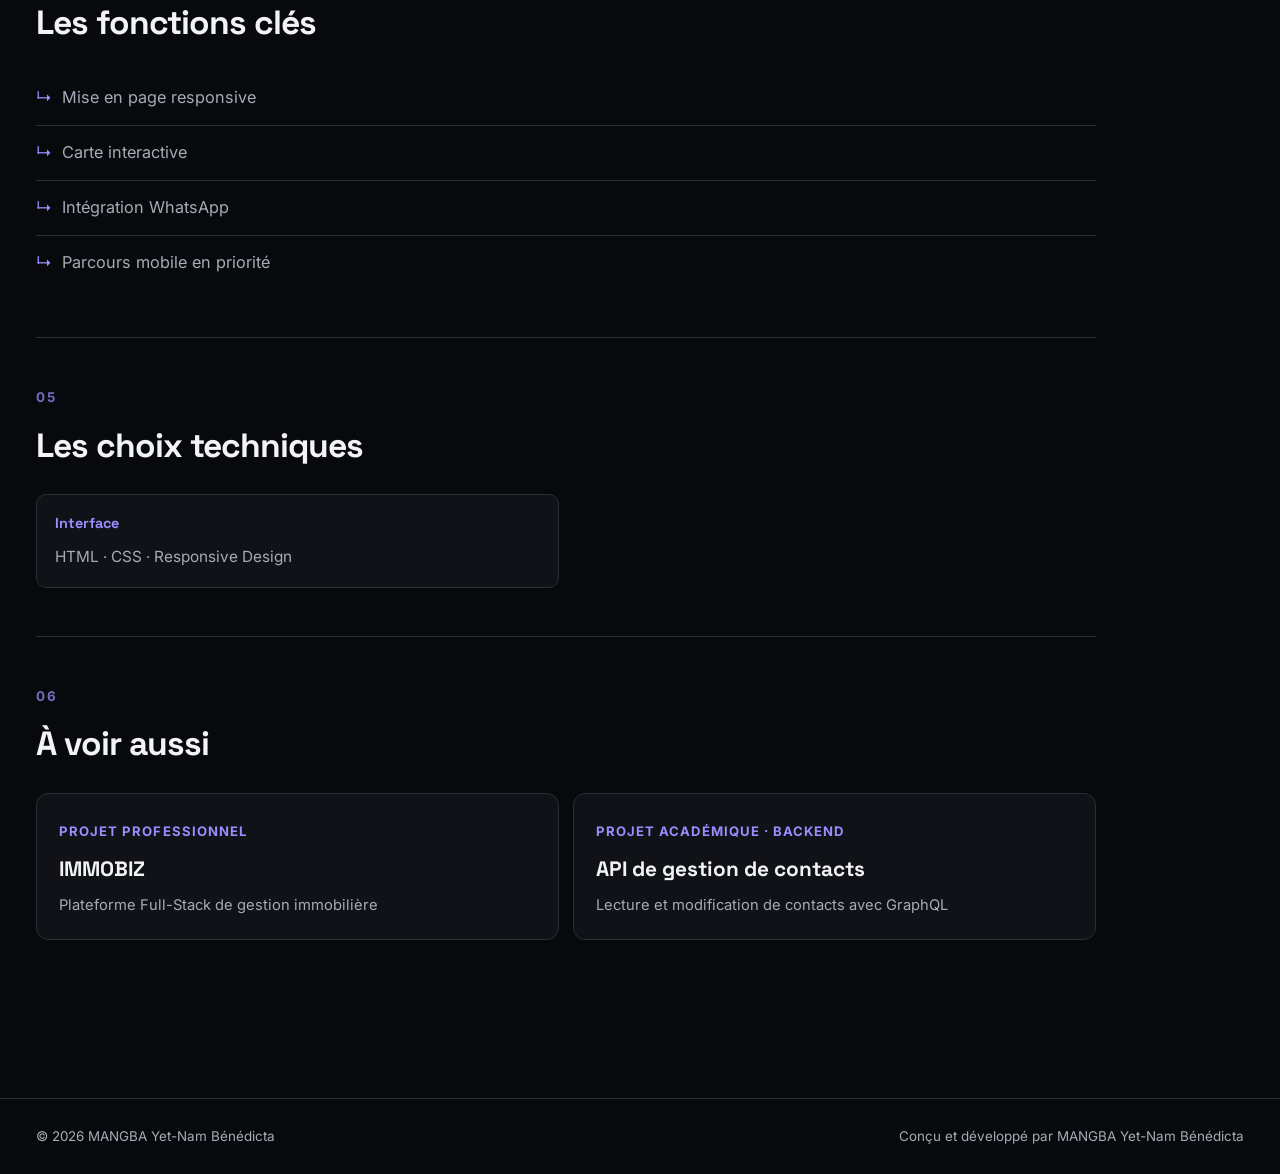
<file: work/pampam.html>
<!DOCTYPE html>
<html lang="fr" data-theme="dark">

<head>
  <meta charset="UTF-8">
  <meta name="viewport" content="width=device-width, initial-scale=1.0">

  <meta
    name="description"
    content="PamPam — Site vitrine responsive pour une boutique à Lomé. Projet de MANGBA Yet-Nam Bénédicta."
  >

  <title>PamPam — Site vitrine responsive pour une boutique à Lomé</title>

  <link rel="alternate" hreflang="fr" href="pampam.html">
  <link rel="alternate" hreflang="en" href="pampam.en.html">

  <link rel="preconnect" href="https://fonts.googleapis.com">
  <link rel="preconnect" href="https://fonts.gstatic.com" crossorigin>

  <link
    href="https://fonts.googleapis.com/css2?family=Inter:wght@400;500;600;700&family=Space+Grotesk:wght@500;600;700&display=swap"
    rel="stylesheet"
  >

  <link rel="stylesheet" href="../style.css">
</head>

<body>

<header class="site-header">

  <div class="container nav">

    <a href="../index.html#home" class="brand">
      B<span>.</span>MANGBA
    </a>

    <nav id="navMenu">

      <a href="../index.html#about">À propos</a>
      <a href="../index.html#work">Projets</a>
      <a href="../index.html#skills">Compétences</a>
      <a href="../index.html#contact">Contact</a>

    </nav>

    <div class="nav-actions">

      <a
        href="pampam.en.html"
        class="lang-switch"
        aria-label="Read in English"
        hreflang="en"
      >
        EN
      </a>

      <button
        id="themeToggle"
        class="icon-btn"
        aria-label="Changer de thème"
      >
        ☼
      </button>

      <button
        id="menuToggle"
        class="icon-btn menu-btn"
        aria-label="Ouvrir le menu"
      >
        ☰
      </button>

    </div>

  </div>

</header>


<main>

<article class="project-page">

  <div class="container">

    <a class="back-link" href="../index.html#work">← Tous les projets</a>

    <header class="project-hero">

      <div class="project-signature sig--pampam">
        <span class="sig-number">03</span>
        <span class="sig-bar" aria-hidden="true"></span>
        <span class="sig-roles">Interface · Responsive · Intégration</span>
      </div>

      <span class="label">Projet client</span>

      <h1>PamPam</h1>

      <p class="project-tagline">Site vitrine responsive pour une boutique à Lomé</p>

      <p class="project-intro">Une vitrine claire et pensée pour le mobile, avec une carte interactive et un accès direct à WhatsApp.</p>

      <div class="project-actions">
        <a class="btn primary" href="https://pampam-iota.vercel.app" target="_blank" rel="noopener">Essayer en ligne <b>↗</b></a>
        <a class="btn ghost" href="https://github.com/bendictamangba/pampam" target="_blank" rel="noopener">Voir le code</a>
      </div>

    </header>


    <div class="project-story">

      <section class="story-block">
        <p class="section-index">01</p>
        <h2>Le point de départ</h2>
        <p>Une boutique locale a besoin d’être trouvée et contactée facilement. Pour PamPam, l’enjeu était simple : présenter l’offre sur tous les écrans et rendre le contact immédiat, sans détour.</p>
      </section>

      <section class="story-block">
        <p class="section-index">02</p>
        <h2>Comment je l’ai construit</h2>
        <p>J’ai construit une page vitrine responsive en HTML et CSS, pensée d’abord pour le mobile où arrivent la plupart des visiteurs. La carte interactive donne le repère géographique, et le lien WhatsApp supprime l’étape du formulaire : le visiteur passe directement à la conversation.</p>
      </section>

      <section class="story-block">
        <p class="section-index">03</p>
        <h2>Ce que ça apporte</h2>
        <p>Un site consultable aussi bien sur mobile que sur ordinateur, avec un chemin très court entre la découverte de la boutique et le premier message.</p>
      </section>

      <section class="story-block">
        <p class="section-index">04</p>
        <h2>Les fonctions clés</h2>
        <ul class="feature-list">
          <li>Mise en page responsive</li>
          <li>Carte interactive</li>
          <li>Intégration WhatsApp</li>
          <li>Parcours mobile en priorité</li>
        </ul>
      </section>

      <section class="story-block">
        <p class="section-index">05</p>
        <h2>Les choix techniques</h2>
        <div class="stack-grid">
          <div><strong>Interface</strong><span>HTML · CSS · Responsive Design</span></div>
        </div>
      </section>

      <section class="story-block related">
        <p class="section-index">06</p>
        <h2>À voir aussi</h2>
        <div class="related-grid">
      <a class="related-card" href="immobiz.html">
        <span class="label">Projet professionnel</span>
        <h3>IMMOBIZ</h3>
        <p>Plateforme Full-Stack de gestion immobilière</p>
      </a>
      <a class="related-card" href="contact-api.html">
        <span class="label">Projet académique · Backend</span>
        <h3>API de gestion de contacts</h3>
        <p>Lecture et modification de contacts avec GraphQL</p>
      </a>
        </div>
      </section>

    </div>

  </div>

</article>

</main>


<footer>

  <div class="container">

    <span>
      © 2026 MANGBA Yet-Nam Bénédicta
    </span>


    <span>
      Conçu et développé par MANGBA Yet-Nam Bénédicta
    </span>

  </div>

</footer>


<script>

const root = document.documentElement;

const theme =
  document.getElementById("themeToggle");

const menu =
  document.getElementById("menuToggle");

const nav =
  document.getElementById("navMenu");


const savedTheme =
  localStorage.getItem("theme");


if (savedTheme) {

  root.dataset.theme = savedTheme;

}


function updateThemeIcon() {

  theme.textContent =
    root.dataset.theme === "dark"
      ? "☼"
      : "☾";

}


updateThemeIcon();


theme.onclick = () => {

  root.dataset.theme =
    root.dataset.theme === "dark"
      ? "light"
      : "dark";


  localStorage.setItem(
    "theme",
    root.dataset.theme
  );


  updateThemeIcon();

};


menu.onclick = () => {

  nav.classList.toggle("open");

};


nav
  .querySelectorAll("a")
  .forEach(link => {

    link.onclick = () => {

      nav.classList.remove("open");

    };

  });

</script>

</body>

</html>
</file>
<file: style.css>
* {
  box-sizing: border-box;
  margin: 0;
  padding: 0;
}

:root,
[data-theme="dark"] {
  --bg: #08090c;
  --surface: #101218;
  --surface2: #151820;
  --line: #292d38;

  --text: #f2f3f5;
  --muted: #a6abb7;

  --accent: #9b8cff;
  --green: #50d99b;
}

[data-theme="light"] {
  --bg: #f7f7f9;
  --surface: #ffffff;
  --surface2: #f0f0f4;
  --line: #dedee6;

  --text: #16171d;
  --muted: #666b77;

  --accent: #6657dc;
  --green: #159866;
}


/* =====================================================
   GLOBAL
===================================================== */

html {
  scroll-behavior: smooth;
}

body {
  font-family: "Inter", sans-serif;

  background: var(--bg);

  color: var(--text);

  line-height: 1.7;

  font-size: 17px;
}

a {
  color: inherit;

  text-decoration: none;
}

button {
  font-family: inherit;
}

.container {
  width: min(1560px, calc(100% - 72px));

  margin: auto;
}


/* =====================================================
   HEADER
===================================================== */

.site-header {
  position: fixed;

  top: 0;
  left: 0;
  right: 0;

  z-index: 50;

  border-bottom: 1px solid var(--line);

  background: color-mix(
    in srgb,
    var(--bg) 84%,
    transparent
  );

  backdrop-filter: blur(18px);
}

.nav {
  height: 72px;

  display: flex;

  align-items: center;

  justify-content: space-between;
}

.brand {
  font-family: "Space Grotesk", sans-serif;

  font-size: 1.15rem;

  font-weight: 700;

  letter-spacing: -0.03em;
}

.brand span {
  color: var(--accent);
}

nav {
  display: flex;

  gap: 30px;
}

nav a {
  font-size: 0.96rem;

  color: var(--muted);

  transition: 0.2s;
}

nav a:hover {
  color: var(--text);
}

.nav-actions {
  display: flex;

  gap: 9px;
}

.icon-btn {
  width: 40px;
  height: 40px;

  border: 1px solid var(--line);

  background: transparent;

  color: var(--text);

  border-radius: 9px;

  cursor: pointer;

  font-size: 1rem;
}

.menu-btn {
  display: none;
}


/* =====================================================
   LANGUAGE SWITCHER
===================================================== */

.lang-switch {
  display: inline-flex;

  align-items: center;

  justify-content: center;

  height: 40px;

  padding: 0 12px;

  border: 1px solid var(--line);

  background: transparent;

  color: var(--text);

  border-radius: 9px;

  cursor: pointer;

  font-size: 0.85rem;

  font-weight: 700;

  letter-spacing: 0.04em;

  transition: 0.2s;
}

.lang-switch:hover {
  border-color: var(--accent);

  color: var(--accent);
}


/* =====================================================
   HERO
===================================================== */

.hero {
  min-height: 92vh;

  display: flex;

  align-items: center;

  padding: 135px 0 90px;

  position: relative;

  overflow: hidden;
}

.hero-orb {
  position: absolute;

  width: 650px;
  height: 650px;

  right: -280px;
  top: -180px;

  background:
    radial-gradient(
      circle,
      rgba(155, 140, 255, 0.18),
      transparent 67%
    );

  pointer-events: none;
}

.hero-grid {
  display: grid;

  grid-template-columns: 1.2fr 0.8fr;

  gap: 90px;

  align-items: center;
}

.availability {
  display: inline-flex;

  gap: 9px;

  align-items: center;

  border: 1px solid
    color-mix(
      in srgb,
      var(--green) 35%,
      var(--line)
    );

  padding: 8px 14px;

  border-radius: 30px;

  color: var(--green);

  font-size: 0.9rem;

  font-weight: 600;

  margin-bottom: 25px;
}

.availability i {
  width: 7px;
  height: 7px;

  flex-shrink: 0;

  border-radius: 50%;

  background: var(--green);

  box-shadow:
    0 0 12px var(--green);
}


/* =====================================================
   LOCALISATION
===================================================== */

.location {
  display: inline-flex;

  align-items: center;

  gap: 8px;

  margin-top: 26px;

  color: var(--muted);

  font-size: 0.92rem;

  font-weight: 500;
}

.location-icon {
  width: 18px;
  height: 18px;

  flex-shrink: 0;

  color: var(--accent);
}


/* =====================================================
   HERO TEXT
===================================================== */

.eyebrow,
.section-index {
  font-size: 0.84rem;

  text-transform: uppercase;

  letter-spacing: 0.13em;

  color: var(--accent);

  font-weight: 700;
}

.hero h1 {
  font-family: "Space Grotesk", sans-serif;

  font-size: clamp(3.3rem, 6vw, 5.4rem);

  line-height: 0.98;

  letter-spacing: -0.065em;

  margin: 15px 0 28px;

  max-width: 1000px;
}

.hero h1 em,
.contact-section h2 em {
  color: var(--accent);

  font-style: normal;
}

.hero-text {
  max-width: 820px;

  color: var(--muted);

  font-size: 1.16rem;

  line-height: 1.75;

  margin-bottom: 32px;
}

.hero-buttons {
  display: flex;

  gap: 12px;

  flex-wrap: wrap;
}

.btn {
  display: inline-flex;

  align-items: center;

  gap: 10px;

  padding: 14px 21px;

  border-radius: 9px;

  font-size: 0.96rem;

  font-weight: 600;

  transition: 0.2s;
}

.btn:hover {
  transform: translateY(-2px);
}

.primary {
  background: var(--accent);

  color: #fff;
}

.ghost {
  border: 1px solid var(--line);
}

.ghost:hover {
  border-color: var(--accent);

  color: var(--accent);
}

.hero-links {
  display: flex;

  gap: 25px;

  margin-top: 29px;

  flex-wrap: wrap;
}

.hero-links a {
  font-size: 0.92rem;

  color: var(--muted);

  border-bottom: 1px solid var(--line);

  padding-bottom: 2px;
}

.hero-links a:hover {
  color: var(--accent);

  border-color: var(--accent);
}


/* =====================================================
   PHOTO DE PROFIL
===================================================== */

.portrait-wrap {
  min-height: 600px;

  position: relative;

  display: flex;

  align-items: center;

  justify-content: center;

  padding: 20px;
}


/*
  Aucun cercle derrière la photo.
*/

.portrait-ring {
  display: none;
}

.portrait {
  width: 440px;

  height: 560px;

  border-radius: 18px;

  overflow: hidden;

  border: 1px solid var(--line);

  background: var(--surface2);

  position: relative;

  z-index: 2;

  box-shadow:
    0 25px 70px rgba(0, 0, 0, 0.25);
}

.portrait img {
  width: 100%;

  height: 100%;

  /*
    Toute la photo reste visible.
    Aucune partie du corps ou du visage
    ne sera coupée.
  */

  object-fit: contain;

  object-position: center;

  display: block;
}


/* =====================================================
   SECTIONS
===================================================== */

.section {
  padding: 125px 0;
}

.two-col {
  display: grid;

  grid-template-columns: 1fr 1fr;

  gap: 100px;
}

.two-col h2,
.section-head h2 {
  font-family: "Space Grotesk", sans-serif;

  font-size: clamp(2.2rem, 4vw, 3.3rem);

  line-height: 1.08;

  letter-spacing: -0.045em;

  margin-top: 17px;
}

.body-copy {
  color: var(--muted);

  max-width: 820px;

  font-size: 1.08rem;
}

.body-copy p {
  margin-bottom: 21px;
}


/* =====================================================
   PROJECTS
===================================================== */

.dark-section {
  background: var(--surface);
}

.section-head {
  display: flex;

  justify-content: space-between;

  gap: 60px;

  align-items: end;

  margin-bottom: 58px;
}

.section-head > p {
  max-width: 560px;

  color: var(--muted);

  font-size: 1rem;

  line-height: 1.75;
}

/* =====================================================
   PROJECT SIGNATURE
===================================================== */

.project-signature {
  display: flex;

  align-items: center;

  gap: 12px;

  flex-wrap: wrap;

  margin-bottom: 24px;
}

.sig-number {
  font-family: "Space Grotesk", sans-serif;

  font-size: 1.9rem;

  font-weight: 700;

  letter-spacing: -0.04em;

  line-height: 1;

  color: var(--sig);
}

.sig-bar {
  width: 46px;

  height: 4px;

  border-radius: 4px;

  background: var(--sig);

  flex-shrink: 0;
}

.sig-roles {
  font-size: 0.78rem;

  font-weight: 600;

  text-transform: uppercase;

  letter-spacing: 0.1em;

  color: var(--muted);
}

.sig--immobiz { --sig: #9b8cff; }
.sig--egbale { --sig: #50d99b; }
.sig--pampam { --sig: #ffb454; }
.sig--contact-api { --sig: #4fb8f0; }
.sig--elco-btp { --sig: #ff7a8a; }


.featured-project {
  background: var(--surface2);

  border: 1px solid var(--line);

  border-radius: 17px;

  padding: 46px;

  margin-bottom: 20px;
}

.project-info {
  display: grid;

  grid-template-columns: 0.85fr 1.15fr;

  gap: 70px;

  align-items: start;
}

.project-lead h4 {
  max-width: 420px;
}

.label {
  display: inline-block;

  color: var(--accent);

  font-size: 0.82rem;

  font-weight: 700;

  text-transform: uppercase;

  letter-spacing: 0.08em;

  line-height: 1.5;
}

.project-info h3 {
  font-family: "Space Grotesk", sans-serif;

  font-size: 3rem;

  margin-top: 9px;
}

.project-info h4 {
  font-size: 1.08rem;

  color: var(--muted);

  font-weight: 500;

  margin-bottom: 19px;
}

.project-info > p {
  color: var(--muted);

  font-size: 1rem;

  line-height: 1.75;

  margin-bottom: 20px;
}

.project-info ul {
  padding-left: 20px;

  color: var(--muted);

  font-size: 0.95rem;

  margin-bottom: 23px;
}

.project-info li {
  margin-bottom: 7px;
}

.project-info strong,
.card-body strong {
  color: var(--text);
}


/* =====================================================
   TECHNOLOGIES
===================================================== */

.tech {
  display: flex;

  gap: 7px;

  flex-wrap: wrap;
}

.tech span {
  font-size: 0.82rem;

  color: var(--muted);

  border: 1px solid var(--line);

  padding: 5px 9px;

  border-radius: 6px;
}

.tech span b {
  color: var(--text);
}


/* =====================================================
   PROJECT GRID
===================================================== */

.project-grid {
  display: grid;

  grid-template-columns: repeat(2, 1fr);

  gap: 24px;
}

.project-card {
  border: 1px solid var(--line);

  border-radius: 14px;

  overflow: hidden;

  background: var(--bg);

  transition: 0.25s;
}

.project-card:hover {
  transform: translateY(-4px);

  border-color:
    color-mix(
      in srgb,
      var(--accent) 60%,
      var(--line)
    );
}

.card-body {
  padding: 26px;
}

.card-body.no-image {
  min-height: 285px;
}

.card-body h3 {
  font-family: "Space Grotesk", sans-serif;

  font-size: 1.5rem;

  margin: 9px 0 12px;
}

.card-body p {
  color: var(--muted);

  font-size: 0.98rem;

  line-height: 1.75;

  margin-bottom: 20px;
}

.card-links {
  display: flex;

  gap: 20px;

  margin-top: 20px;

  flex-wrap: wrap;
}

.card-links a {
  font-size: 0.88rem;

  color: var(--accent);

  font-weight: 600;
}

.detail-link {
  display: inline-flex;

  align-items: center;

  gap: 8px;

  margin-top: 24px;

  color: var(--accent);

  font-size: 0.92rem;

  font-weight: 600;

  transition: 0.2s;
}

.detail-link:hover {
  gap: 13px;
}

.card-links .detail-link {
  margin-top: 0;
}


/* =====================================================
   SKILLS
===================================================== */

.skill-list {
  border-top: 1px solid var(--line);

  margin-top: 55px;
}

.skill-list > div {
  display: grid;

  grid-template-columns: 280px 1fr;

  gap: 30px;

  padding: 25px 0;

  border-bottom: 1px solid var(--line);
}

.skill-list strong {
  font-family: "Space Grotesk", sans-serif;

  font-size: 1.1rem;
}

.skill-list span {
  color: var(--muted);

  font-size: 1rem;
}

.skill-list span b {
  color: var(--text);

  font-weight: 600;
}


/* =====================================================
   CONTACT
===================================================== */

.contact-section {
  padding: 145px 0;

  border-top: 1px solid var(--line);
}

.contact-inner {
  max-width: 1400px;
}

.contact-grid {
  display: grid;

  grid-template-columns: 1fr 1fr;

  gap: 90px;

  align-items: start;
}

.contact-section h2 {
  font-family: "Space Grotesk", sans-serif;

  font-size: clamp(3.2rem, 6vw, 5.4rem);

  line-height: 0.98;

  letter-spacing: -0.06em;

  margin: 0 0 28px;
}

.contact-intro {
  max-width: 560px;

  color: var(--muted);

  font-size: 1.08rem;

  line-height: 1.75;

  margin-bottom: 32px;
}

.contact-form-wrap {
  background: var(--surface);

  border: 1px solid var(--line);

  border-radius: 16px;

  padding: 38px;
}

/* =====================================================
   CONTACT FORM
===================================================== */

.contact-form {
  display: grid;

  grid-template-columns: 1fr 1fr;

  gap: 18px;

  max-width: none;

  margin-top: 0;
}

.form-field {
  display: flex;

  flex-direction: column;
}

.form-field--full {
  grid-column: 1 / -1;
}

.form-field label {
  display: block;

  font-size: 0.84rem;

  font-weight: 600;

  color: var(--muted);

  margin-bottom: 8px;
}

.contact-form input,
.contact-form textarea {
  width: 100%;

  background: var(--surface);

  border: 1px solid var(--line);

  border-radius: 9px;

  padding: 13px 15px;

  color: var(--text);

  font-family: inherit;

  font-size: 0.96rem;

  outline: none;

  transition: 0.2s;
}

.contact-form input::placeholder,
.contact-form textarea::placeholder {
  color: var(--muted);

  opacity: 0.6;
}

.contact-form input:focus,
.contact-form textarea:focus {
  border-color: var(--accent);

  box-shadow: 0 0 0 3px
    color-mix(in srgb, var(--accent) 15%, transparent);
}

.contact-form textarea {
  min-height: 150px;

  resize: vertical;

  line-height: 1.6;
}

.form-submit {
  grid-column: 1 / -1;

  justify-self: start;

  border: none;

  cursor: pointer;
}

.form-submit:disabled {
  opacity: 0.6;

  cursor: wait;

  transform: none;
}

.form-note {
  grid-column: 1 / -1;

  font-size: 0.84rem;

  color: var(--muted);
}

.form-success {
  color: var(--green);

  font-weight: 600;
}

.form-honeypot,
.contact-form[hidden] {
  display: none;
}


.contact-bottom {
  display: flex;

  gap: 24px;

  flex-wrap: wrap;

  margin-top: 48px;
}

.contact-bottom a,
.contact-bottom span {
  font-size: 0.9rem;

  color: var(--muted);

  border-bottom: 1px solid var(--line);

  padding-bottom: 3px;
}

.contact-bottom a:hover {
  color: var(--accent);

  border-color: var(--accent);
}


/* =====================================================
   FOOTER
===================================================== */

footer {
  border-top: 1px solid var(--line);

  padding: 26px 0;
}

footer .container {
  display: flex;

  justify-content: space-between;

  gap: 20px;

  color: var(--muted);

  font-size: 0.84rem;
}


/* =====================================================
   PROJECT DETAIL PAGES
===================================================== */

.project-page {
  padding: 140px 0 110px;
}

.back-link {
  display: inline-block;

  color: var(--muted);

  font-size: 0.9rem;

  font-weight: 500;

  margin-bottom: 46px;

  transition: 0.2s;
}

.back-link:hover {
  color: var(--accent);
}

.project-hero {
  max-width: 1100px;
}

.project-hero h1 {
  font-family: "Space Grotesk", sans-serif;

  font-size: clamp(2.8rem, 6vw, 4.8rem);

  line-height: 1.02;

  letter-spacing: -0.055em;

  margin: 14px 0 12px;
}

.project-tagline {
  font-family: "Space Grotesk", sans-serif;

  font-size: clamp(1.2rem, 2.4vw, 1.6rem);

  color: var(--accent);

  font-weight: 500;

  margin-bottom: 22px;
}

.project-intro {
  color: var(--muted);

  font-size: 1.15rem;

  line-height: 1.8;

  max-width: 900px;

  margin-bottom: 30px;
}

.project-actions {
  display: flex;

  gap: 12px;

  flex-wrap: wrap;
}

.project-story {
  max-width: 1060px;

  margin-top: 90px;

  border-top: 1px solid var(--line);
}

.story-block {
  padding: 48px 0;

  border-bottom: 1px solid var(--line);
}

.story-block .section-index {
  color: var(--accent);

  opacity: 0.75;
}

.story-block h2 {
  font-family: "Space Grotesk", sans-serif;

  font-size: clamp(1.6rem, 3vw, 2.1rem);

  letter-spacing: -0.03em;

  margin: 8px 0 20px;
}

.story-block > p:not(.section-index) {
  color: var(--muted);

  font-size: 1.08rem;

  line-height: 1.85;
}

.feature-list {
  list-style: none;

  display: grid;

  gap: 0;
}

.feature-list li {
  color: var(--muted);

  padding: 13px 0 13px 26px;

  border-bottom: 1px solid var(--line);

  position: relative;

  font-size: 1.02rem;
}

.feature-list li:last-child {
  border-bottom: none;
}

.feature-list li::before {
  content: "↳";

  position: absolute;

  left: 0;

  color: var(--accent);
}

.stack-grid {
  display: grid;

  grid-template-columns: repeat(2, 1fr);

  gap: 14px;
}

.stack-grid > div {
  border: 1px solid var(--line);

  border-radius: 10px;

  padding: 16px 18px;

  background: var(--surface);
}

.stack-grid strong {
  display: block;

  font-family: "Space Grotesk", sans-serif;

  font-size: 0.9rem;

  color: var(--accent);

  margin-bottom: 6px;
}

.stack-grid span {
  color: var(--muted);

  font-size: 0.96rem;
}

.related {
  border-bottom: none;
}

.related-grid {
  display: grid;

  grid-template-columns: repeat(2, 1fr);

  gap: 14px;
}

.related-card {
  display: block;

  border: 1px solid var(--line);

  border-radius: 12px;

  padding: 22px;

  background: var(--surface);

  transition: 0.25s;
}

.related-card:hover {
  transform: translateY(-3px);

  border-color: var(--accent);
}

.related-card h3 {
  font-family: "Space Grotesk", sans-serif;

  font-size: 1.3rem;

  margin: 8px 0 6px;
}

.related-card p {
  color: var(--muted);

  font-size: 0.92rem;

  line-height: 1.6;
}


/* =====================================================
   TABLET
===================================================== */

@media (max-width: 900px) {

  nav {
    display: none;
  }

  .menu-btn {
    display: block;
  }

  nav.open {
    display: flex;

    position: absolute;

    top: 72px;

    left: 0;
    right: 0;

    background: var(--surface);

    border-bottom: 1px solid var(--line);

    padding: 22px 24px;

    flex-direction: column;

    gap: 20px;
  }


  .hero-grid,
  .two-col,
  .project-info {
    grid-template-columns: 1fr;
  }

  .project-info {
    gap: 34px;
  }


  /* PHOTO TABLETTE */

  .portrait-wrap {
    order: -1;

    min-height: 460px;

    padding: 15px;
  }

  .portrait {
    width: 330px;

    height: 430px;

    border-radius: 16px;
  }


  .project-grid {
    grid-template-columns: 1fr;
  }

  .section-head {
    display: block;
  }

  .section-head > p {
    margin-top: 20px;
  }

  .skill-list > div {
    grid-template-columns: 180px 1fr;
  }

  .contact-grid {
    grid-template-columns: 1fr;

    gap: 60px;
  }
}


/* =====================================================
   MOBILE
===================================================== */

@media (max-width: 600px) {

  body {
    font-size: 16px;
  }

  .container {
    width: calc(100% - 32px);
  }


  /* HEADER */

  .nav {
    height: 66px;
  }


  /* HERO */

  .hero {
    padding-top: 105px;

    padding-bottom: 70px;
  }

  .hero-grid {
    gap: 35px;
  }

  .hero h1 {
    font-size: 2.8rem;
  }

  .hero-text {
    font-size: 1.05rem;
  }


  /* PHOTO MOBILE */

  .portrait-wrap {
    min-height: auto;

    padding: 10px 0 30px;
  }

  .portrait {
    width: min(100%, 320px);

    height: 410px;

    border-radius: 14px;
  }

  .portrait img {
    object-fit: contain;

    object-position: center;
  }


  /* LOCALISATION */

  .location {
    font-size: 0.9rem;

    margin-top: 22px;
  }


  /* SECTIONS */

  .section {
    padding: 85px 0;
  }

  .two-col {
    gap: 45px;
  }

  .two-col h2,
  .section-head h2 {
    font-size: 2.3rem;
  }

  .body-copy {
    font-size: 1rem;
  }


  /* PROJECT FEATURED */

  .featured-project {
    padding: 22px;
  }

  .project-info h3 {
    font-size: 2rem;
  }

  .project-info > p {
    font-size: 0.95rem;
  }

  .project-info ul {
    font-size: 0.9rem;
  }


  /* PROJECT GRID */

  .project-grid {
    grid-template-columns: 1fr;
  }

  .card-body {
    padding: 24px;
  }

  .card-body p {
    font-size: 0.94rem;
  }


  /* SKILLS */

  .skill-list > div {
    grid-template-columns: 1fr;

    gap: 7px;
  }

  .skill-list span {
    font-size: 0.96rem;
  }


  /* CONTACT */

  .contact-section {
    padding: 105px 0;
  }

  .contact-section h2 {
    font-size: 3.2rem;
  }

  .contact-intro {
    font-size: 1rem;
  }


  /* CONTACT FORM */

  .contact-grid {
    grid-template-columns: 1fr;

    gap: 50px;
  }

  .contact-form-wrap {
    padding: 24px;
  }

  .contact-form {
    grid-template-columns: 1fr;
  }


  /* PROJECT PAGE */

  .project-page {
    padding: 105px 0 80px;
  }

  .back-link {
    margin-bottom: 34px;
  }

  .project-intro {
    font-size: 1.05rem;
  }

  .project-story {
    margin-top: 60px;
  }

  .story-block {
    padding: 38px 0;
  }

  .stack-grid,
  .related-grid {
    grid-template-columns: 1fr;
  }


  /* FOOTER */

  footer .container {
    flex-direction: column;

    gap: 8px;
  }
}


/* =====================================================
   PETITS ÉCRANS
===================================================== */

@media (max-width: 380px) {

  .container {
    width: calc(100% - 24px);
  }

  .hero h1 {
    font-size: 2.45rem;
  }

  .portrait {
    width: 100%;

    height: 380px;
  }

  .contact-section h2 {
    font-size: 2.8rem;
  }
}
</file>
